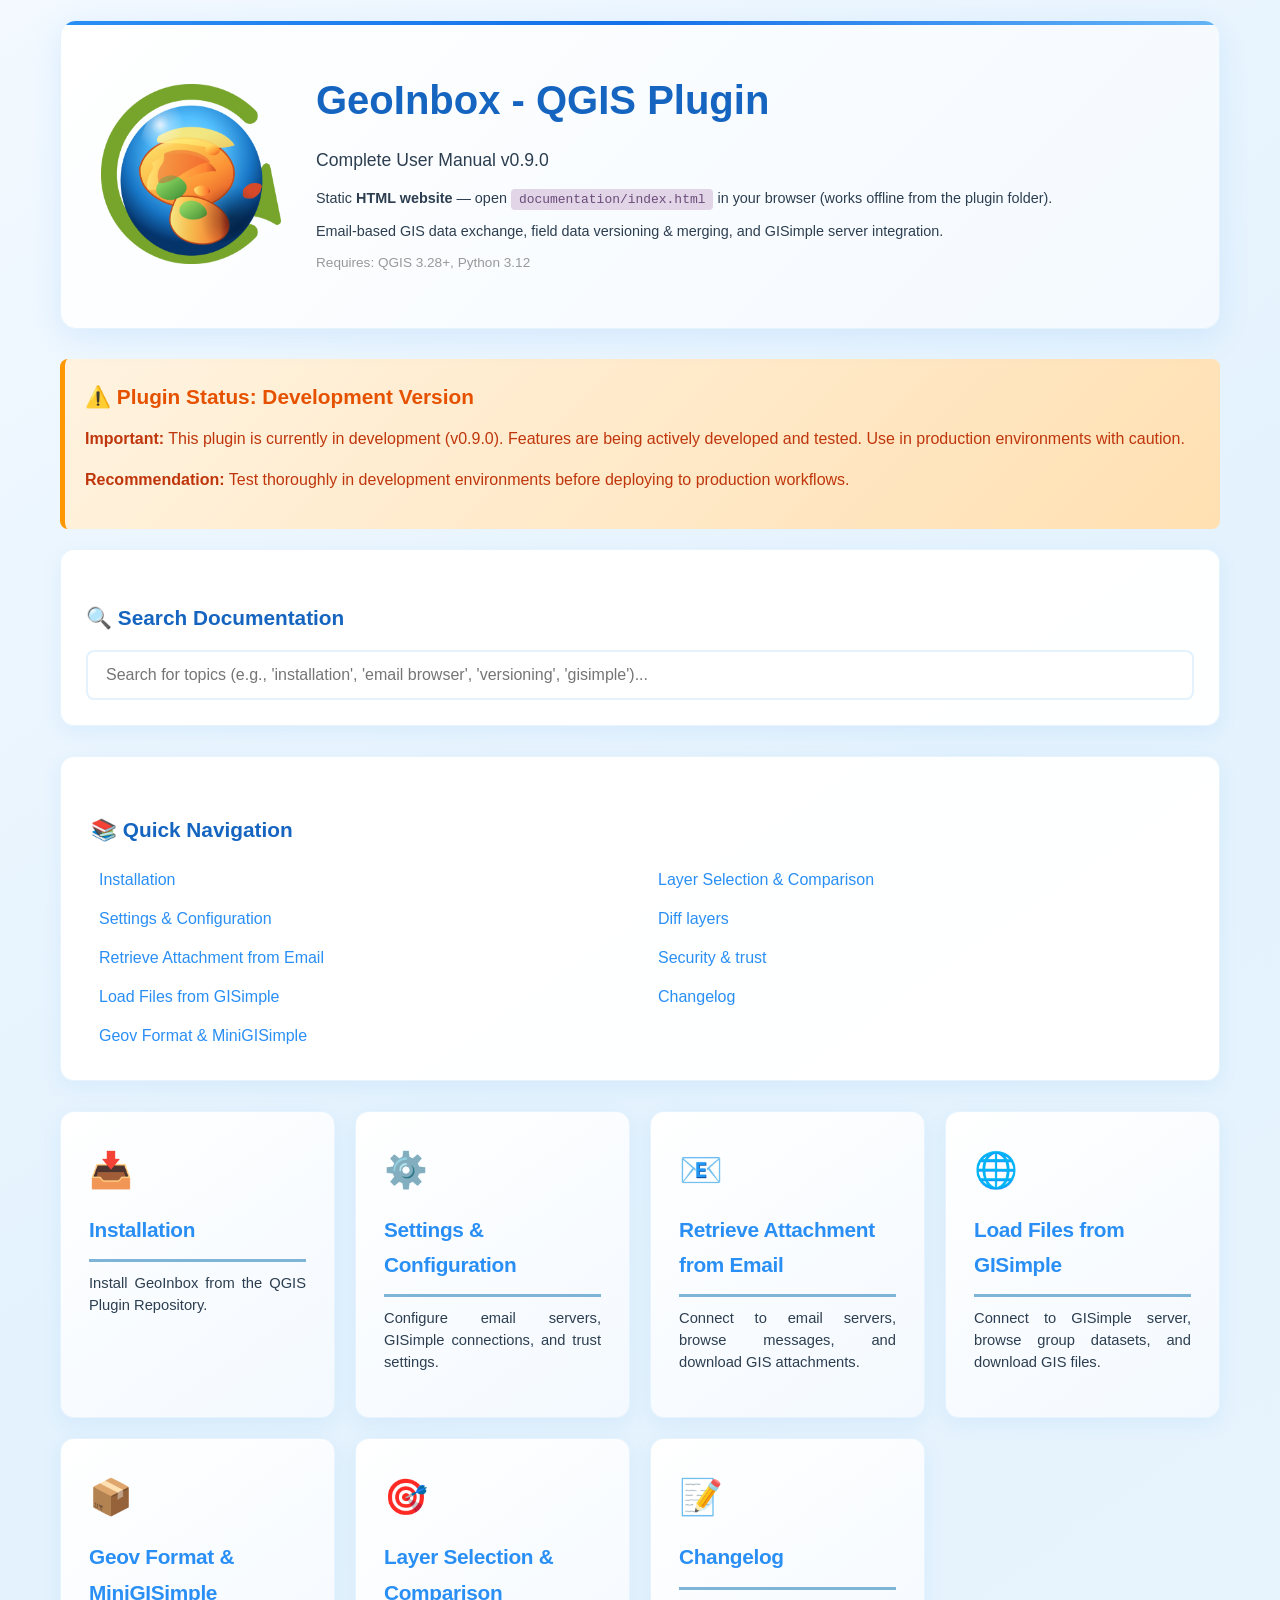
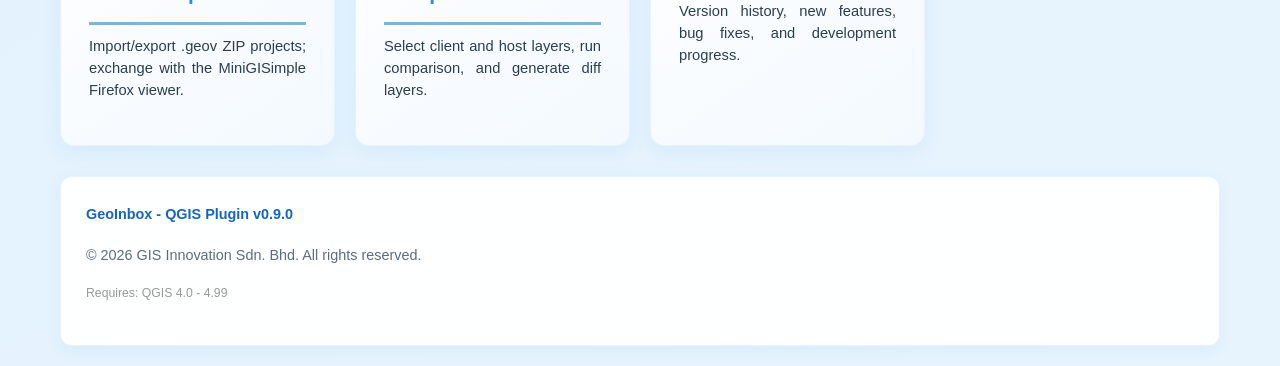
<file: Version/documentation/index.html>
<!DOCTYPE html>
<html lang="en">
<head>
    <meta charset="UTF-8">
    <meta name="viewport" content="width=device-width, initial-scale=1.0">
    <title>GeoInbox - QGIS Plugin Documentation | Email-based GIS Data Exchange</title>
    <meta name="description" content="GeoInbox - Complete user manual for QGIS plugin. Email-based GIS data exchange, versioning, and GISimple server integration.">
    <meta name="keywords" content="QGIS, GeoInbox, email GIS, data versioning, GISimple, geospatial data management">
    <link rel="stylesheet" href="style.css">
    <style>
        /* GeoInbox Theme - Index page */
        :root {
            --geoinbox-primary: #2a8ff5;
            --geoinbox-secondary: #1470ea;
            --geoinbox-light: #e3f2fd;
            --geoinbox-lighter: #f3f9ff;
            --geoinbox-dark: #1565c0;
            --geoinbox-text: #2c3e50;
        }
        
        body {
            background: linear-gradient(145deg, var(--geoinbox-lighter) 0%, var(--geoinbox-light) 50%, #e8f4fd 100%);
        }
        
        header {
            background: linear-gradient(135deg, rgba(255,255,255,0.98) 0%, rgba(243,249,255,0.98) 100%);
            padding: 45px 40px;
            border-radius: 16px;
            box-shadow: 0 8px 32px rgba(42,143,245,0.12);
            margin-bottom: 30px;
            display: flex;
            align-items: center;
            gap: 35px;
            border: 1px solid rgba(227,242,253,0.9);
            position: relative;
            overflow: hidden;
        }
        
        header::before {
            content: '';
            position: absolute;
            top: 0;
            left: 0;
            right: 0;
            height: 4px;
            background: linear-gradient(90deg, var(--geoinbox-primary), var(--geoinbox-secondary), #64b5f6);
        }
        
        header img {
            flex-shrink: 0;
            width: 180px;
            height: 180px;
            border-radius: 12px;
        }
        
        header > div:last-child {
            flex: 1;
        }
        
        header h1 {
            color: var(--geoinbox-dark);
            font-size: clamp(1.5em, 5vw, 2.5em);
            margin-bottom: 12px;
            text-align: left;
            font-weight: 600;
        }
        
        header p {
            color: var(--geoinbox-text);
            font-size: clamp(0.9em, 2vw, 1.1em);
            text-align: left;
            margin-bottom: 8px;
        }
        
        .nav-grid {
            display: grid;
            grid-template-columns: repeat(auto-fit, minmax(220px, 1fr));
            gap: 20px;
            margin-bottom: 30px;
        }
        
        .nav-card {
            background: linear-gradient(145deg, #FFFFFF 0%, var(--geoinbox-lighter) 100%);
            padding: 28px;
            border-radius: 14px;
            box-shadow: 0 6px 20px rgba(42,143,245,0.08);
            transition: all 0.3s ease;
            cursor: pointer;
            text-decoration: none;
            color: inherit;
            display: block;
            border: 1px solid rgba(227,242,253,0.8);
        }
        
        .nav-card:hover {
            transform: translateY(-5px);
            box-shadow: 0 12px 32px rgba(42,143,245,0.15);
            text-decoration: none;
            background: linear-gradient(145deg, #FFFFFF 0%, #FFFFFF 100%);
            border-color: var(--geoinbox-secondary);
        }
        
        .nav-card h2 {
            color: var(--geoinbox-primary);
            margin-bottom: 10px;
            font-size: 1.3em;
            font-weight: 600;
        }
        
        .nav-card:hover h2 {
            color: var(--geoinbox-dark);
        }
        
        .nav-card p {
            color: var(--geoinbox-text);
            font-size: 0.92em;
            line-height: 1.5;
        }
        
        .nav-card .icon {
            font-size: 2.2em;
            margin-bottom: 12px;
        }
        
        footer {
            background: rgba(255, 255, 255, 0.95);
            padding: 25px;
            border-radius: 12px;
            text-align: center;
            color: #7F8C8D;
            margin-top: 30px;
            box-shadow: 0 4px 16px rgba(42,143,245,0.08);
            border: 1px solid rgba(227,242,253,0.8);
        }
        
        footer strong {
            color: var(--geoinbox-dark);
        }
        
        .quick-links {
            background: rgba(255, 255, 255, 0.97);
            padding: 30px;
            border-radius: 14px;
            margin-bottom: 30px;
            box-shadow: 0 6px 20px rgba(42,143,245,0.08);
            border: 1px solid rgba(227,242,253,0.8);
        }
        
        .quick-links h3 {
            color: var(--geoinbox-dark);
            margin-bottom: 18px;
            font-weight: 600;
        }
        
        .quick-links ul {
            list-style: none;
            columns: 2;
            gap: 20px;
            margin: 0;
            padding: 0;
        }
        
        .quick-links li {
            margin-bottom: 12px;
        }
        
        .quick-links a {
            color: var(--geoinbox-primary);
            text-decoration: none;
            font-weight: 500;
            transition: all 0.2s ease;
            padding: 4px 8px;
            border-radius: 4px;
        }
        
        .quick-links a:hover {
            color: var(--geoinbox-dark);
            background: var(--geoinbox-light);
            text-decoration: none;
        }
        
        .search-box {
            background: rgba(255, 255, 255, 0.97);
            padding: 25px;
            border-radius: 14px;
            margin-bottom: 30px;
            box-shadow: 0 6px 20px rgba(42,143,245,0.08);
            border: 1px solid rgba(227,242,253,0.8);
        }
        
        .search-box h3 {
            color: var(--geoinbox-dark);
            margin-bottom: 15px;
            font-weight: 600;
        }
        
        .search-box input {
            width: 100%;
            padding: 14px 18px;
            border: 2px solid var(--geoinbox-light);
            border-radius: 8px;
            font-size: 1em;
            box-sizing: border-box;
            transition: all 0.2s ease;
        }
        
        .search-box input:focus {
            outline: none;
            border-color: var(--geoinbox-secondary);
            box-shadow: 0 0 8px rgba(42,143,245,0.25);
        }
        
        .search-results {
            display: none;
            margin-top: 20px;
            padding: 18px;
            background: linear-gradient(135deg, var(--geoinbox-lighter) 0%, var(--geoinbox-light) 100%);
            border-radius: 8px;
            border-left: 4px solid var(--geoinbox-secondary);
        }
        
        .search-results.active {
            display: block;
        }
        
        .search-results ul {
            list-style: none;
            margin: 0;
            padding: 0;
        }
        
        .search-results li {
            padding: 10px 0;
            border-bottom: 1px solid rgba(42,143,245,0.1);
        }
        
        .search-results li:last-child {
            border-bottom: none;
        }
        
        .search-results a {
            color: var(--geoinbox-primary);
            text-decoration: none;
            font-weight: 500;
        }
        
        .search-results a:hover {
            color: var(--geoinbox-secondary);
            text-decoration: underline;
        }
        
        @media (max-width: 768px) {
            header {
                flex-direction: column;
                text-align: center;
                padding: 30px 25px;
            }
            
            header img {
                width: 120px;
                height: 120px;
            }
            
            header h1, header p {
                text-align: center;
            }
            
            .quick-links ul {
                columns: 1;
            }
        }
    </style>
</head>
<body id="top">
    <div class="container">
        <header>
            <img src="images/logo.png" alt="GeoInbox Logo">
            <div>
                <h1>GeoInbox - QGIS Plugin</h1>
                <p>Complete User Manual v0.9.0</p>
                <p style="font-size: 0.9em; margin-top: 10px;">Static <strong>HTML website</strong> — open <code>documentation/index.html</code> in your browser (works offline from the plugin folder).</p>
                <p style="font-size: 0.9em; margin-top: 6px;">Email-based GIS data exchange, field data versioning &amp; merging, and GISimple server integration.</p>
                <p style="font-size: 0.85em; margin-top: 5px; color: #999;">Requires: QGIS 3.28+, Python 3.12</p>
            </div>
        </header>
        
        <div class="warning" style="background: linear-gradient(135deg, #FFF3E0 0%, #FFE0B2 100%); border-left: 5px solid #FF9800; padding: 20px; margin: 20px 0; border-radius: 8px;">
            <h3 style="color: #E65100; margin-top: 0;">⚠️ Plugin Status: Development Version</h3>
            <p style="color: #BF360C; font-size: 1em; line-height: 1.6;">
                <strong>Important:</strong> This plugin is currently in development (v0.9.0). 
                Features are being actively developed and tested. Use in production environments with caution.
            </p>
            <p style="color: #BF360C; font-size: 1em; line-height: 1.6;">
                <strong>Recommendation:</strong> Test thoroughly in development environments before deploying to production workflows.
            </p>
        </div>
        
        <div class="search-box">
            <h3>🔍 Search Documentation</h3>
            <input type="text" id="searchInput" placeholder="Search for topics (e.g., 'installation', 'email browser', 'versioning', 'gisimple')..." />
            <div id="searchResults" class="search-results"></div>
        </div>
        
        <div class="quick-links">
            <h3>📚 Quick Navigation</h3>
            <ul>
                <li><a href="02-installation.html">Installation</a></li>
                <li><a href="10-settings.html">Settings & Configuration</a></li>
                <li><a href="03-email-browser.html">Retrieve Attachment from Email</a></li>
                <li><a href="05-gisimple.html">Load Files from GISimple</a></li>
                <li><a href="13-geov-minigisimple.html">Geov Format &amp; MiniGISimple</a></li>
                <li><a href="04-versioning.html">Layer Selection & Comparison</a></li>
                <li><a href="05-diff-layers.html">Diff layers</a></li>
                <li><a href="07-security.html">Security &amp; trust</a></li>
                <li><a href="12-changelog.html">Changelog</a></li>
            </ul>
        </div>
        
        <div class="nav-grid">
            <a href="02-installation.html" class="nav-card">
                <div class="icon">📥</div>
                <h2>Installation</h2>
                <p>Install GeoInbox from the QGIS Plugin Repository.</p>
            </a>
            
            <a href="10-settings.html" class="nav-card">
                <div class="icon">⚙️</div>
                <h2>Settings & Configuration</h2>
                <p>Configure email servers, GISimple connections, and trust settings.</p>
            </a>
            
            <a href="03-email-browser.html" class="nav-card">
                <div class="icon">📧</div>
                <h2>Retrieve Attachment from Email</h2>
                <p>Connect to email servers, browse messages, and download GIS attachments.</p>
            </a>
            
            <a href="05-gisimple.html" class="nav-card">
                <div class="icon">🌐</div>
                <h2>Load Files from GISimple</h2>
                <p>Connect to GISimple server, browse group datasets, and download GIS files.</p>
            </a>

            <a href="13-geov-minigisimple.html" class="nav-card">
                <div class="icon">📦</div>
                <h2>Geov Format &amp; MiniGISimple</h2>
                <p>Import/export .geov ZIP projects; exchange with the MiniGISimple Firefox viewer.</p>
            </a>
            
            <a href="04-versioning.html" class="nav-card">
                <div class="icon">🎯</div>
                <h2>Layer Selection & Comparison</h2>
                <p>Select client and host layers, run comparison, and generate diff layers.</p>
            </a>
            
            <a href="12-changelog.html" class="nav-card">
                <div class="icon">📝</div>
                <h2>Changelog</h2>
                <p>Version history, new features, bug fixes, and development progress.</p>
            </a>
        </div>
        
        <footer>
            <p><strong>GeoInbox - QGIS Plugin v0.9.0</strong></p>
            <p>&copy; 2026 GIS Innovation Sdn. Bhd. All rights reserved.</p>
            <p style="font-size: 0.85em; color: #999;">Requires: QGIS 4.0 - 4.99</p>
        </footer>
    </div>
    
    <script>
        // Search functionality
        const searchData = [
            { title: "Overview", url: "01-overview.html", keywords: ["overview", "features", "introduction", "geoinbox", "email gis"] },
            { title: "Installation", url: "02-installation.html", keywords: ["installation", "install", "setup", "requirements", "qgis"] },
            { title: "Email Browser", url: "03-email-browser.html", keywords: ["email", "browser", "imap", "pop3", "attachments", "mailbox"] },
            { title: "Data Versioning", url: "04-versioning.html", keywords: ["versioning", "version", "compare", "diff", "changes", "merge"] },
            { title: "Diff Layers", url: "05-diff-layers.html", keywords: ["diff", "layers", "visualization", "changes", "geometry", "attributes"] },
            { title: "GISimple Integration", url: "05-gisimple.html", keywords: ["gisimple", "server", "integration", "authentication", "sync"] },
            { title: "Geov Format & MiniGISimple", url: "13-geov-minigisimple.html", keywords: ["geov", "minigisimple", "firefox", "import", "export", "drop", "paste", "project.json", "geojson zip"] },
            { title: "Security & Trust", url: "07-security.html", keywords: ["security", "trust", "authentication", "credentials", "safety"] },
            { title: "Host Connectors", url: "08-connectors.html", keywords: ["connectors", "geopackage", "postgis", "database", "transactional"] },
            { title: "Architecture", url: "09-architecture.html", keywords: ["architecture", "technical", "components", "structure", "design"] },
            { title: "Settings", url: "10-settings.html", keywords: ["settings", "configuration", "options", "preferences"] },
            { title: "Glossary", url: "11-glossary.html", keywords: ["glossary", "terms", "definitions", "keywords"] },
            { title: "Changelog", url: "12-changelog.html", keywords: ["changelog", "version", "history", "updates", "changes"] }
        ];
        
        const searchInput = document.getElementById('searchInput');
        const searchResults = document.getElementById('searchResults');
        
        searchInput.addEventListener('input', function() {
            const query = this.value.toLowerCase().trim();
            
            if (query.length === 0) {
                searchResults.classList.remove('active');
                return;
            }
            
            const results = searchData.filter(item => {
                return item.keywords.some(keyword => keyword.includes(query)) || 
                       item.title.toLowerCase().includes(query);
            });
            
            if (results.length > 0) {
                let html = '<strong>Search Results:</strong><ul>';
                results.forEach(result => {
                    html += `<li><a href="${result.url}">${result.title}</a></li>`;
                });
                html += '</ul>';
                searchResults.innerHTML = html;
                searchResults.classList.add('active');
            } else {
                searchResults.innerHTML = '<p style="color: #999;">No results found. Try different keywords.</p>';
                searchResults.classList.add('active');
            }
        });
    </script>
    
    <!-- Back to Top Button -->
    <a href="#top" class="back-to-top" id="backToTop" title="Back to Top">↑</a>
    
    <script>
        window.addEventListener('scroll', function() {
            var backToTop = document.getElementById('backToTop');
            if (window.scrollY > 300) {
                backToTop.classList.add('visible');
            } else {
                backToTop.classList.remove('visible');
            }
        });
    </script>
</body>
</html>
</file>
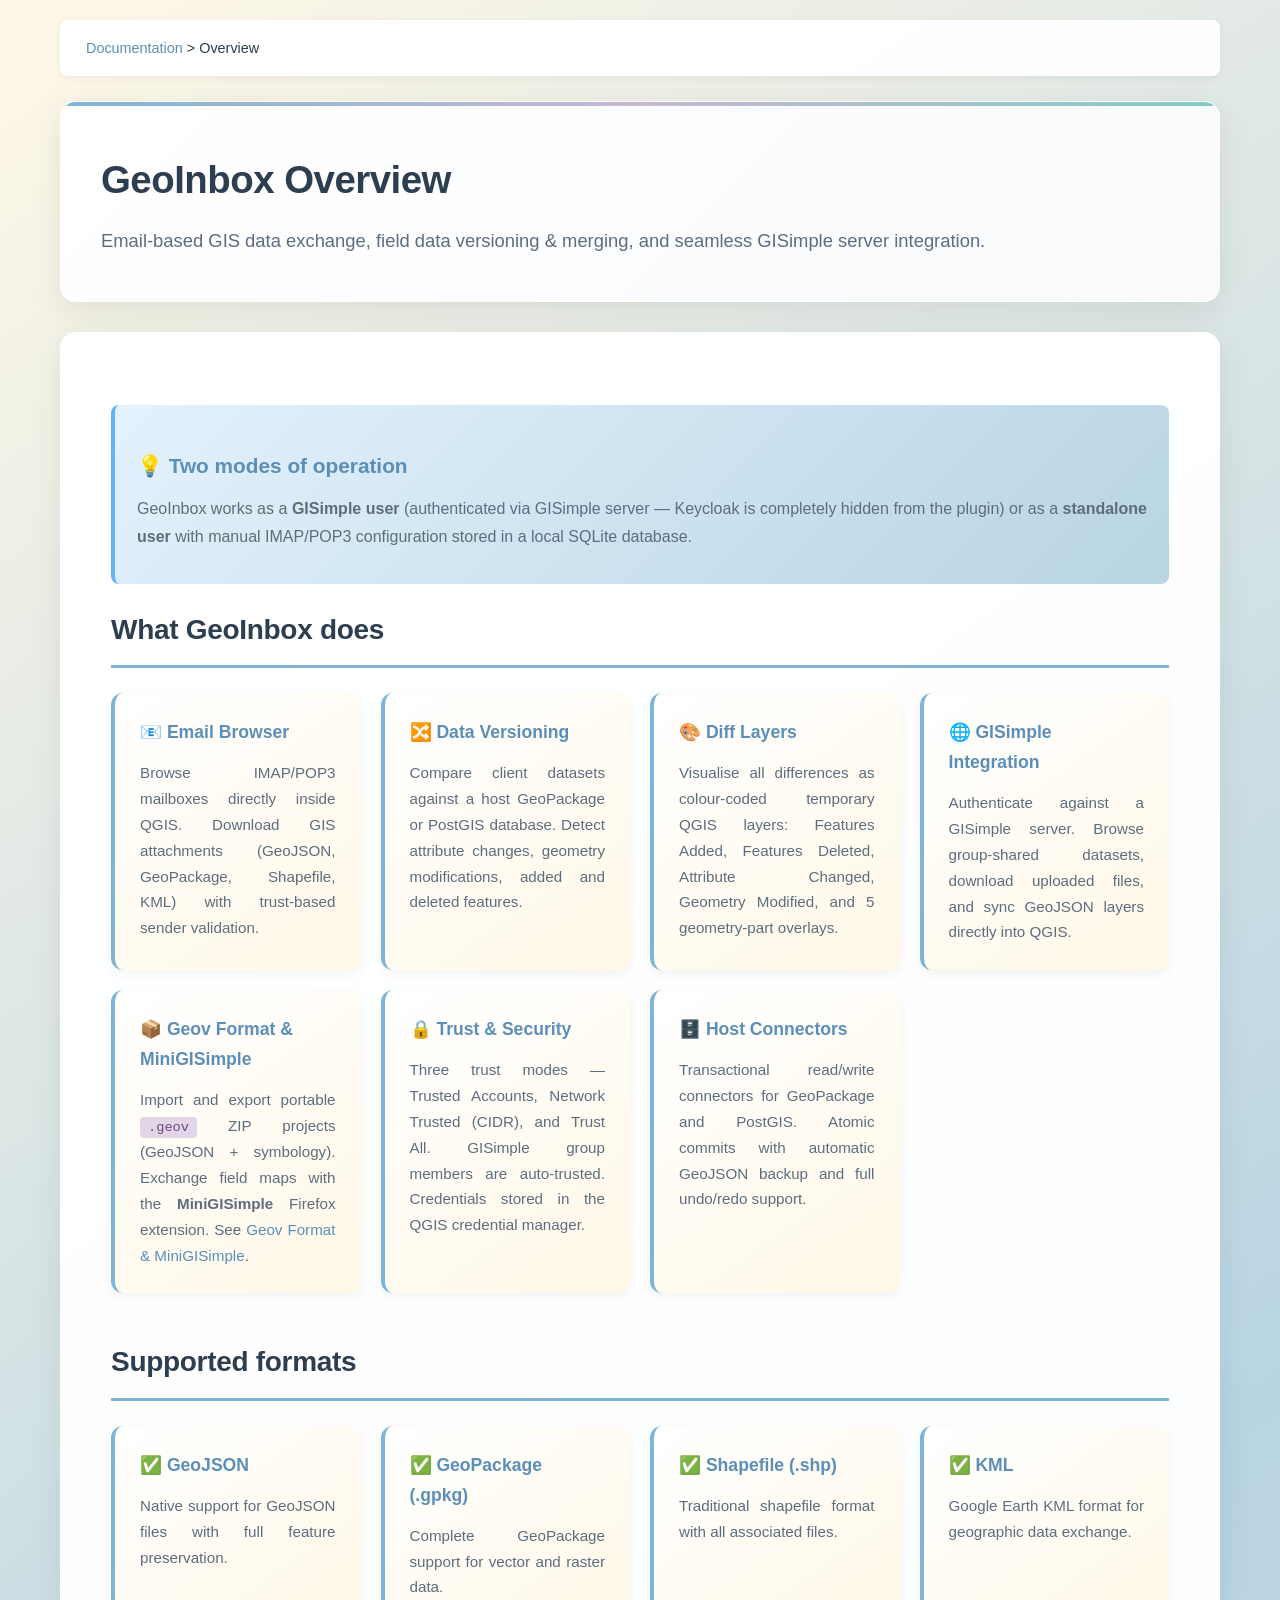
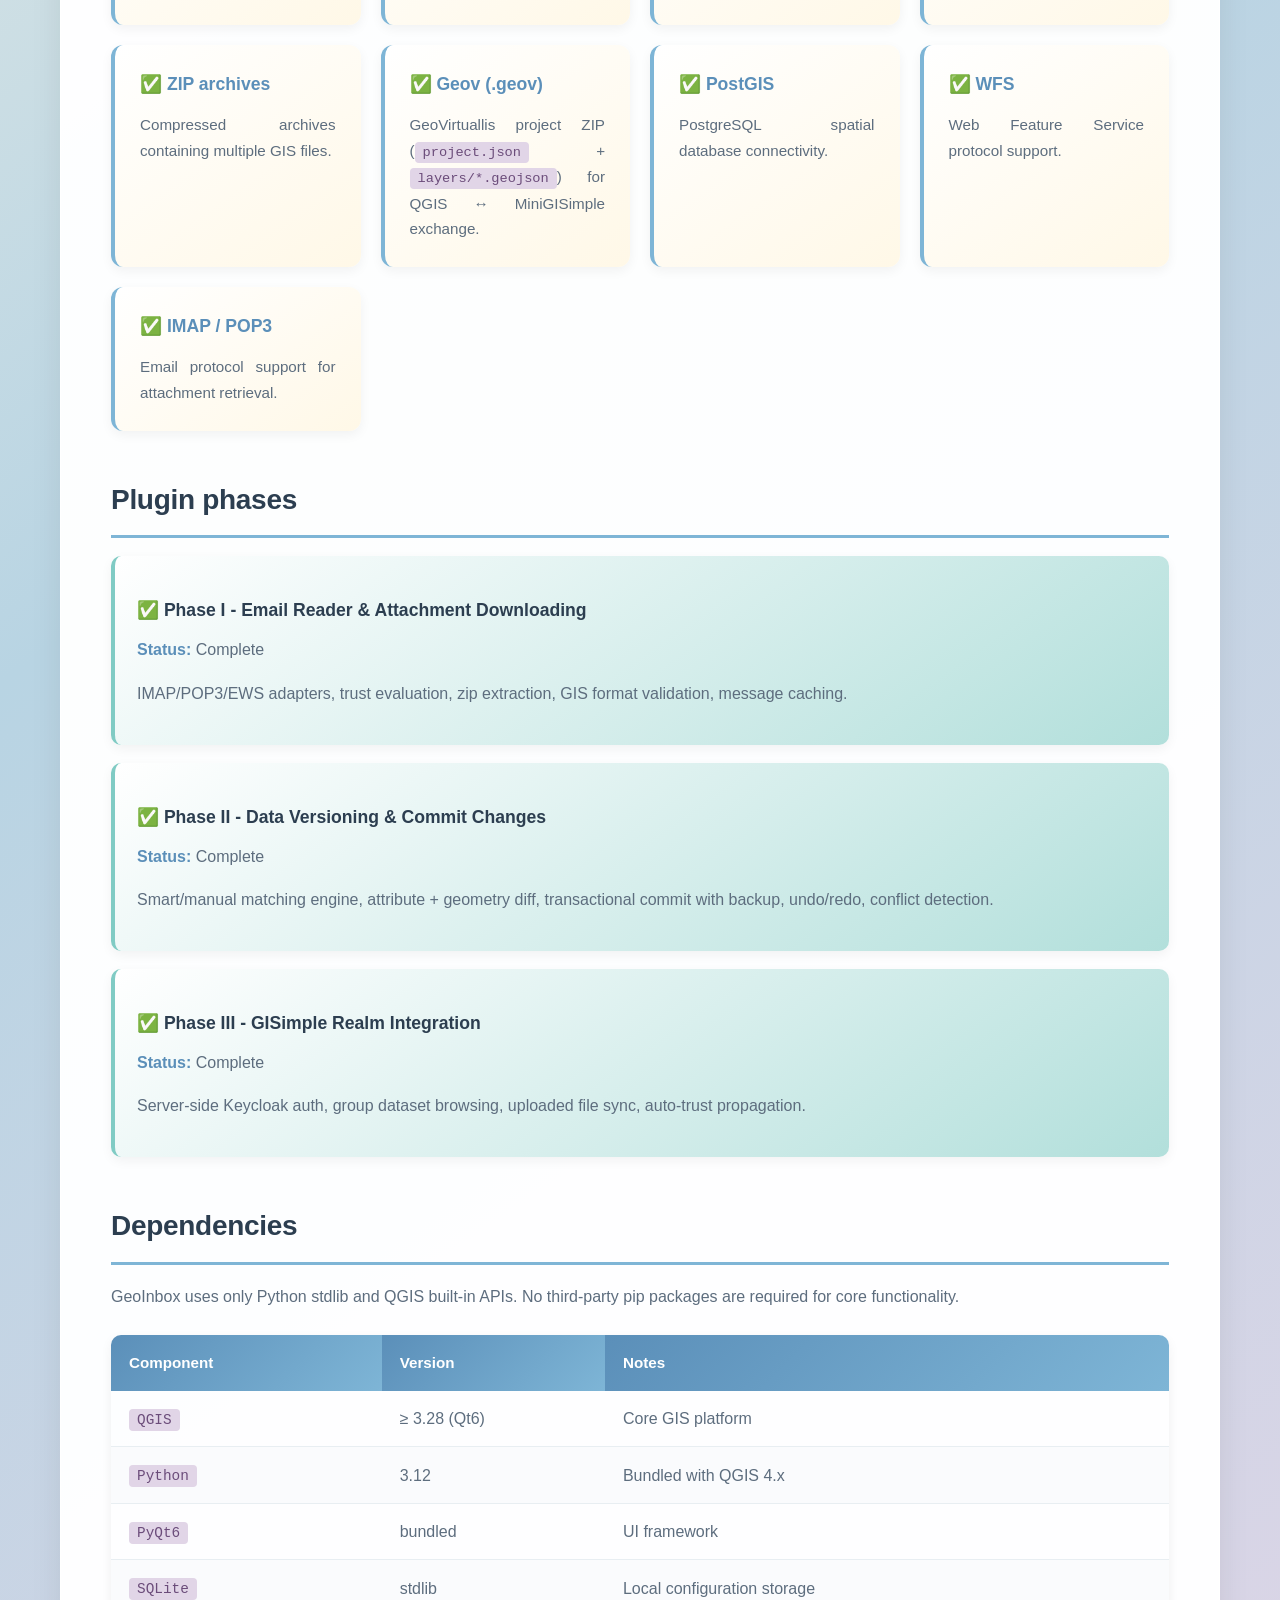
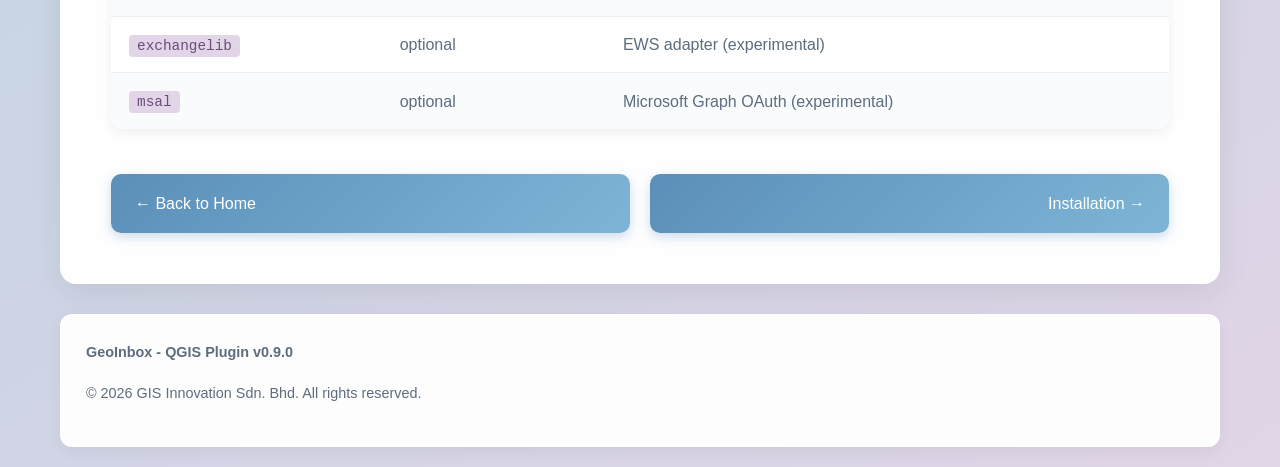
<file: Version/documentation/01-overview.html>
<!DOCTYPE html>
<html lang="en">
<head>
    <meta charset="UTF-8">
    <meta name="viewport" content="width=device-width, initial-scale=1.0">
    <title>Overview - GeoInbox Documentation</title>
    <meta name="description" content="GeoInbox overview - Features, supported formats, and plugin phases for email-based GIS data exchange.">
    <link rel="stylesheet" href="style.css">
</head>
<body id="top">
    <div class="container">
        <div class="breadcrumb">
            <a href="index.html">Documentation</a> > Overview
        </div>
        
        <div class="page-header">
            <h1>GeoInbox Overview</h1>
            <p>Email-based GIS data exchange, field data versioning & merging, and seamless GISimple server integration.</p>
        </div>
        
        <div class="content">
            <div class="note">
                <h3>💡 Two modes of operation</h3>
                <p>GeoInbox works as a <strong>GISimple user</strong> (authenticated via GISimple server — Keycloak is completely hidden from the plugin) or as a <strong>standalone user</strong> with manual IMAP/POP3 configuration stored in a local SQLite database.</p>
            </div>

            <section>
                <h2>What GeoInbox does</h2>
                <div class="feature-grid">
                    <div class="feature-card">
                        <h3>📧 Email Browser</h3>
                        <p>Browse IMAP/POP3 mailboxes directly inside QGIS. Download GIS attachments (GeoJSON, GeoPackage, Shapefile, KML) with trust-based sender validation.</p>
                    </div>
                    
                    <div class="feature-card">
                        <h3>🔀 Data Versioning</h3>
                        <p>Compare client datasets against a host GeoPackage or PostGIS database. Detect attribute changes, geometry modifications, added and deleted features.</p>
                    </div>
                    
                    <div class="feature-card">
                        <h3>🎨 Diff Layers</h3>
                        <p>Visualise all differences as colour-coded temporary QGIS layers: Features Added, Features Deleted, Attribute Changed, Geometry Modified, and 5 geometry-part overlays.</p>
                    </div>
                    
                    <div class="feature-card">
                        <h3>🌐 GISimple Integration</h3>
                        <p>Authenticate against a GISimple server. Browse group-shared datasets, download uploaded files, and sync GeoJSON layers directly into QGIS.</p>
                    </div>

                    <div class="feature-card">
                        <h3>📦 Geov Format &amp; MiniGISimple</h3>
                        <p>Import and export portable <code>.geov</code> ZIP projects (GeoJSON + symbology). Exchange field maps with the <strong>MiniGISimple</strong> Firefox extension. See <a href="13-geov-minigisimple.html">Geov Format &amp; MiniGISimple</a>.</p>
                    </div>
                    
                    <div class="feature-card">
                        <h3>🔒 Trust & Security</h3>
                        <p>Three trust modes — Trusted Accounts, Network Trusted (CIDR), and Trust All. GISimple group members are auto-trusted. Credentials stored in the QGIS credential manager.</p>
                    </div>
                    
                    <div class="feature-card">
                        <h3>🗄️ Host Connectors</h3>
                        <p>Transactional read/write connectors for GeoPackage and PostGIS. Atomic commits with automatic GeoJSON backup and full undo/redo support.</p>
                    </div>
                </div>
            </section>

            <section>
                <h2>Supported formats</h2>
                <div class="feature-grid">
                    <div class="feature-card">
                        <h3>✅ GeoJSON</h3>
                        <p>Native support for GeoJSON files with full feature preservation.</p>
                    </div>
                    <div class="feature-card">
                        <h3>✅ GeoPackage (.gpkg)</h3>
                        <p>Complete GeoPackage support for vector and raster data.</p>
                    </div>
                    <div class="feature-card">
                        <h3>✅ Shapefile (.shp)</h3>
                        <p>Traditional shapefile format with all associated files.</p>
                    </div>
                    <div class="feature-card">
                        <h3>✅ KML</h3>
                        <p>Google Earth KML format for geographic data exchange.</p>
                    </div>
                    <div class="feature-card">
                        <h3>✅ ZIP archives</h3>
                        <p>Compressed archives containing multiple GIS files.</p>
                    </div>
                    <div class="feature-card">
                        <h3>✅ Geov (.geov)</h3>
                        <p>GeoVirtuallis project ZIP (<code>project.json</code> + <code>layers/*.geojson</code>) for QGIS ↔ MiniGISimple exchange.</p>
                    </div>
                    <div class="feature-card">
                        <h3>✅ PostGIS</h3>
                        <p>PostgreSQL spatial database connectivity.</p>
                    </div>
                    <div class="feature-card">
                        <h3>✅ WFS</h3>
                        <p>Web Feature Service protocol support.</p>
                    </div>
                    <div class="feature-card">
                        <h3>✅ IMAP / POP3</h3>
                        <p>Email protocol support for attachment retrieval.</p>
                    </div>
                </div>
            </section>

            <section>
                <h2>Plugin phases</h2>
                <div class="step-box">
                    <h4>✅ Phase I - Email Reader & Attachment Downloading</h4>
                    <p><strong>Status:</strong> Complete</p>
                    <p>IMAP/POP3/EWS adapters, trust evaluation, zip extraction, GIS format validation, message caching.</p>
                </div>
                
                <div class="step-box">
                    <h4>✅ Phase II - Data Versioning & Commit Changes</h4>
                    <p><strong>Status:</strong> Complete</p>
                    <p>Smart/manual matching engine, attribute + geometry diff, transactional commit with backup, undo/redo, conflict detection.</p>
                </div>
                
                <div class="step-box">
                    <h4>✅ Phase III - GISimple Realm Integration</h4>
                    <p><strong>Status:</strong> Complete</p>
                    <p>Server-side Keycloak auth, group dataset browsing, uploaded file sync, auto-trust propagation.</p>
                </div>
            </section>

            <section>
                <h2>Dependencies</h2>
                <p>GeoInbox uses only Python stdlib and QGIS built-in APIs. No third-party pip packages are required for core functionality.</p>
                
                <table class="format-table">
                    <thead>
                        <tr>
                            <th>Component</th>
                            <th>Version</th>
                            <th>Notes</th>
                        </tr>
                    </thead>
                    <tbody>
                        <tr>
                            <td><code>QGIS</code></td>
                            <td>≥ 3.28 (Qt6)</td>
                            <td>Core GIS platform</td>
                        </tr>
                        <tr>
                            <td><code>Python</code></td>
                            <td>3.12</td>
                            <td>Bundled with QGIS 4.x</td>
                        </tr>
                        <tr>
                            <td><code>PyQt6</code></td>
                            <td>bundled</td>
                            <td>UI framework</td>
                        </tr>
                        <tr>
                            <td><code>SQLite</code></td>
                            <td>stdlib</td>
                            <td>Local configuration storage</td>
                        </tr>
                        <tr>
                            <td><code>exchangelib</code></td>
                            <td>optional</td>
                            <td>EWS adapter (experimental)</td>
                        </tr>
                        <tr>
                            <td><code>msal</code></td>
                            <td>optional</td>
                            <td>Microsoft Graph OAuth (experimental)</td>
                        </tr>
                    </tbody>
                </table>
            </section>

            <div class="nav-buttons">
                <a href="index.html" class="nav-button prev">← Back to Home</a>
                <a href="02-installation.html" class="nav-button next">Installation →</a>
            </div>
        </div>
        
        <footer>
            <p><strong>GeoInbox - QGIS Plugin v0.9.0</strong></p>
            <p>&copy; 2026 GIS Innovation Sdn. Bhd. All rights reserved.</p>
        </footer>
    </div>
    
    <!-- Back to Top Button -->
    <a href="#top" class="back-to-top" id="backToTop" title="Back to Top">↑</a>
    
    <script>
        window.addEventListener('scroll', function() {
            var backToTop = document.getElementById('backToTop');
            if (window.scrollY > 300) {
                backToTop.classList.add('visible');
            } else {
                backToTop.classList.remove('visible');
            }
        });
    </script>
</body>
</html>
</file>
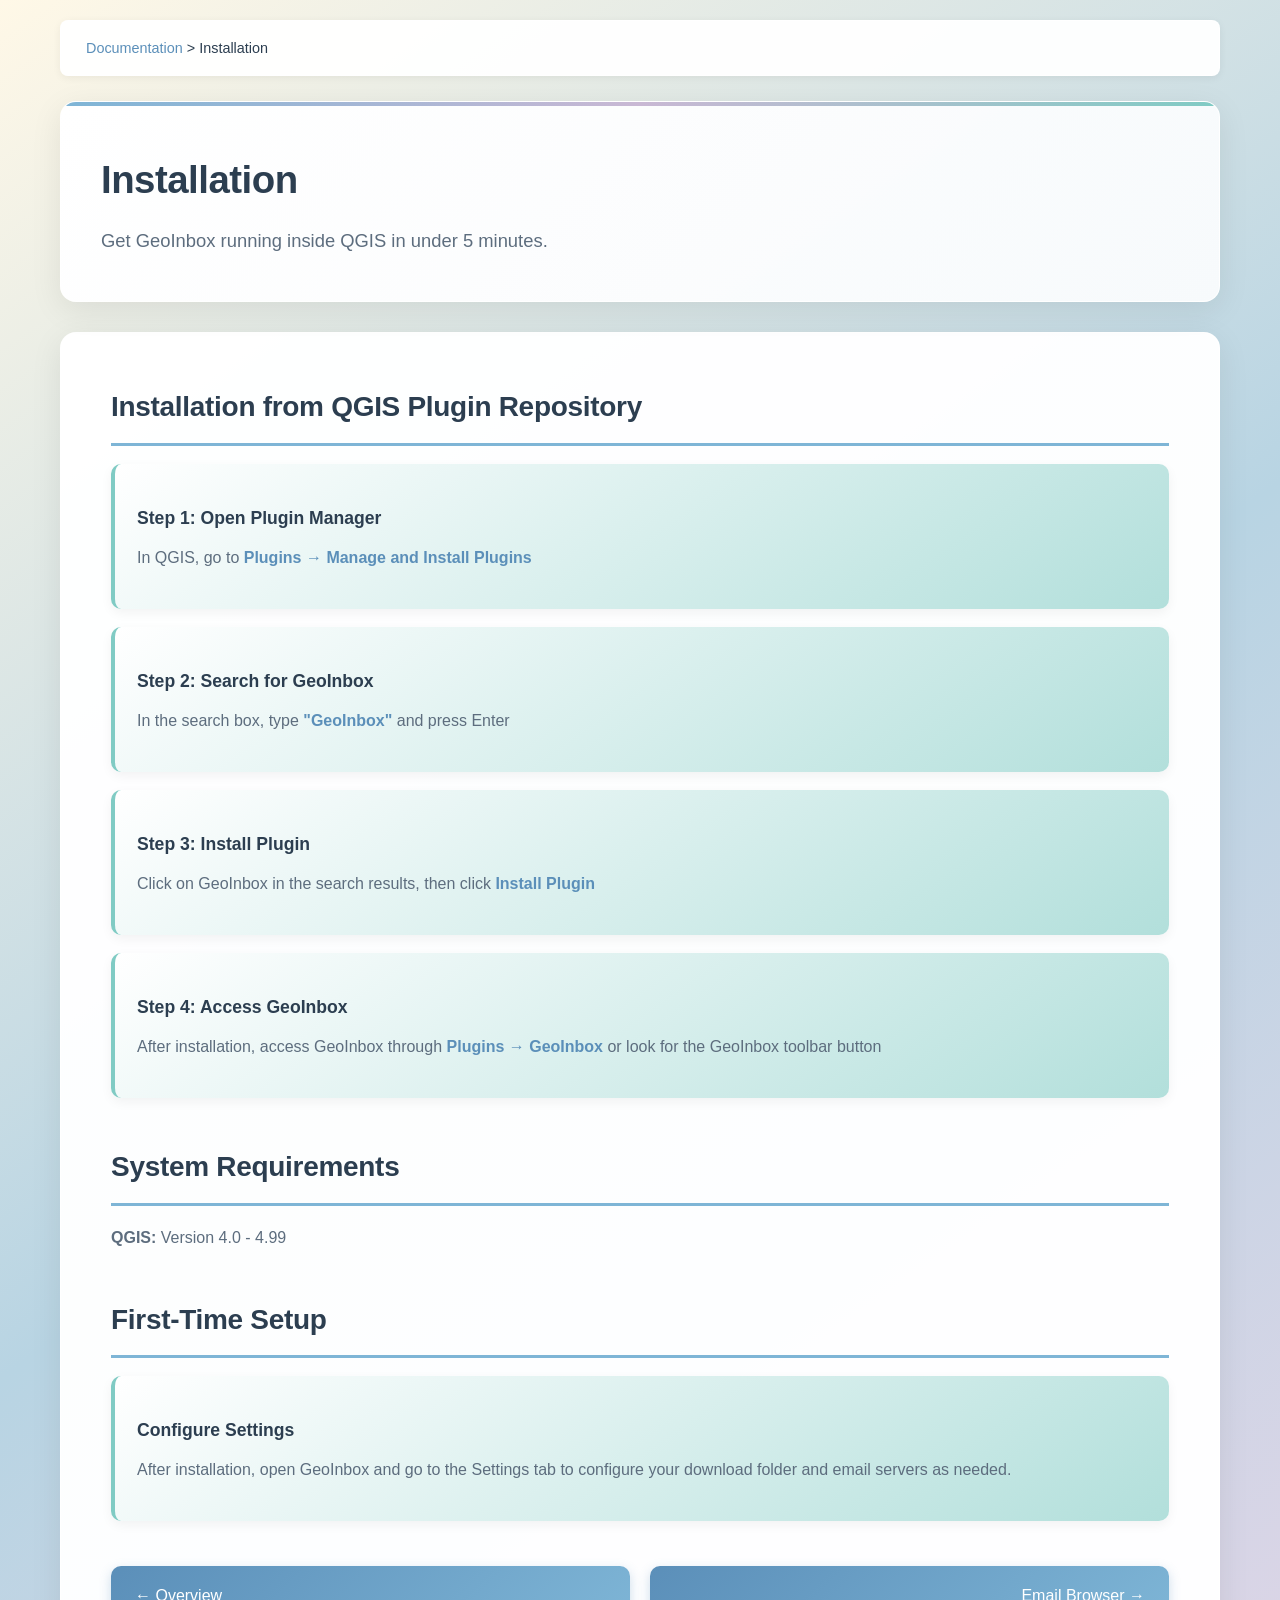
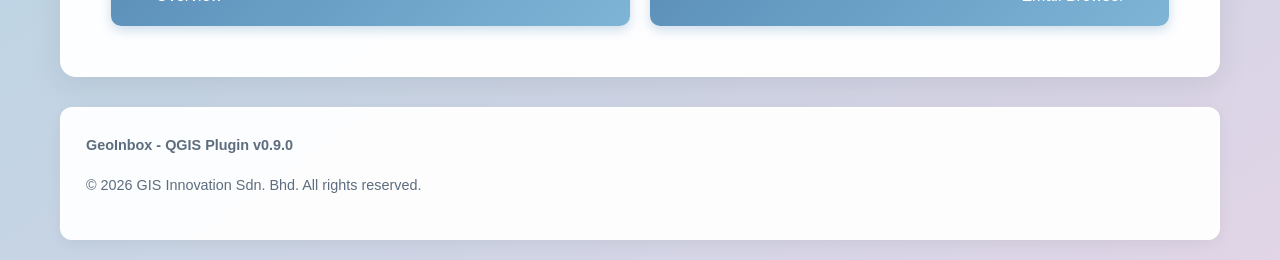
<file: Version/documentation/02-installation.html>
<!DOCTYPE html>
<html lang="en">
<head>
    <meta charset="UTF-8">
    <meta name="viewport" content="width=device-width, initial-scale=1.0">
    <title>Installation - GeoInbox Documentation</title>
    <meta name="description" content="Step-by-step guide to install and configure the GeoInbox plugin in QGIS.">
    <link rel="stylesheet" href="style.css">
</head>
<body id="top">
    <div class="container">
        <div class="breadcrumb">
            <a href="index.html">Documentation</a> > Installation
        </div>
        
        <div class="page-header">
            <h1>Installation</h1>
            <p>Get GeoInbox running inside QGIS in under 5 minutes.</p>
        </div>
        
        <div class="content">
            <section>
                <h2>Installation from QGIS Plugin Repository</h2>
                
                <div class="step-box">
                    <h4>Step 1: Open Plugin Manager</h4>
                    <p>In QGIS, go to <strong>Plugins → Manage and Install Plugins</strong></p>
                </div>
                
                <div class="step-box">
                    <h4>Step 2: Search for GeoInbox</h4>
                    <p>In the search box, type <strong>"GeoInbox"</strong> and press Enter</p>
                </div>
                
                <div class="step-box">
                    <h4>Step 3: Install Plugin</h4>
                    <p>Click on GeoInbox in the search results, then click <strong>Install Plugin</strong></p>
                </div>
                
                <div class="step-box">
                    <h4>Step 4: Access GeoInbox</h4>
                    <p>After installation, access GeoInbox through <strong>Plugins → GeoInbox</strong> or look for the GeoInbox toolbar button</p>
                </div>
            </section>

            <section>
                <h2>System Requirements</h2>
                <p><strong>QGIS:</strong> Version 4.0 - 4.99</p>
            </section>

            <section>
                <h2>First-Time Setup</h2>
                <div class="step-box">
                    <h4>Configure Settings</h4>
                    <p>After installation, open GeoInbox and go to the Settings tab to configure your download folder and email servers as needed.</p>
                </div>
            </section>

            <div class="nav-buttons">
                <a href="01-overview.html" class="nav-button prev">← Overview</a>
                <a href="03-email-browser.html" class="nav-button next">Email Browser →</a>
            </div>
        </div>
        
        <footer>
            <p><strong>GeoInbox - QGIS Plugin v0.9.0</strong></p>
            <p>&copy; 2026 GIS Innovation Sdn. Bhd. All rights reserved.</p>
        </footer>
    </div>
    
    <!-- Back to Top Button -->
    <a href="#top" class="back-to-top" id="backToTop" title="Back to Top">↑</a>
    
    <script>
        window.addEventListener('scroll', function() {
            var backToTop = document.getElementById('backToTop');
            if (window.scrollY > 300) {
                backToTop.classList.add('visible');
            } else {
                backToTop.classList.remove('visible');
            }
        });
    </script>
</body>
</html>
</file>
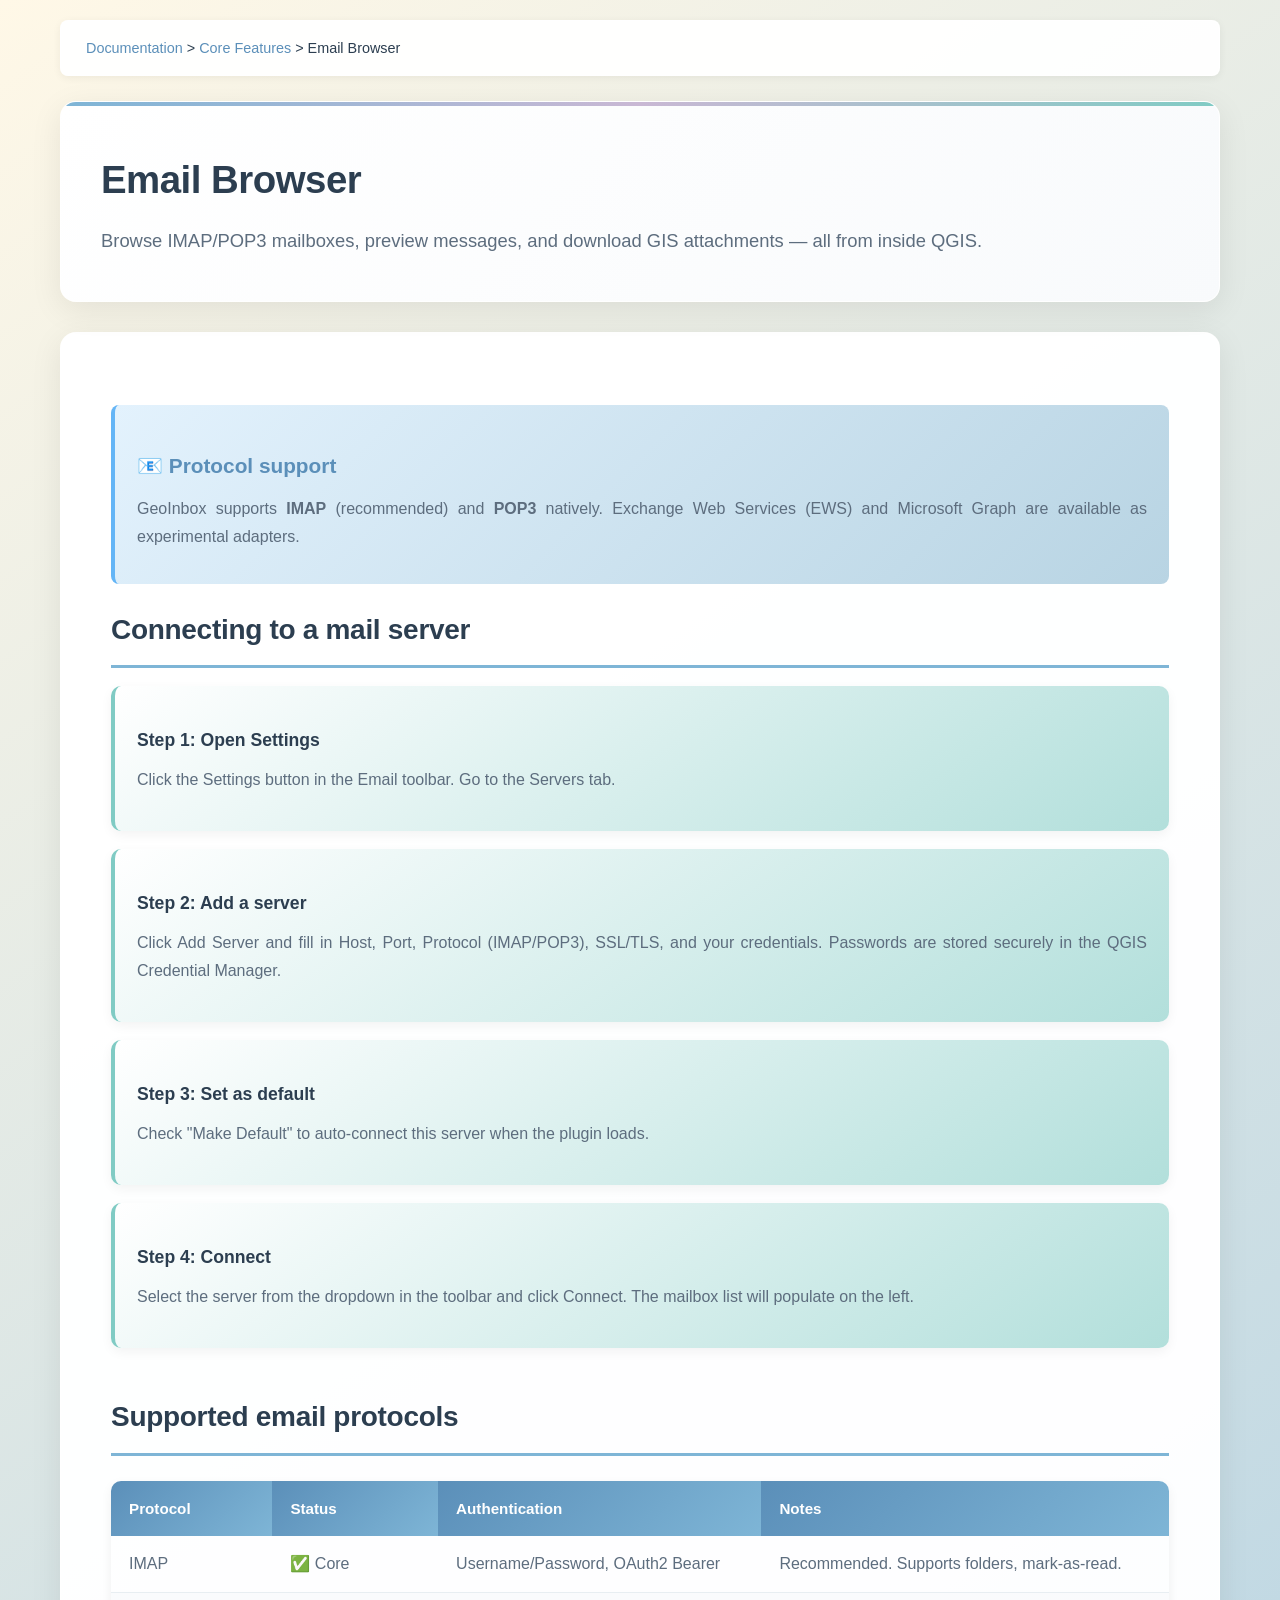
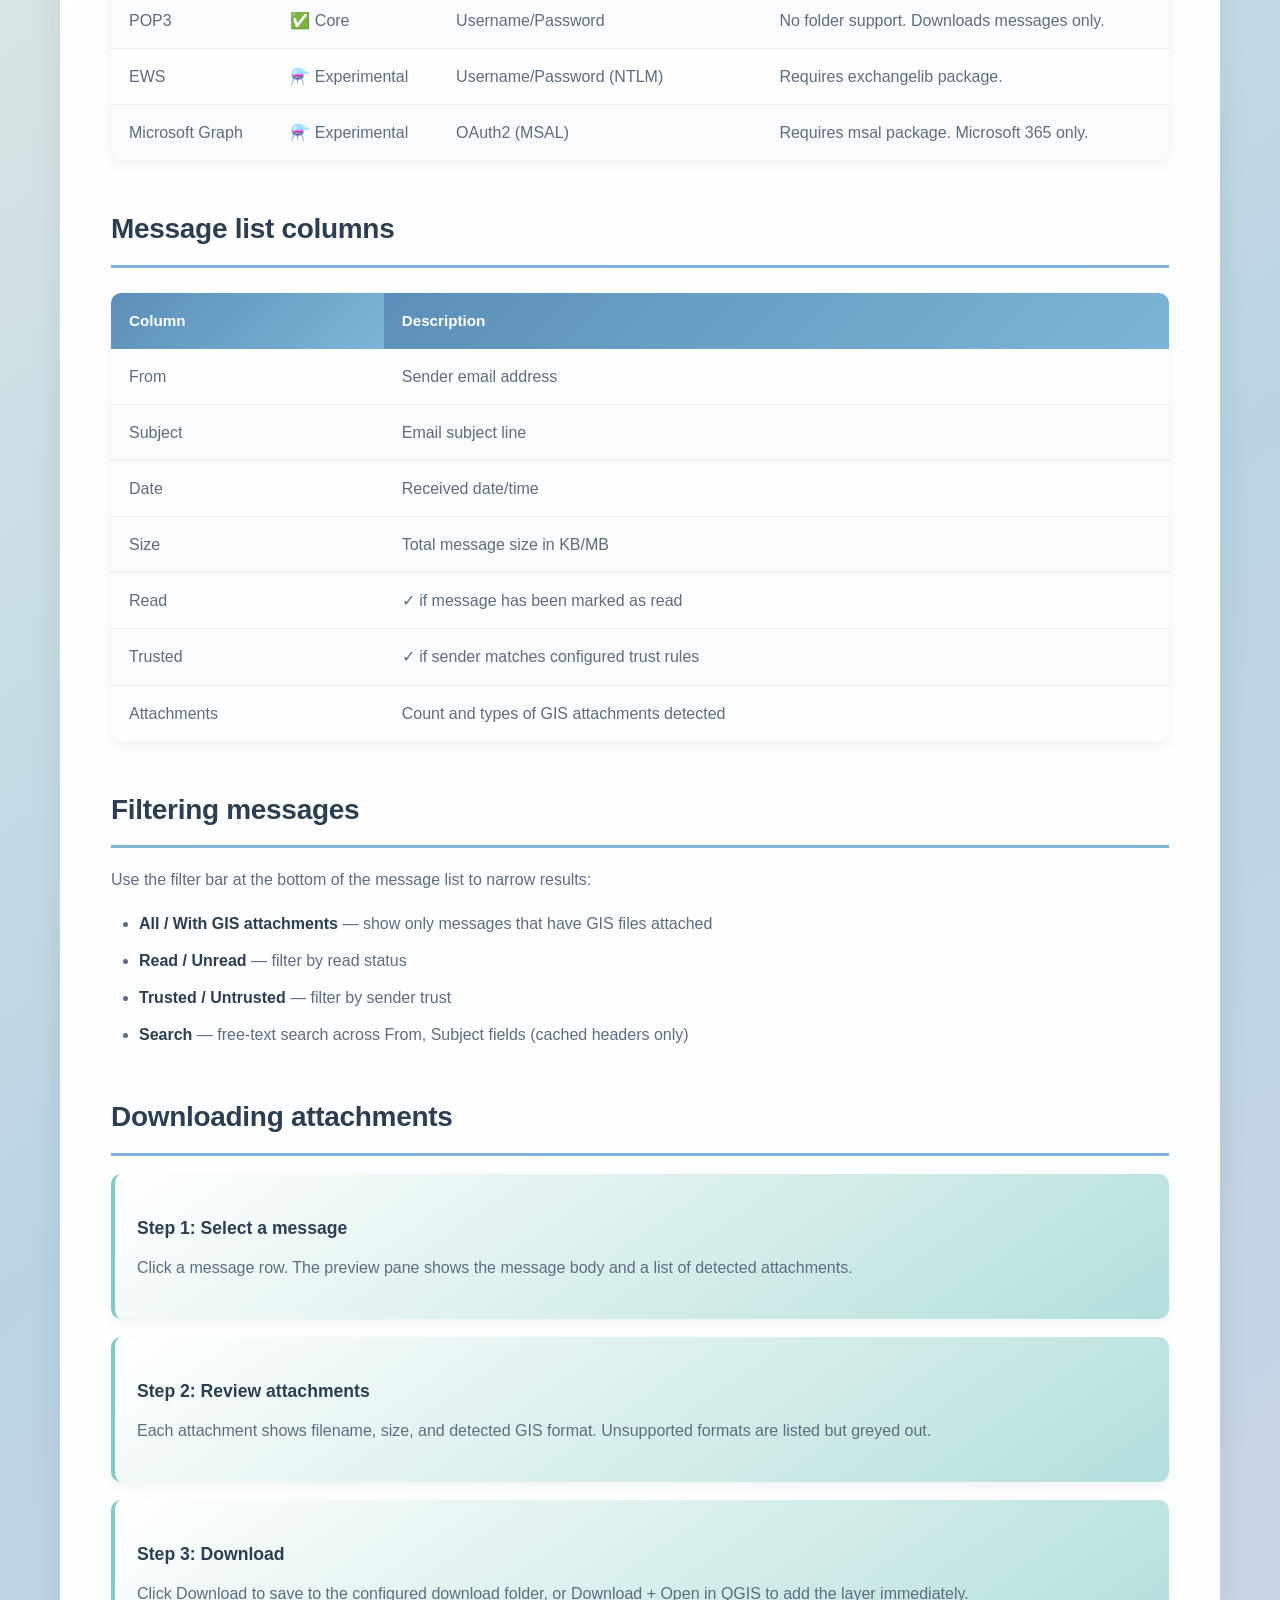
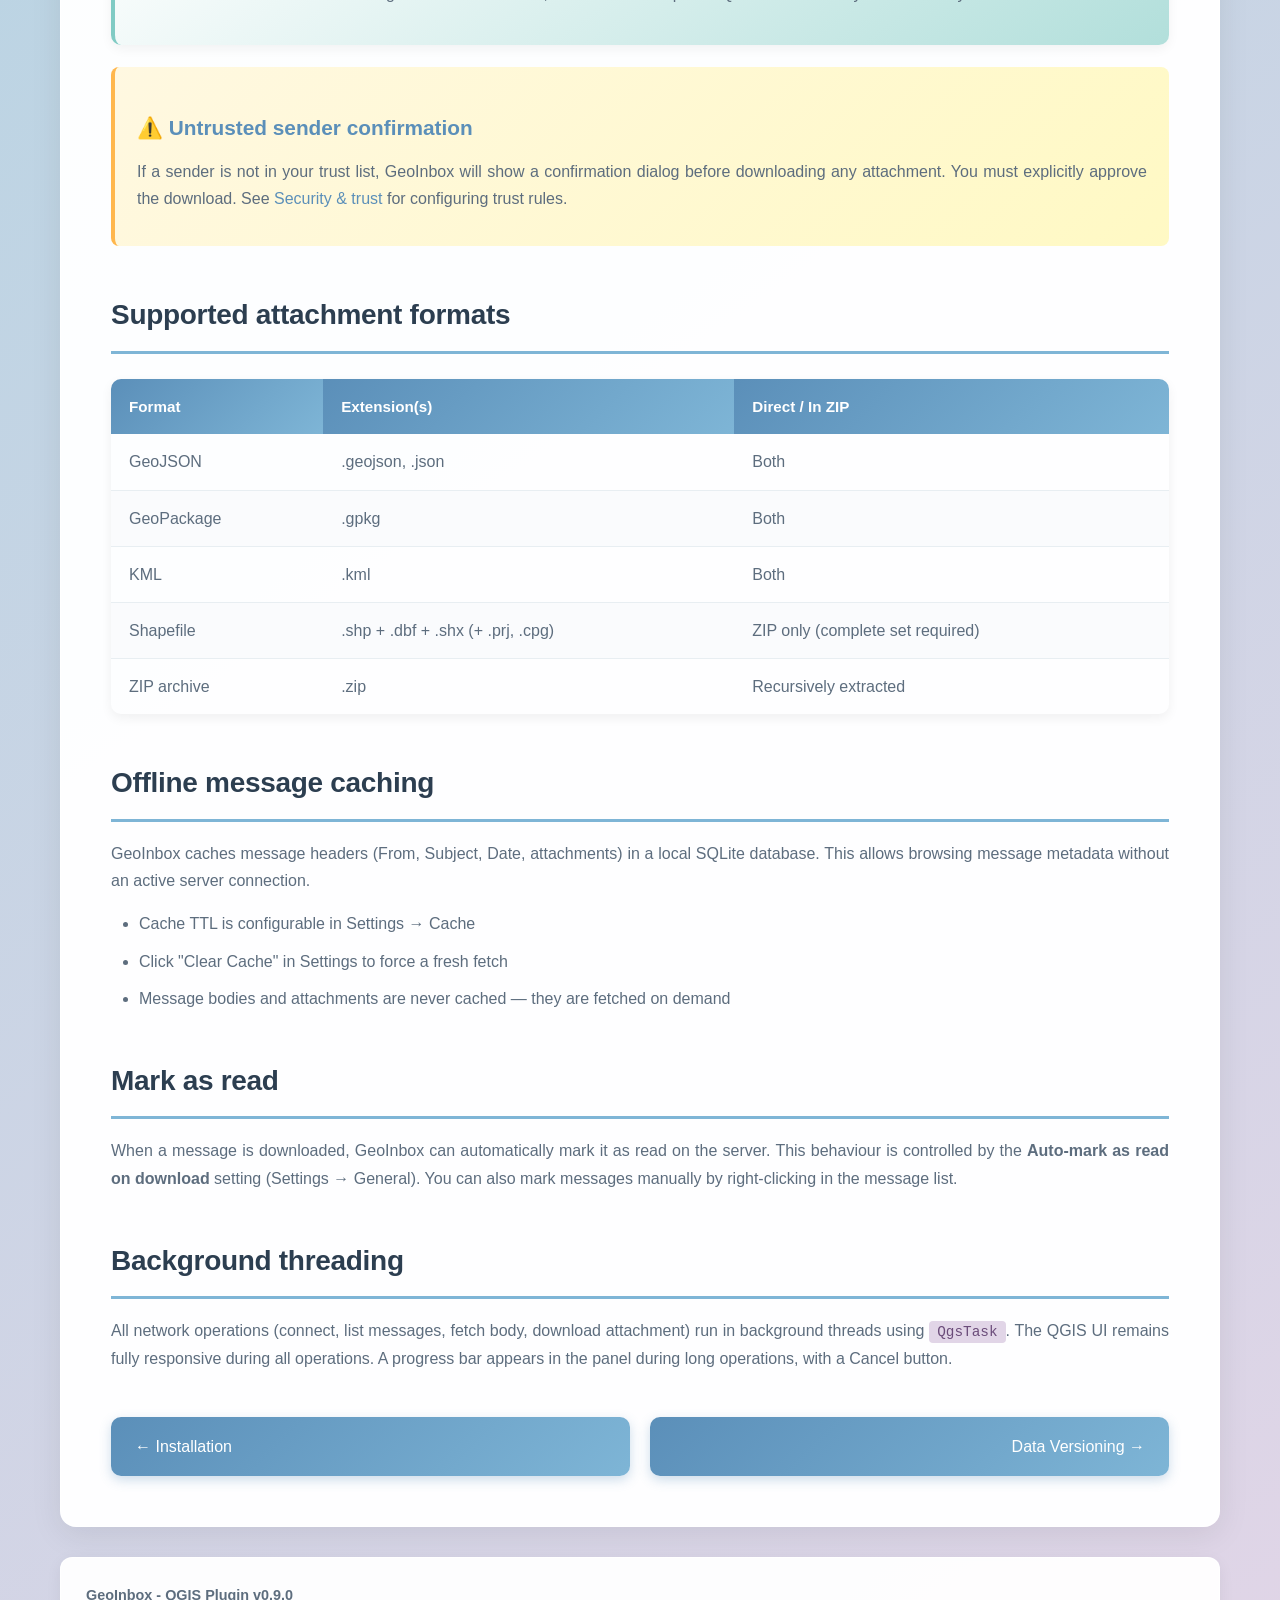
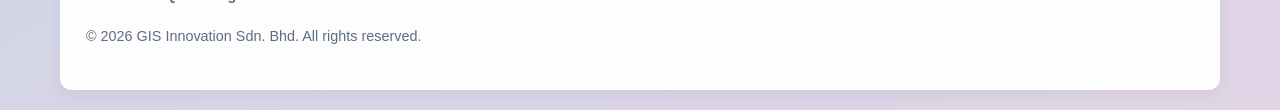
<file: Version/documentation/03-email-browser.html>
<!DOCTYPE html>
<html lang="en">
<head>
    <meta charset="UTF-8">
    <meta name="viewport" content="width=device-width, initial-scale=1.0">
    <title>Email Browser - GeoInbox Documentation</title>
    <meta name="description" content="Browse IMAP/POP3 mailboxes, preview messages, and download GIS attachments from inside QGIS.">
    <link rel="stylesheet" href="style.css">
</head>
<body id="top">
    <div class="container">
        <div class="breadcrumb">
            <a href="index.html">Documentation</a> > <a href="01-overview.html">Core Features</a> > Email Browser
        </div>
        
        <div class="page-header">
            <h1>Email Browser</h1>
            <p>Browse IMAP/POP3 mailboxes, preview messages, and download GIS attachments — all from inside QGIS.</p>
        </div>
        
        <div class="content">
            <div class="note">
                <h3>📧 Protocol support</h3>
                <p>GeoInbox supports <strong>IMAP</strong> (recommended) and <strong>POP3</strong> natively. Exchange Web Services (EWS) and Microsoft Graph are available as experimental adapters.</p>
            </div>

            <section>
                <h2>Connecting to a mail server</h2>
                <div class="step-box">
                    <h4>Step 1: Open Settings</h4>
                    <p>Click the Settings button in the Email toolbar. Go to the Servers tab.</p>
                </div>
                
                <div class="step-box">
                    <h4>Step 2: Add a server</h4>
                    <p>Click Add Server and fill in Host, Port, Protocol (IMAP/POP3), SSL/TLS, and your credentials. Passwords are stored securely in the QGIS Credential Manager.</p>
                </div>
                
                <div class="step-box">
                    <h4>Step 3: Set as default</h4>
                    <p>Check "Make Default" to auto-connect this server when the plugin loads.</p>
                </div>
                
                <div class="step-box">
                    <h4>Step 4: Connect</h4>
                    <p>Select the server from the dropdown in the toolbar and click Connect. The mailbox list will populate on the left.</p>
                </div>
            </section>

            <section>
                <h2>Supported email protocols</h2>
                <table class="format-table">
                    <thead>
                        <tr>
                            <th>Protocol</th>
                            <th>Status</th>
                            <th>Authentication</th>
                            <th>Notes</th>
                        </tr>
                    </thead>
                    <tbody>
                        <tr>
                            <td>IMAP</td>
                            <td>✅ Core</td>
                            <td>Username/Password, OAuth2 Bearer</td>
                            <td>Recommended. Supports folders, mark-as-read.</td>
                        </tr>
                        <tr>
                            <td>POP3</td>
                            <td>✅ Core</td>
                            <td>Username/Password</td>
                            <td>No folder support. Downloads messages only.</td>
                        </tr>
                        <tr>
                            <td>EWS</td>
                            <td>⚗️ Experimental</td>
                            <td>Username/Password (NTLM)</td>
                            <td>Requires exchangelib package.</td>
                        </tr>
                        <tr>
                            <td>Microsoft Graph</td>
                            <td>⚗️ Experimental</td>
                            <td>OAuth2 (MSAL)</td>
                            <td>Requires msal package. Microsoft 365 only.</td>
                        </tr>
                    </tbody>
                </table>
            </section>

            <section>
                <h2>Message list columns</h2>
                <table class="format-table">
                    <thead>
                        <tr>
                            <th>Column</th>
                            <th>Description</th>
                        </tr>
                    </thead>
                    <tbody>
                        <tr>
                            <td>From</td>
                            <td>Sender email address</td>
                        </tr>
                        <tr>
                            <td>Subject</td>
                            <td>Email subject line</td>
                        </tr>
                        <tr>
                            <td>Date</td>
                            <td>Received date/time</td>
                        </tr>
                        <tr>
                            <td>Size</td>
                            <td>Total message size in KB/MB</td>
                        </tr>
                        <tr>
                            <td>Read</td>
                            <td>✓ if message has been marked as read</td>
                        </tr>
                        <tr>
                            <td>Trusted</td>
                            <td>✓ if sender matches configured trust rules</td>
                        </tr>
                        <tr>
                            <td>Attachments</td>
                            <td>Count and types of GIS attachments detected</td>
                        </tr>
                    </tbody>
                </table>
            </section>

            <section>
                <h2>Filtering messages</h2>
                <p>Use the filter bar at the bottom of the message list to narrow results:</p>
                <ul>
                    <li><strong>All / With GIS attachments</strong> — show only messages that have GIS files attached</li>
                    <li><strong>Read / Unread</strong> — filter by read status</li>
                    <li><strong>Trusted / Untrusted</strong> — filter by sender trust</li>
                    <li><strong>Search</strong> — free-text search across From, Subject fields (cached headers only)</li>
                </ul>
            </section>

            <section>
                <h2>Downloading attachments</h2>
                <div class="step-box">
                    <h4>Step 1: Select a message</h4>
                    <p>Click a message row. The preview pane shows the message body and a list of detected attachments.</p>
                </div>
                
                <div class="step-box">
                    <h4>Step 2: Review attachments</h4>
                    <p>Each attachment shows filename, size, and detected GIS format. Unsupported formats are listed but greyed out.</p>
                </div>
                
                <div class="step-box">
                    <h4>Step 3: Download</h4>
                    <p>Click Download to save to the configured download folder, or Download + Open in QGIS to add the layer immediately.</p>
                </div>
                
                <div class="warning">
                    <h3>⚠️ Untrusted sender confirmation</h3>
                    <p>If a sender is not in your trust list, GeoInbox will show a confirmation dialog before downloading any attachment. You must explicitly approve the download. See <a href="07-security.html">Security &amp; trust</a> for configuring trust rules.</p>
                </div>
            </section>

            <section>
                <h2>Supported attachment formats</h2>
                <table class="format-table">
                    <thead>
                        <tr>
                            <th>Format</th>
                            <th>Extension(s)</th>
                            <th>Direct / In ZIP</th>
                        </tr>
                    </thead>
                    <tbody>
                        <tr>
                            <td>GeoJSON</td>
                            <td>.geojson, .json</td>
                            <td>Both</td>
                        </tr>
                        <tr>
                            <td>GeoPackage</td>
                            <td>.gpkg</td>
                            <td>Both</td>
                        </tr>
                        <tr>
                            <td>KML</td>
                            <td>.kml</td>
                            <td>Both</td>
                        </tr>
                        <tr>
                            <td>Shapefile</td>
                            <td>.shp + .dbf + .shx (+ .prj, .cpg)</td>
                            <td>ZIP only (complete set required)</td>
                        </tr>
                        <tr>
                            <td>ZIP archive</td>
                            <td>.zip</td>
                            <td>Recursively extracted</td>
                        </tr>
                    </tbody>
                </table>
            </section>

            <section>
                <h2>Offline message caching</h2>
                <p>GeoInbox caches message headers (From, Subject, Date, attachments) in a local SQLite database. This allows browsing message metadata without an active server connection.</p>
                <ul>
                    <li>Cache TTL is configurable in Settings → Cache</li>
                    <li>Click "Clear Cache" in Settings to force a fresh fetch</li>
                    <li>Message bodies and attachments are never cached — they are fetched on demand</li>
                </ul>
            </section>

            <section>
                <h2>Mark as read</h2>
                <p>When a message is downloaded, GeoInbox can automatically mark it as read on the server. This behaviour is controlled by the <strong>Auto-mark as read on download</strong> setting (Settings → General). You can also mark messages manually by right-clicking in the message list.</p>
            </section>

            <section>
                <h2>Background threading</h2>
                <p>All network operations (connect, list messages, fetch body, download attachment) run in background threads using <code>QgsTask</code>. The QGIS UI remains fully responsive during all operations. A progress bar appears in the panel during long operations, with a Cancel button.</p>
            </section>

            <div class="nav-buttons">
                <a href="02-installation.html" class="nav-button prev">← Installation</a>
                <a href="04-versioning.html" class="nav-button next">Data Versioning →</a>
            </div>
        </div>
        
        <footer>
            <p><strong>GeoInbox - QGIS Plugin v0.9.0</strong></p>
            <p>&copy; 2026 GIS Innovation Sdn. Bhd. All rights reserved.</p>
        </footer>
    </div>
    
    <!-- Back to Top Button -->
    <a href="#top" class="back-to-top" id="backToTop" title="Back to Top">↑</a>
    
    <script>
        window.addEventListener('scroll', function() {
            var backToTop = document.getElementById('backToTop');
            if (window.scrollY > 300) {
                backToTop.classList.add('visible');
            } else {
                backToTop.classList.remove('visible');
            }
        });
    </script>
</body>
</html>
</file>
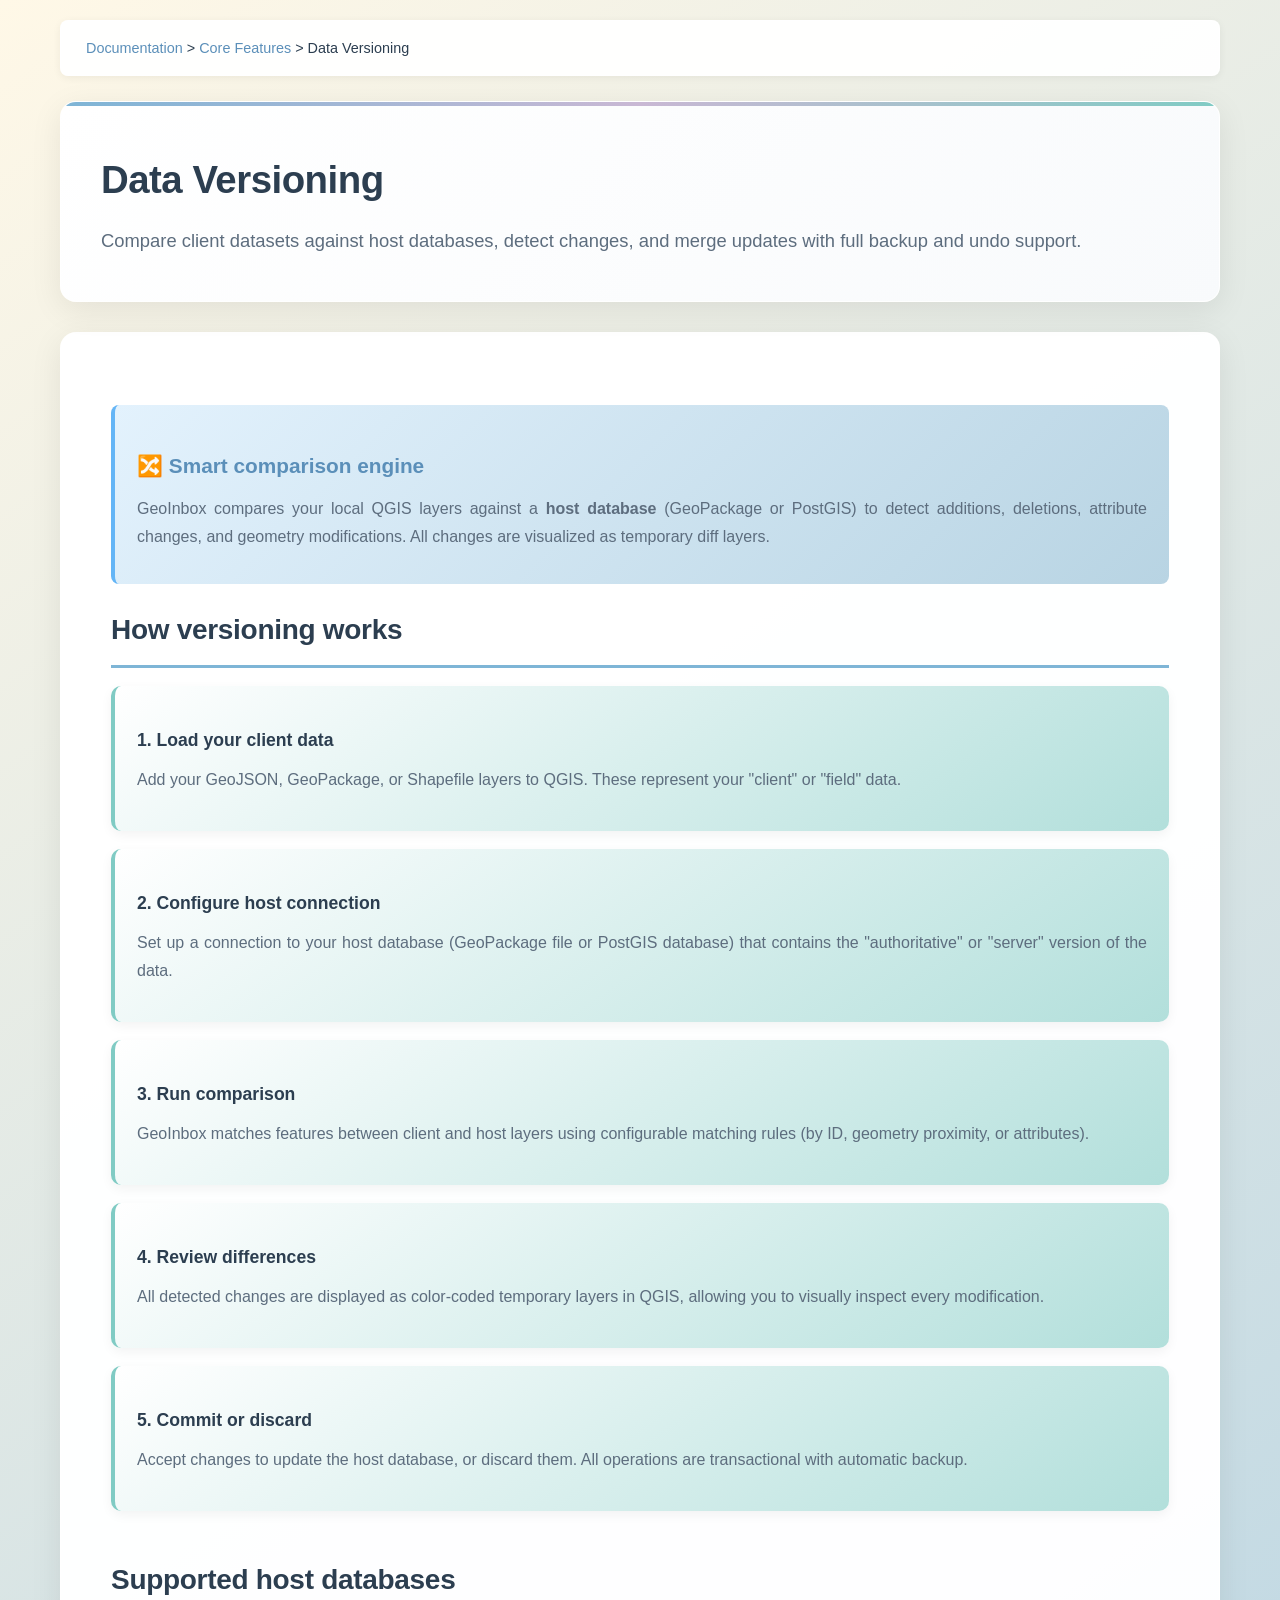
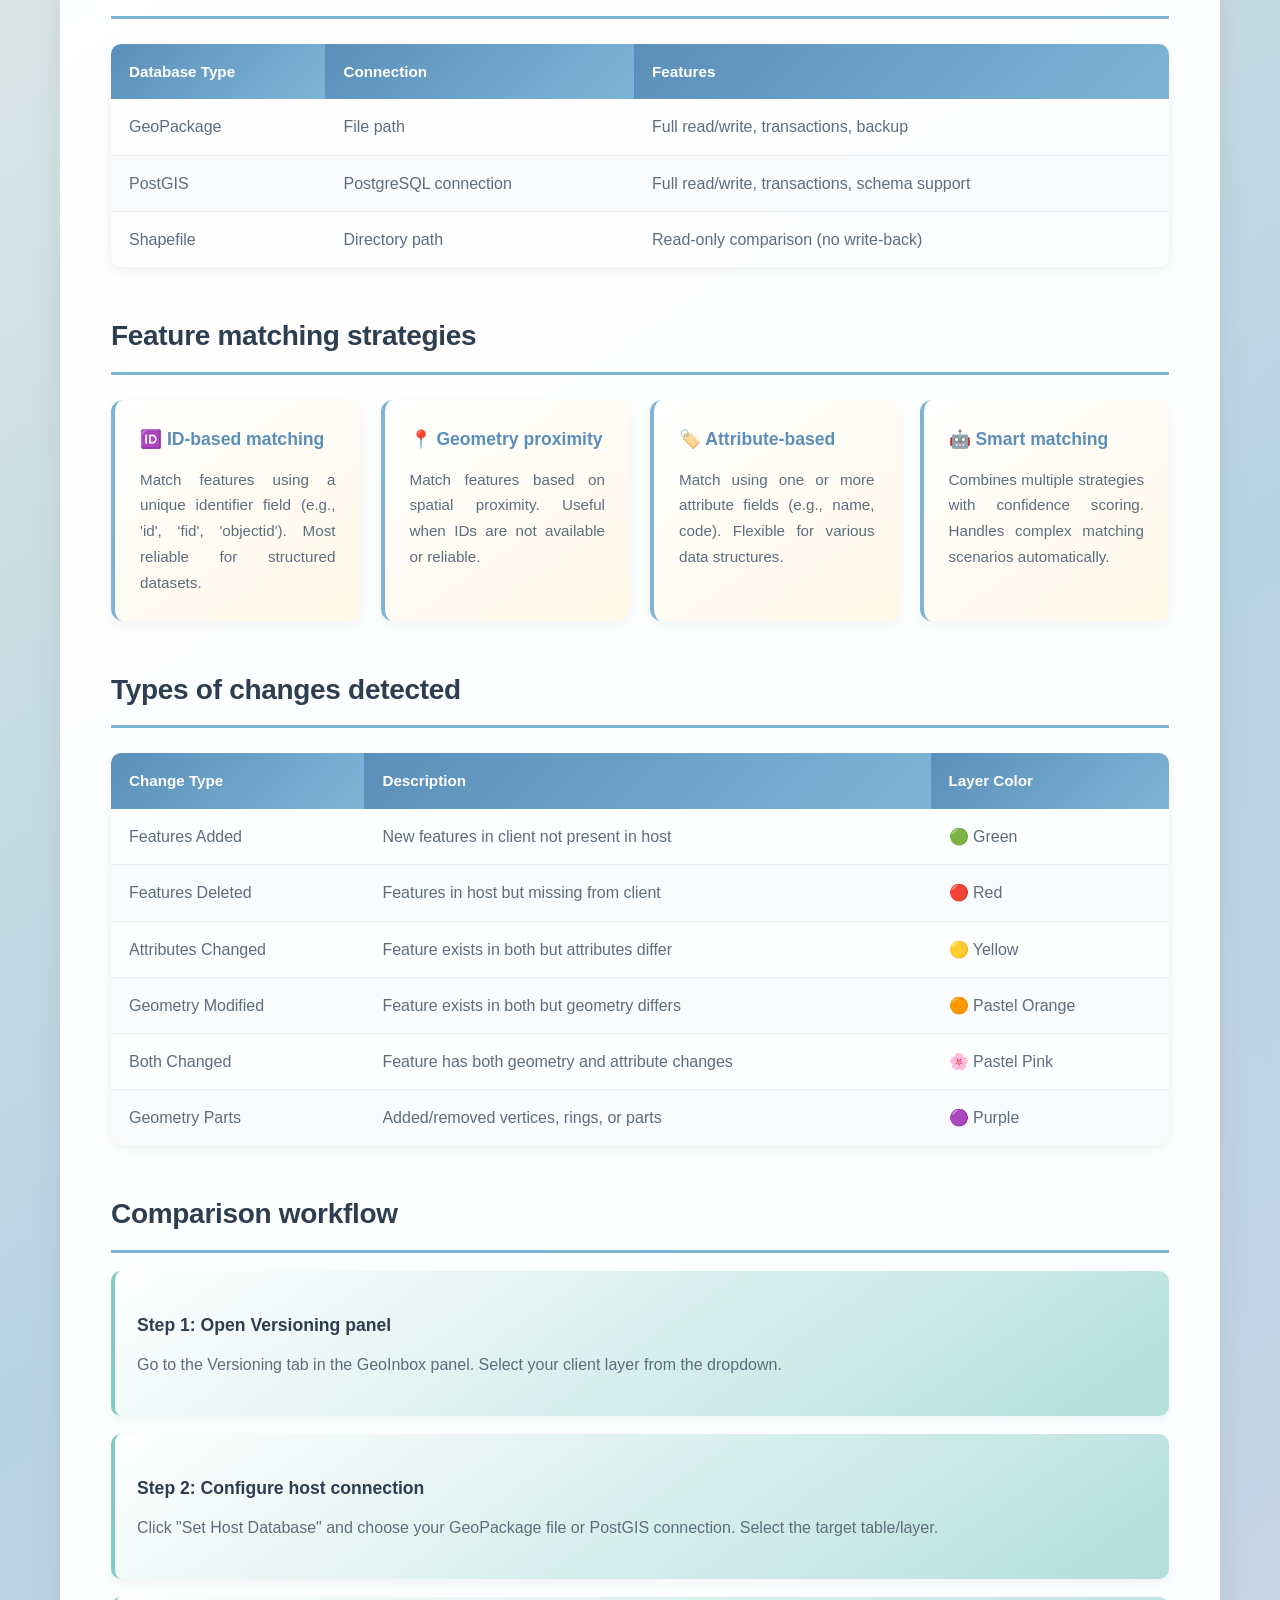
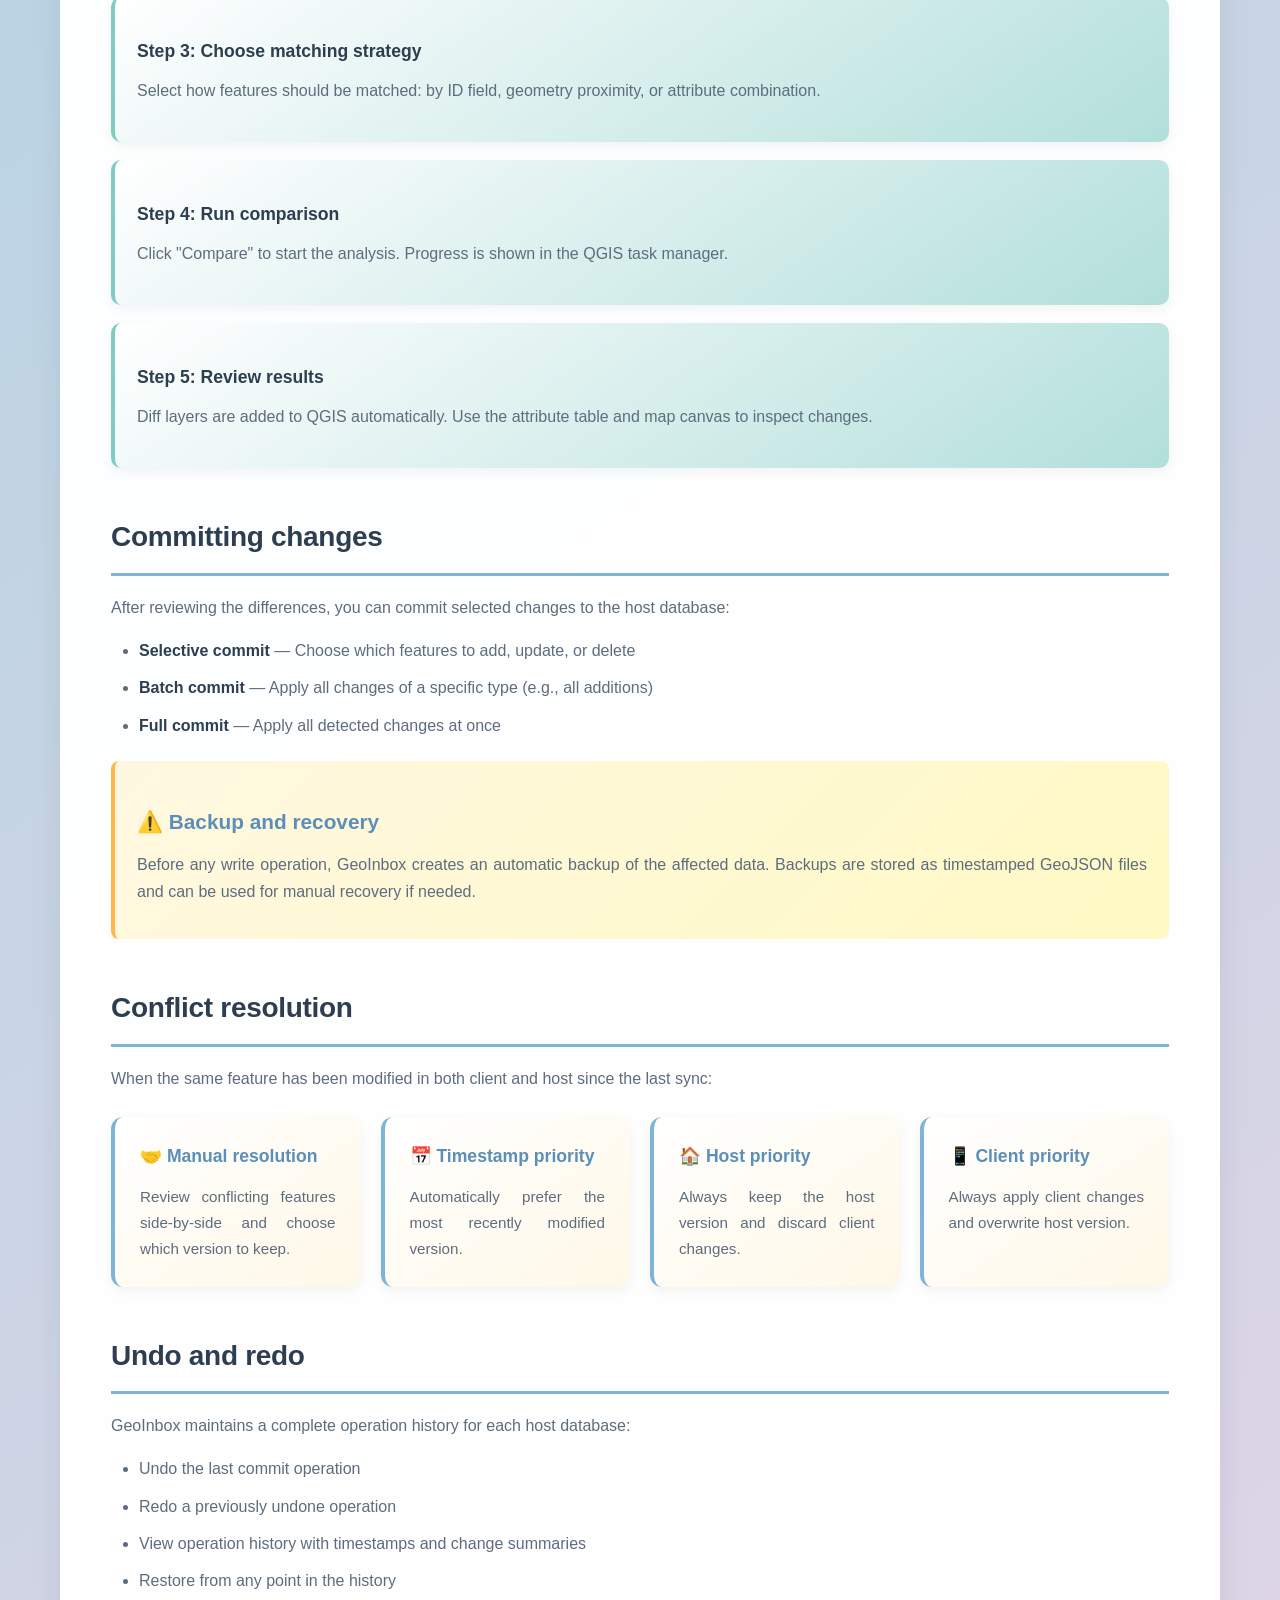
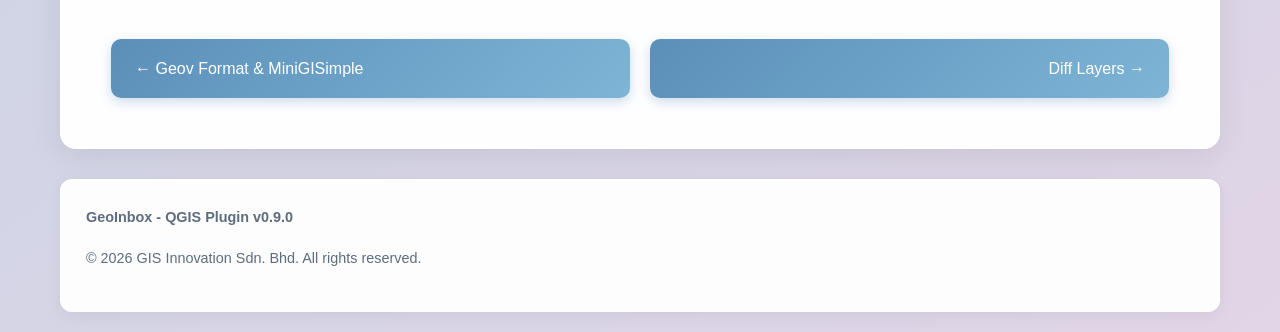
<file: Version/documentation/04-versioning.html>
<!DOCTYPE html>
<html lang="en">
<head>
    <meta charset="UTF-8">
    <meta name="viewport" content="width=device-width, initial-scale=1.0">
    <title>Data Versioning - GeoInbox Documentation</title>
    <meta name="description" content="Compare client datasets against host databases and detect changes in attributes and geometry.">
    <link rel="stylesheet" href="style.css">
</head>
<body id="top">
    <div class="container">
        <div class="breadcrumb">
            <a href="index.html">Documentation</a> > <a href="01-overview.html">Core Features</a> > Data Versioning
        </div>
        
        <div class="page-header">
            <h1>Data Versioning</h1>
            <p>Compare client datasets against host databases, detect changes, and merge updates with full backup and undo support.</p>
        </div>
        
        <div class="content">
            <div class="note">
                <h3>🔀 Smart comparison engine</h3>
                <p>GeoInbox compares your local QGIS layers against a <strong>host database</strong> (GeoPackage or PostGIS) to detect additions, deletions, attribute changes, and geometry modifications. All changes are visualized as temporary diff layers.</p>
            </div>

            <section>
                <h2>How versioning works</h2>
                <div class="step-box">
                    <h4>1. Load your client data</h4>
                    <p>Add your GeoJSON, GeoPackage, or Shapefile layers to QGIS. These represent your "client" or "field" data.</p>
                </div>
                
                <div class="step-box">
                    <h4>2. Configure host connection</h4>
                    <p>Set up a connection to your host database (GeoPackage file or PostGIS database) that contains the "authoritative" or "server" version of the data.</p>
                </div>
                
                <div class="step-box">
                    <h4>3. Run comparison</h4>
                    <p>GeoInbox matches features between client and host layers using configurable matching rules (by ID, geometry proximity, or attributes).</p>
                </div>
                
                <div class="step-box">
                    <h4>4. Review differences</h4>
                    <p>All detected changes are displayed as color-coded temporary layers in QGIS, allowing you to visually inspect every modification.</p>
                </div>
                
                <div class="step-box">
                    <h4>5. Commit or discard</h4>
                    <p>Accept changes to update the host database, or discard them. All operations are transactional with automatic backup.</p>
                </div>
            </section>

            <section>
                <h2>Supported host databases</h2>
                <table class="format-table">
                    <thead>
                        <tr>
                            <th>Database Type</th>
                            <th>Connection</th>
                            <th>Features</th>
                        </tr>
                    </thead>
                    <tbody>
                        <tr>
                            <td>GeoPackage</td>
                            <td>File path</td>
                            <td>Full read/write, transactions, backup</td>
                        </tr>
                        <tr>
                            <td>PostGIS</td>
                            <td>PostgreSQL connection</td>
                            <td>Full read/write, transactions, schema support</td>
                        </tr>
                        <tr>
                            <td>Shapefile</td>
                            <td>Directory path</td>
                            <td>Read-only comparison (no write-back)</td>
                        </tr>
                    </tbody>
                </table>
            </section>

            <section>
                <h2>Feature matching strategies</h2>
                <div class="feature-grid">
                    <div class="feature-card">
                        <h3>🆔 ID-based matching</h3>
                        <p>Match features using a unique identifier field (e.g., 'id', 'fid', 'objectid'). Most reliable for structured datasets.</p>
                    </div>
                    
                    <div class="feature-card">
                        <h3>📍 Geometry proximity</h3>
                        <p>Match features based on spatial proximity. Useful when IDs are not available or reliable.</p>
                    </div>
                    
                    <div class="feature-card">
                        <h3>🏷️ Attribute-based</h3>
                        <p>Match using one or more attribute fields (e.g., name, code). Flexible for various data structures.</p>
                    </div>
                    
                    <div class="feature-card">
                        <h3>🤖 Smart matching</h3>
                        <p>Combines multiple strategies with confidence scoring. Handles complex matching scenarios automatically.</p>
                    </div>
                </div>
            </section>

            <section>
                <h2>Types of changes detected</h2>
                <table class="format-table">
                    <thead>
                        <tr>
                            <th>Change Type</th>
                            <th>Description</th>
                            <th>Layer Color</th>
                        </tr>
                    </thead>
                    <tbody>
                        <tr>
                            <td>Features Added</td>
                            <td>New features in client not present in host</td>
                            <td>🟢 Green</td>
                        </tr>
                        <tr>
                            <td>Features Deleted</td>
                            <td>Features in host but missing from client</td>
                            <td>🔴 Red</td>
                        </tr>
                        <tr>
                            <td>Attributes Changed</td>
                            <td>Feature exists in both but attributes differ</td>
                            <td>🟡 Yellow</td>
                        </tr>
                        <tr>
                            <td>Geometry Modified</td>
                            <td>Feature exists in both but geometry differs</td>
                            <td>🟠 Pastel Orange</td>
                        </tr>
                        <tr>
                            <td>Both Changed</td>
                            <td>Feature has both geometry and attribute changes</td>
                            <td>🌸 Pastel Pink</td>
                        </tr>
                        <tr>
                            <td>Geometry Parts</td>
                            <td>Added/removed vertices, rings, or parts</td>
                            <td>🟣 Purple</td>
                        </tr>
                    </tbody>
                </table>
            </section>

            <section>
                <h2>Comparison workflow</h2>
                <div class="step-box">
                    <h4>Step 1: Open Versioning panel</h4>
                    <p>Go to the Versioning tab in the GeoInbox panel. Select your client layer from the dropdown.</p>
                </div>
                
                <div class="step-box">
                    <h4>Step 2: Configure host connection</h4>
                    <p>Click "Set Host Database" and choose your GeoPackage file or PostGIS connection. Select the target table/layer.</p>
                </div>
                
                <div class="step-box">
                    <h4>Step 3: Choose matching strategy</h4>
                    <p>Select how features should be matched: by ID field, geometry proximity, or attribute combination.</p>
                </div>
                
                <div class="step-box">
                    <h4>Step 4: Run comparison</h4>
                    <p>Click "Compare" to start the analysis. Progress is shown in the QGIS task manager.</p>
                </div>
                
                <div class="step-box">
                    <h4>Step 5: Review results</h4>
                    <p>Diff layers are added to QGIS automatically. Use the attribute table and map canvas to inspect changes.</p>
                </div>
            </section>

            <section>
                <h2>Committing changes</h2>
                <p>After reviewing the differences, you can commit selected changes to the host database:</p>
                <ul>
                    <li><strong>Selective commit</strong> — Choose which features to add, update, or delete</li>
                    <li><strong>Batch commit</strong> — Apply all changes of a specific type (e.g., all additions)</li>
                    <li><strong>Full commit</strong> — Apply all detected changes at once</li>
                </ul>
                
                <div class="warning">
                    <h3>⚠️ Backup and recovery</h3>
                    <p>Before any write operation, GeoInbox creates an automatic backup of the affected data. Backups are stored as timestamped GeoJSON files and can be used for manual recovery if needed.</p>
                </div>
            </section>

            <section>
                <h2>Conflict resolution</h2>
                <p>When the same feature has been modified in both client and host since the last sync:</p>
                <div class="feature-grid">
                    <div class="feature-card">
                        <h3>🤝 Manual resolution</h3>
                        <p>Review conflicting features side-by-side and choose which version to keep.</p>
                    </div>
                    
                    <div class="feature-card">
                        <h3>📅 Timestamp priority</h3>
                        <p>Automatically prefer the most recently modified version.</p>
                    </div>
                    
                    <div class="feature-card">
                        <h3>🏠 Host priority</h3>
                        <p>Always keep the host version and discard client changes.</p>
                    </div>
                    
                    <div class="feature-card">
                        <h3>📱 Client priority</h3>
                        <p>Always apply client changes and overwrite host version.</p>
                    </div>
                </div>
            </section>

            <section>
                <h2>Undo and redo</h2>
                <p>GeoInbox maintains a complete operation history for each host database:</p>
                <ul>
                    <li>Undo the last commit operation</li>
                    <li>Redo a previously undone operation</li>
                    <li>View operation history with timestamps and change summaries</li>
                    <li>Restore from any point in the history</li>
                </ul>
            </section>

            <div class="nav-buttons">
                <a href="13-geov-minigisimple.html" class="nav-button prev">← Geov Format &amp; MiniGISimple</a>
                <a href="05-diff-layers.html" class="nav-button next">Diff Layers →</a>
            </div>
        </div>
        
        <footer>
            <p><strong>GeoInbox - QGIS Plugin v0.9.0</strong></p>
            <p>&copy; 2026 GIS Innovation Sdn. Bhd. All rights reserved.</p>
        </footer>
    </div>
    
    <!-- Back to Top Button -->
    <a href="#top" class="back-to-top" id="backToTop" title="Back to Top">↑</a>
    
    <script>
        window.addEventListener('scroll', function() {
            var backToTop = document.getElementById('backToTop');
            if (window.scrollY > 300) {
                backToTop.classList.add('visible');
            } else {
                backToTop.classList.remove('visible');
            }
        });
    </script>
</body>
</html>
</file>
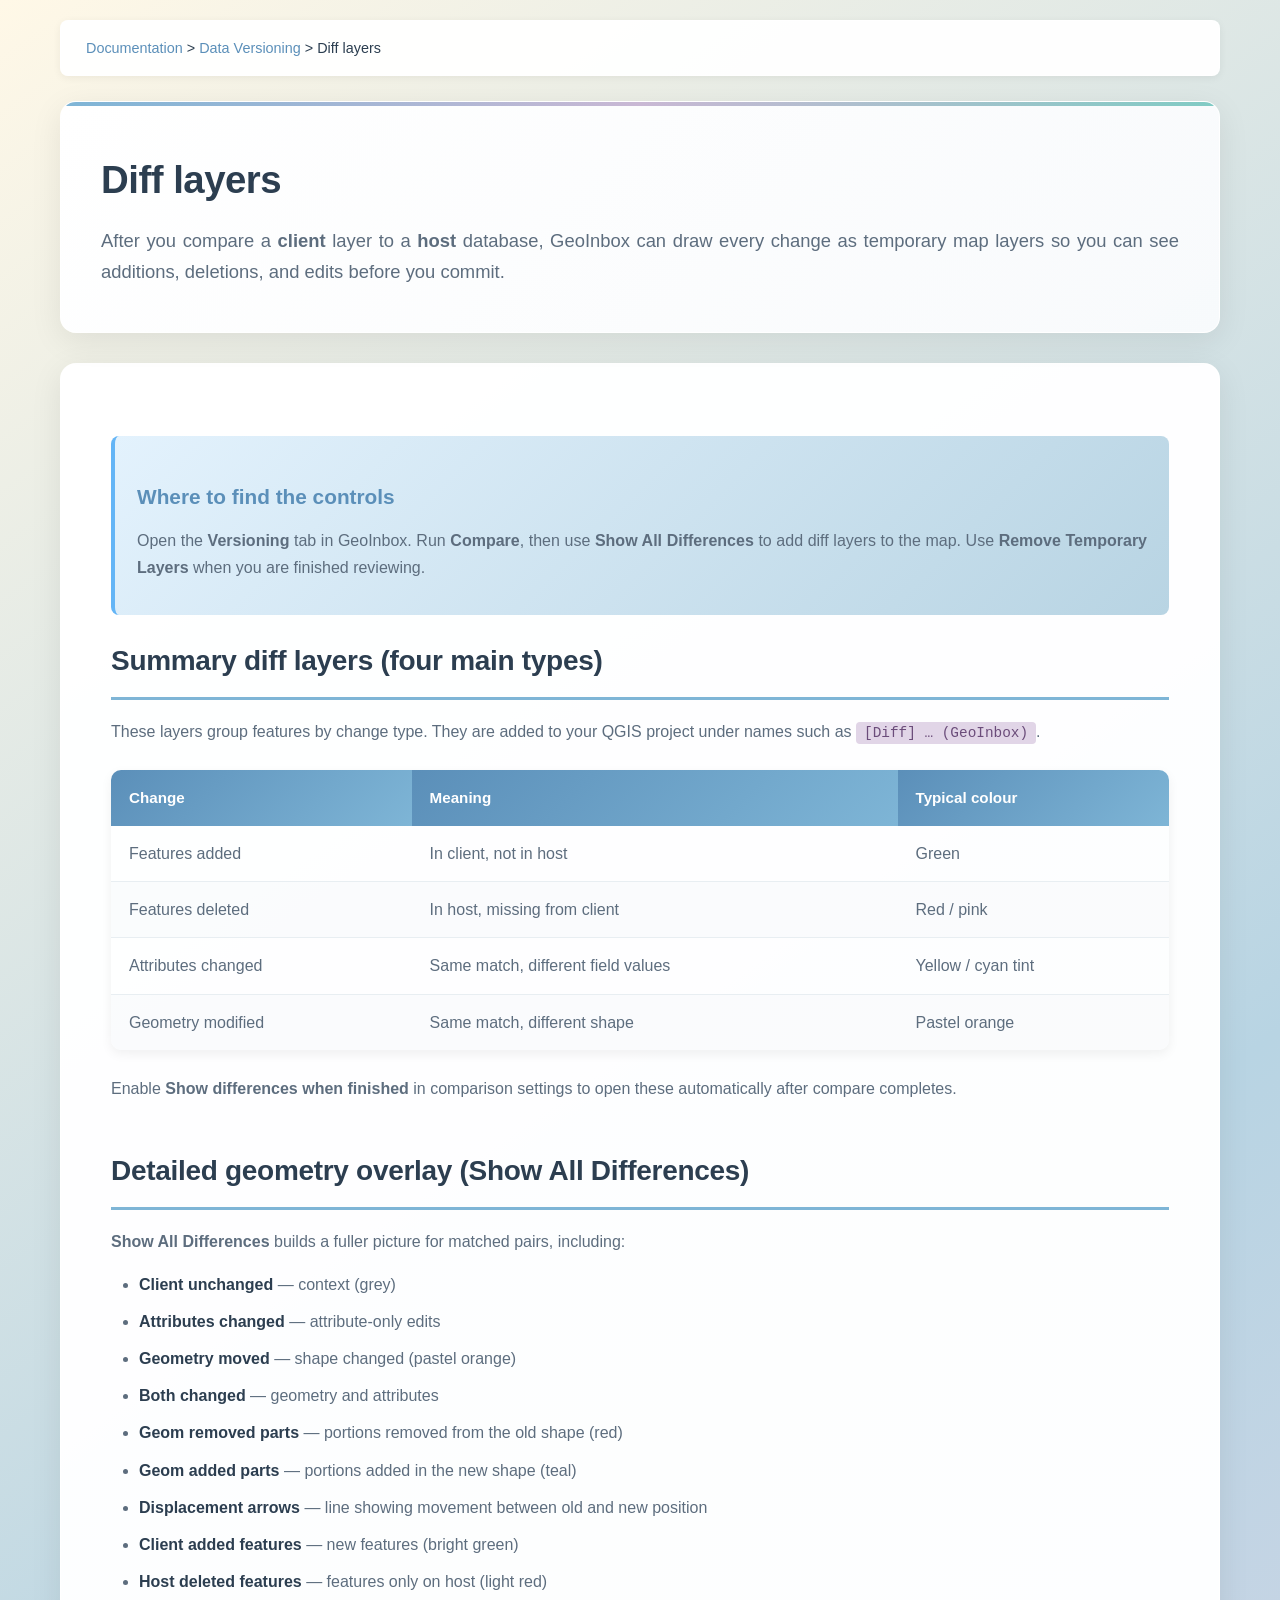
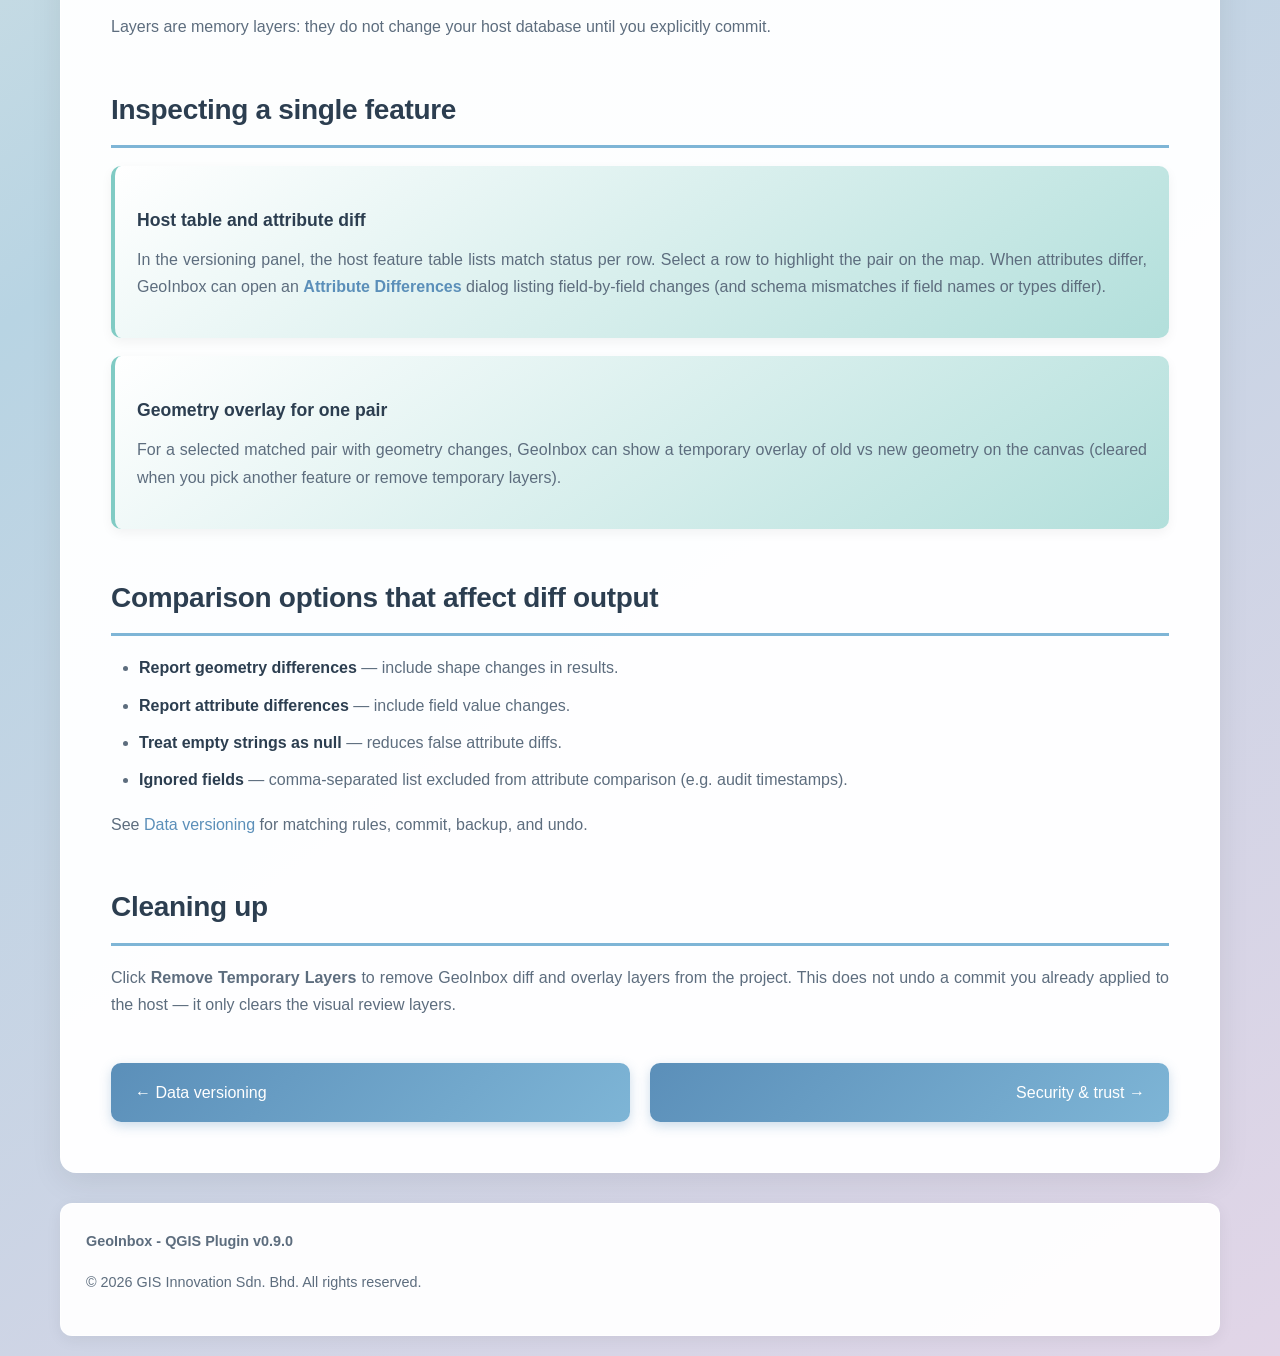
<file: Version/documentation/05-diff-layers.html>
<!DOCTYPE html>
<html lang="en">
<head>
    <meta charset="UTF-8">
    <meta name="viewport" content="width=device-width, initial-scale=1.0">
    <title>Diff layers — GeoInbox Documentation</title>
    <meta name="description" content="Colour-coded temporary QGIS layers that show versioning comparison results.">
    <link rel="stylesheet" href="style.css">
</head>
<body id="top">
    <div class="container">
        <div class="breadcrumb">
            <a href="index.html">Documentation</a> &gt; <a href="04-versioning.html">Data Versioning</a> &gt; Diff layers
        </div>

        <div class="page-header">
            <h1>Diff layers</h1>
            <p>After you compare a <strong>client</strong> layer to a <strong>host</strong> database, GeoInbox can draw every change as temporary map layers so you can see additions, deletions, and edits before you commit.</p>
        </div>

        <div class="content">
            <div class="note">
                <h3>Where to find the controls</h3>
                <p>Open the <strong>Versioning</strong> tab in GeoInbox. Run <strong>Compare</strong>, then use <strong>Show All Differences</strong> to add diff layers to the map. Use <strong>Remove Temporary Layers</strong> when you are finished reviewing.</p>
            </div>

            <section>
                <h2>Summary diff layers (four main types)</h2>
                <p>These layers group features by change type. They are added to your QGIS project under names such as <code>[Diff] … (GeoInbox)</code>.</p>
                <table class="format-table">
                    <thead>
                        <tr><th>Change</th><th>Meaning</th><th>Typical colour</th></tr>
                    </thead>
                    <tbody>
                        <tr><td>Features added</td><td>In client, not in host</td><td>Green</td></tr>
                        <tr><td>Features deleted</td><td>In host, missing from client</td><td>Red / pink</td></tr>
                        <tr><td>Attributes changed</td><td>Same match, different field values</td><td>Yellow / cyan tint</td></tr>
                        <tr><td>Geometry modified</td><td>Same match, different shape</td><td>Pastel orange</td></tr>
                    </tbody>
                </table>
                <p>Enable <strong>Show differences when finished</strong> in comparison settings to open these automatically after compare completes.</p>
            </section>

            <section>
                <h2>Detailed geometry overlay (Show All Differences)</h2>
                <p><strong>Show All Differences</strong> builds a fuller picture for matched pairs, including:</p>
                <ul>
                    <li><strong>Client unchanged</strong> — context (grey)</li>
                    <li><strong>Attributes changed</strong> — attribute-only edits</li>
                    <li><strong>Geometry moved</strong> — shape changed (pastel orange)</li>
                    <li><strong>Both changed</strong> — geometry and attributes</li>
                    <li><strong>Geom removed parts</strong> — portions removed from the old shape (red)</li>
                    <li><strong>Geom added parts</strong> — portions added in the new shape (teal)</li>
                    <li><strong>Displacement arrows</strong> — line showing movement between old and new position</li>
                    <li><strong>Client added features</strong> — new features (bright green)</li>
                    <li><strong>Host deleted features</strong> — features only on host (light red)</li>
                </ul>
                <p>Layers are memory layers: they do not change your host database until you explicitly commit.</p>
            </section>

            <section>
                <h2>Inspecting a single feature</h2>
                <div class="step-box">
                    <h4>Host table and attribute diff</h4>
                    <p>In the versioning panel, the host feature table lists match status per row. Select a row to highlight the pair on the map. When attributes differ, GeoInbox can open an <strong>Attribute Differences</strong> dialog listing field-by-field changes (and schema mismatches if field names or types differ).</p>
                </div>
                <div class="step-box">
                    <h4>Geometry overlay for one pair</h4>
                    <p>For a selected matched pair with geometry changes, GeoInbox can show a temporary overlay of old vs new geometry on the canvas (cleared when you pick another feature or remove temporary layers).</p>
                </div>
            </section>

            <section>
                <h2>Comparison options that affect diff output</h2>
                <ul>
                    <li><strong>Report geometry differences</strong> — include shape changes in results.</li>
                    <li><strong>Report attribute differences</strong> — include field value changes.</li>
                    <li><strong>Treat empty strings as null</strong> — reduces false attribute diffs.</li>
                    <li><strong>Ignored fields</strong> — comma-separated list excluded from attribute comparison (e.g. audit timestamps).</li>
                </ul>
                <p>See <a href="04-versioning.html">Data versioning</a> for matching rules, commit, backup, and undo.</p>
            </section>

            <section>
                <h2>Cleaning up</h2>
                <p>Click <strong>Remove Temporary Layers</strong> to remove GeoInbox diff and overlay layers from the project. This does not undo a commit you already applied to the host — it only clears the visual review layers.</p>
            </section>

            <div class="nav-buttons">
                <a href="04-versioning.html" class="nav-button prev">← Data versioning</a>
                <a href="07-security.html" class="nav-button next">Security &amp; trust →</a>
            </div>
        </div>

        <footer>
            <p><strong>GeoInbox - QGIS Plugin v0.9.0</strong></p>
            <p>&copy; 2026 GIS Innovation Sdn. Bhd. All rights reserved.</p>
        </footer>
    </div>
    <a href="#top" class="back-to-top" id="backToTop" title="Back to top">↑</a>
    <script>
        window.addEventListener('scroll', function() {
            var backToTop = document.getElementById('backToTop');
            if (window.scrollY > 300) backToTop.classList.add('visible');
            else backToTop.classList.remove('visible');
        });
    </script>
</body>
</html>
</file>
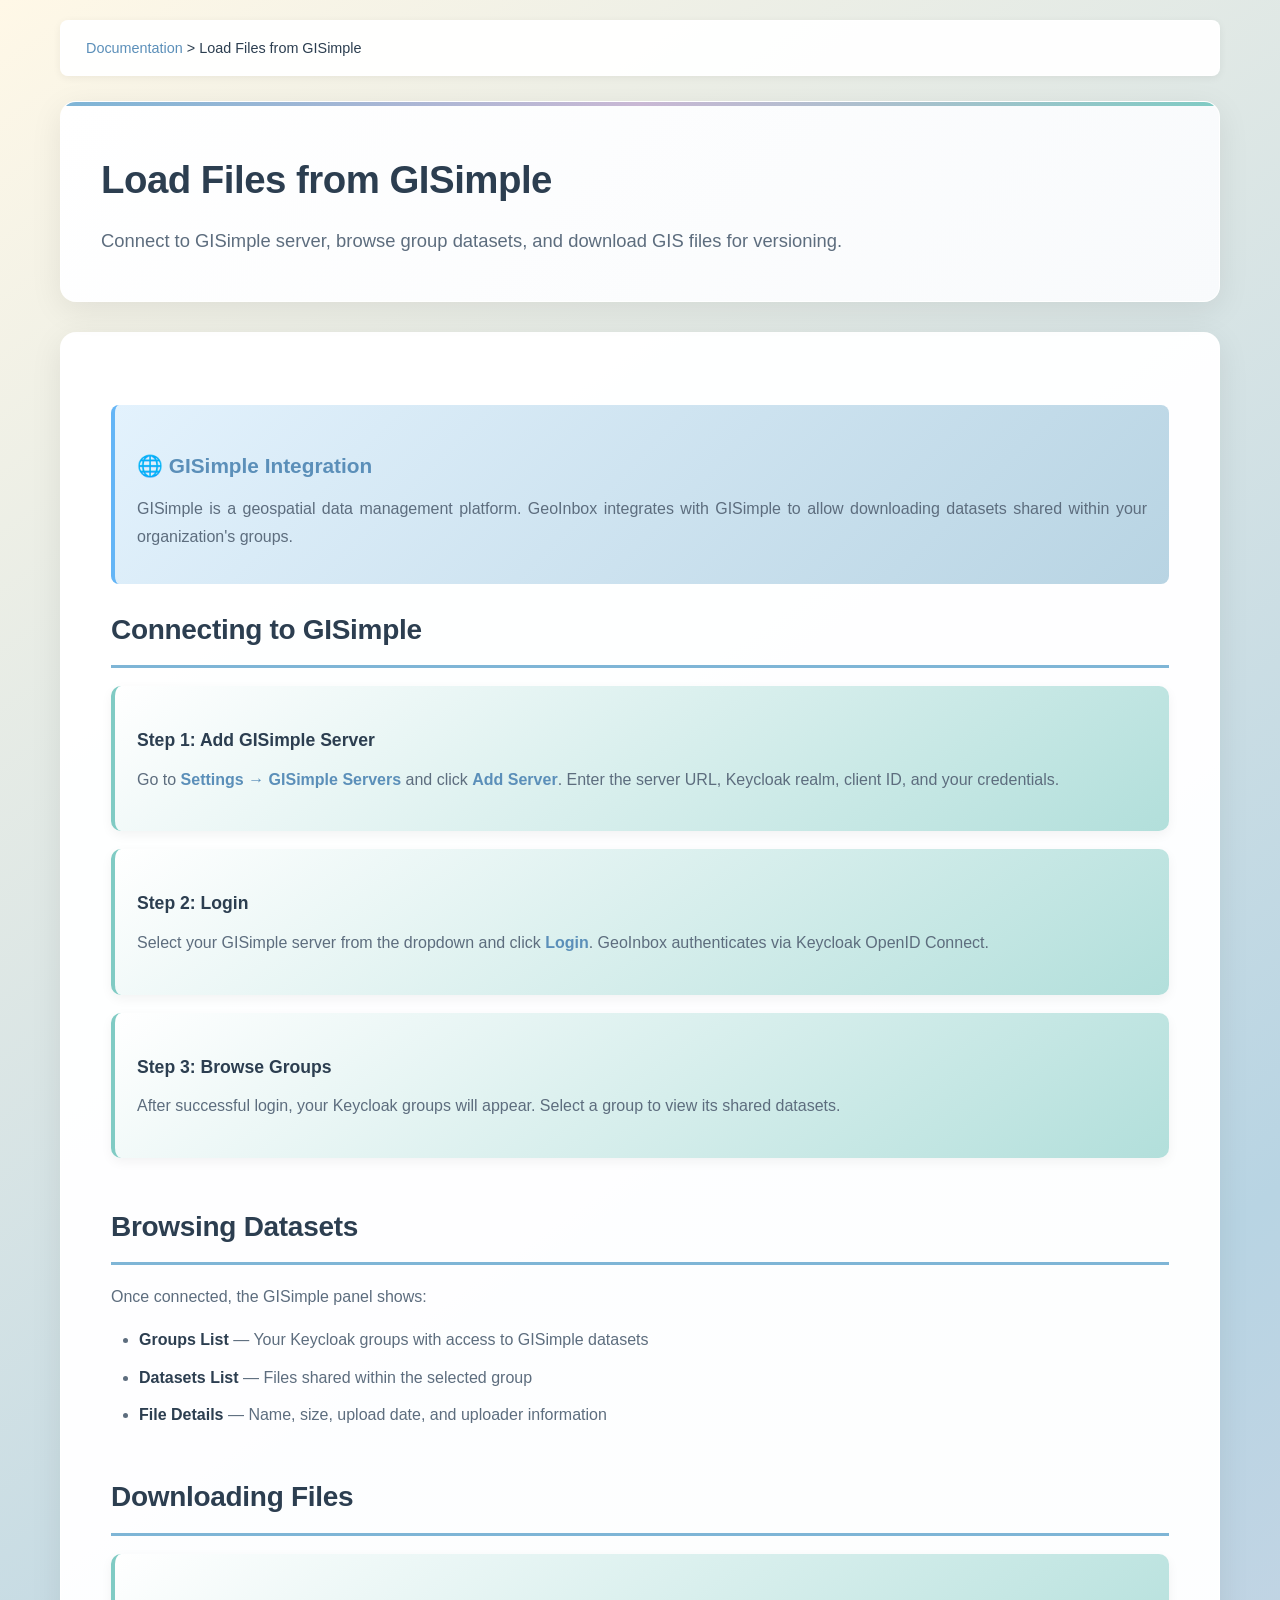
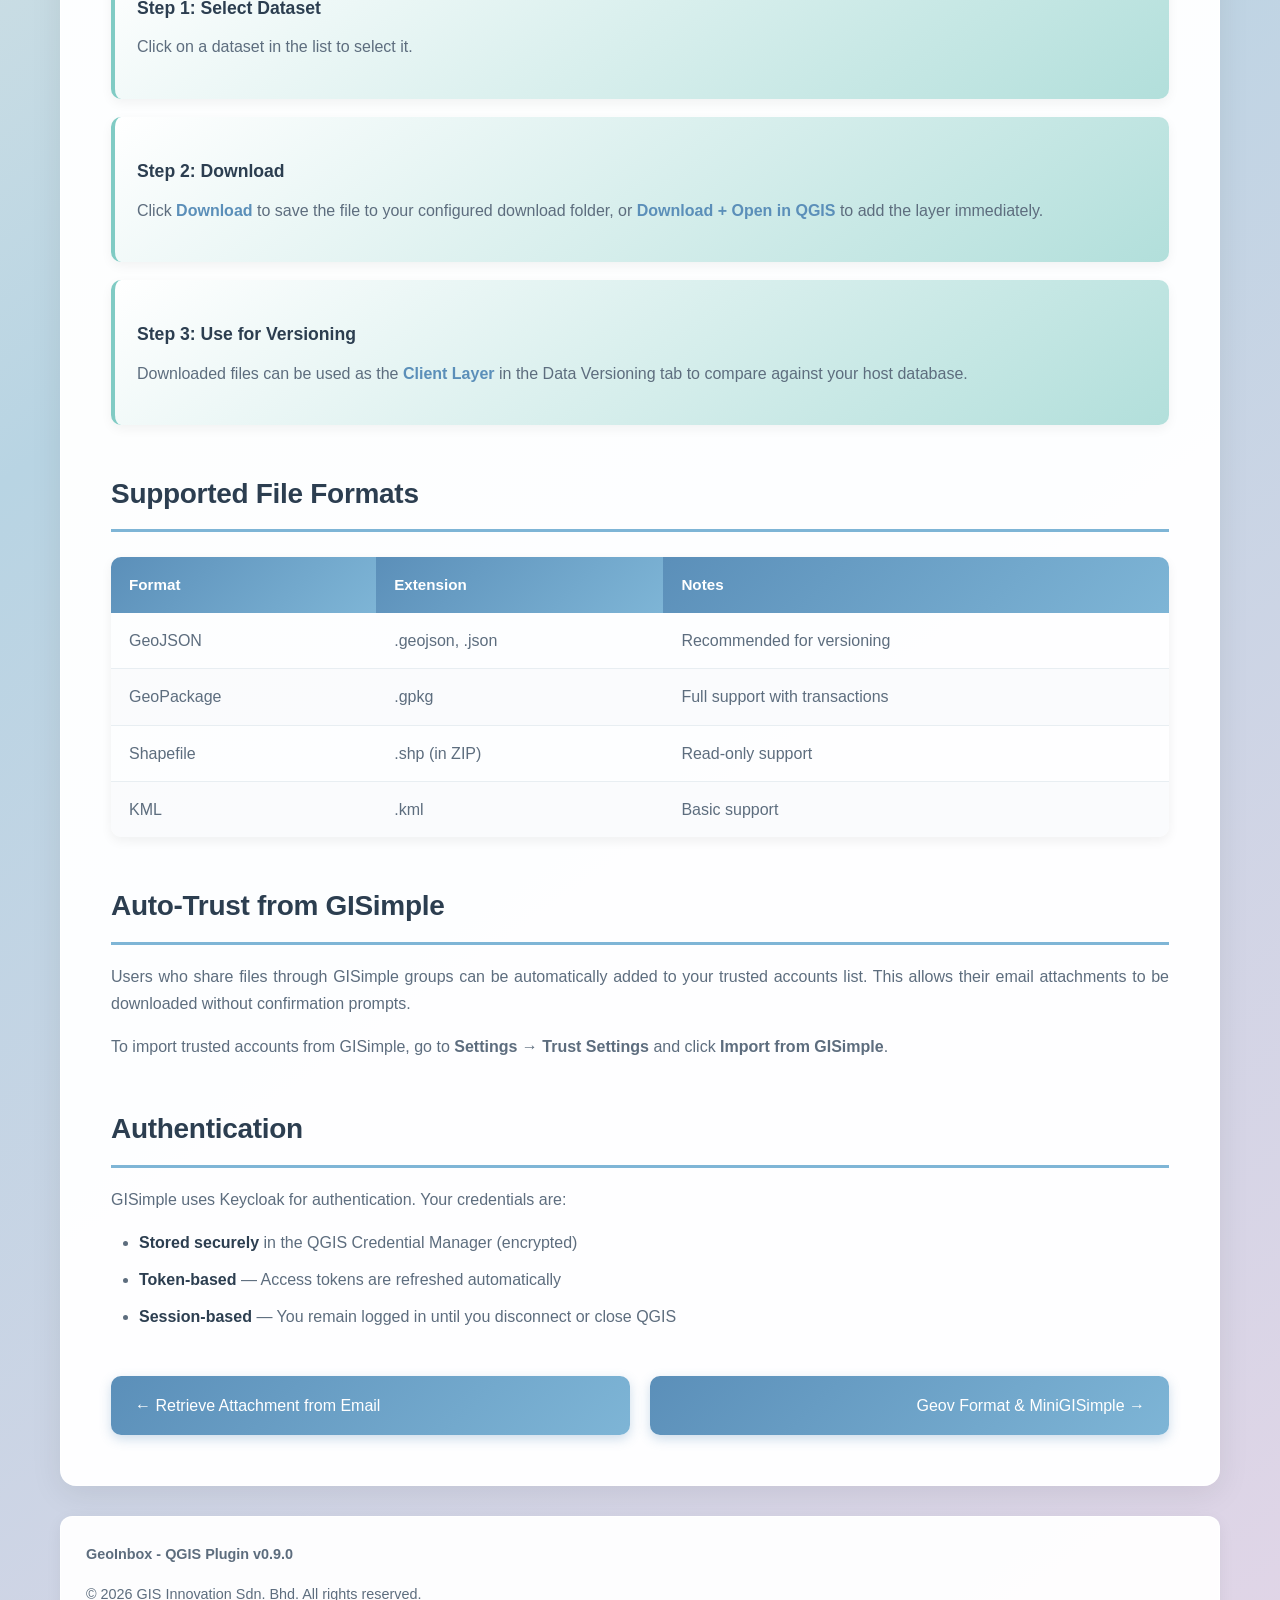
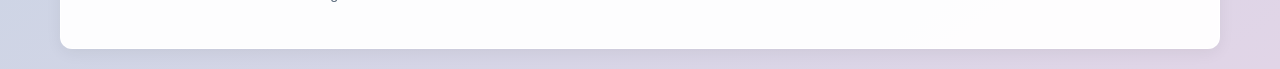
<file: Version/documentation/05-gisimple.html>
<!DOCTYPE html>
<html lang="en">
<head>
    <meta charset="UTF-8">
    <meta name="viewport" content="width=device-width, initial-scale=1.0">
    <title>Load Files from GISimple - GeoInbox Documentation</title>
    <meta name="description" content="Connect to GISimple server, browse group datasets, and download GIS files for versioning.">
    <link rel="stylesheet" href="style.css">
</head>
<body id="top">
    <div class="container">
        <div class="breadcrumb">
            <a href="index.html">Documentation</a> > Load Files from GISimple
        </div>
        
        <div class="page-header">
            <h1>Load Files from GISimple</h1>
            <p>Connect to GISimple server, browse group datasets, and download GIS files for versioning.</p>
        </div>
        
        <div class="content">
            <div class="note">
                <h3>🌐 GISimple Integration</h3>
                <p>GISimple is a geospatial data management platform. GeoInbox integrates with GISimple to allow downloading datasets shared within your organization's groups.</p>
            </div>

            <section>
                <h2>Connecting to GISimple</h2>
                <div class="step-box">
                    <h4>Step 1: Add GISimple Server</h4>
                    <p>Go to <strong>Settings → GISimple Servers</strong> and click <strong>Add Server</strong>. Enter the server URL, Keycloak realm, client ID, and your credentials.</p>
                </div>
                
                <div class="step-box">
                    <h4>Step 2: Login</h4>
                    <p>Select your GISimple server from the dropdown and click <strong>Login</strong>. GeoInbox authenticates via Keycloak OpenID Connect.</p>
                </div>
                
                <div class="step-box">
                    <h4>Step 3: Browse Groups</h4>
                    <p>After successful login, your Keycloak groups will appear. Select a group to view its shared datasets.</p>
                </div>
            </section>

            <section>
                <h2>Browsing Datasets</h2>
                <p>Once connected, the GISimple panel shows:</p>
                <ul>
                    <li><strong>Groups List</strong> — Your Keycloak groups with access to GISimple datasets</li>
                    <li><strong>Datasets List</strong> — Files shared within the selected group</li>
                    <li><strong>File Details</strong> — Name, size, upload date, and uploader information</li>
                </ul>
            </section>

            <section>
                <h2>Downloading Files</h2>
                <div class="step-box">
                    <h4>Step 1: Select Dataset</h4>
                    <p>Click on a dataset in the list to select it.</p>
                </div>
                
                <div class="step-box">
                    <h4>Step 2: Download</h4>
                    <p>Click <strong>Download</strong> to save the file to your configured download folder, or <strong>Download + Open in QGIS</strong> to add the layer immediately.</p>
                </div>
                
                <div class="step-box">
                    <h4>Step 3: Use for Versioning</h4>
                    <p>Downloaded files can be used as the <strong>Client Layer</strong> in the Data Versioning tab to compare against your host database.</p>
                </div>
            </section>

            <section>
                <h2>Supported File Formats</h2>
                <table class="format-table">
                    <thead>
                        <tr>
                            <th>Format</th>
                            <th>Extension</th>
                            <th>Notes</th>
                        </tr>
                    </thead>
                    <tbody>
                        <tr>
                            <td>GeoJSON</td>
                            <td>.geojson, .json</td>
                            <td>Recommended for versioning</td>
                        </tr>
                        <tr>
                            <td>GeoPackage</td>
                            <td>.gpkg</td>
                            <td>Full support with transactions</td>
                        </tr>
                        <tr>
                            <td>Shapefile</td>
                            <td>.shp (in ZIP)</td>
                            <td>Read-only support</td>
                        </tr>
                        <tr>
                            <td>KML</td>
                            <td>.kml</td>
                            <td>Basic support</td>
                        </tr>
                    </tbody>
                </table>
            </section>

            <section>
                <h2>Auto-Trust from GISimple</h2>
                <p>Users who share files through GISimple groups can be automatically added to your trusted accounts list. This allows their email attachments to be downloaded without confirmation prompts.</p>
                <p>To import trusted accounts from GISimple, go to <strong>Settings → Trust Settings</strong> and click <strong>Import from GISimple</strong>.</p>
            </section>

            <section>
                <h2>Authentication</h2>
                <p>GISimple uses Keycloak for authentication. Your credentials are:</p>
                <ul>
                    <li><strong>Stored securely</strong> in the QGIS Credential Manager (encrypted)</li>
                    <li><strong>Token-based</strong> — Access tokens are refreshed automatically</li>
                    <li><strong>Session-based</strong> — You remain logged in until you disconnect or close QGIS</li>
                </ul>
            </section>

            <div class="nav-buttons">
                <a href="03-email-browser.html" class="nav-button prev">← Retrieve Attachment from Email</a>
                <a href="13-geov-minigisimple.html" class="nav-button next">Geov Format &amp; MiniGISimple →</a>
            </div>
        </div>
        
        <footer>
            <p><strong>GeoInbox - QGIS Plugin v0.9.0</strong></p>
            <p>&copy; 2026 GIS Innovation Sdn. Bhd. All rights reserved.</p>
        </footer>
    </div>
    
    <!-- Back to Top Button -->
    <a href="#top" class="back-to-top" id="backToTop" title="Back to Top">↑</a>
    
    <script>
        window.addEventListener('scroll', function() {
            var backToTop = document.getElementById('backToTop');
            if (window.scrollY > 300) {
                backToTop.classList.add('visible');
            } else {
                backToTop.classList.remove('visible');
            }
        });
    </script>
</body>
</html>
</file>
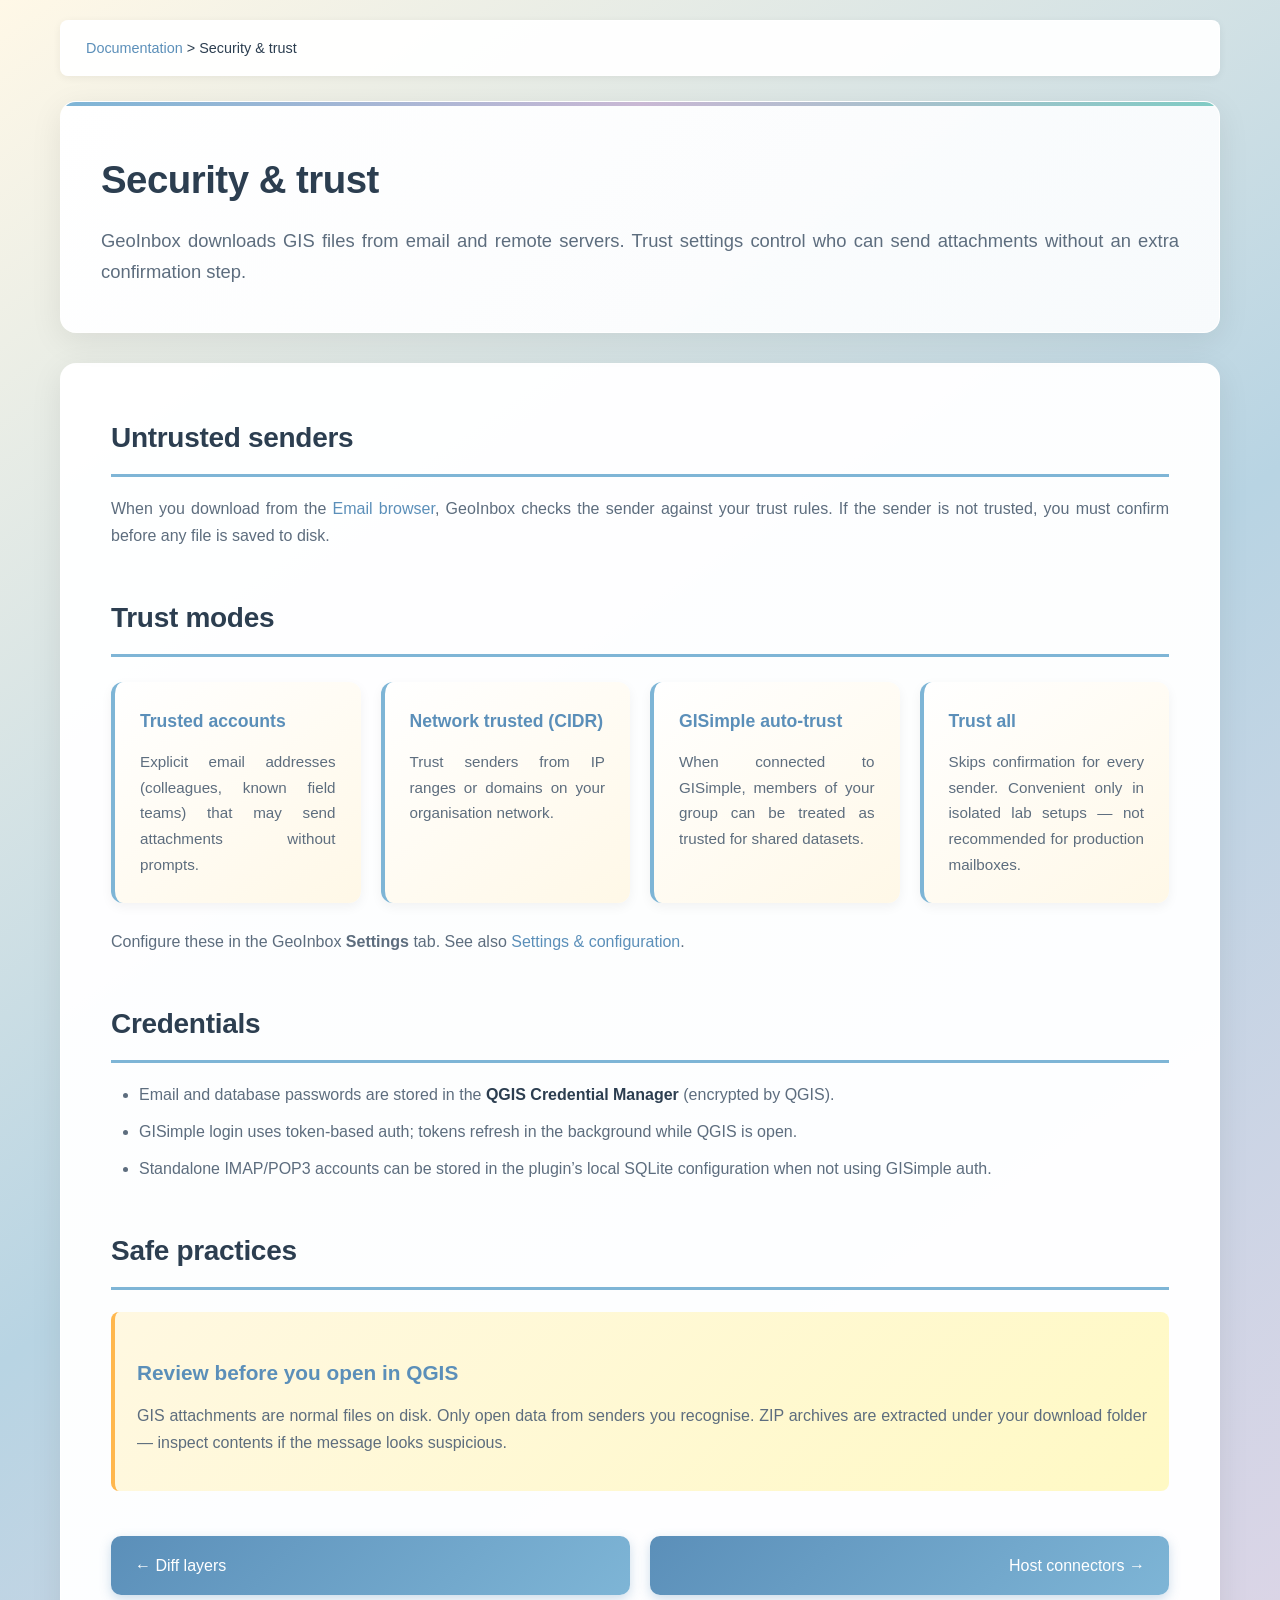
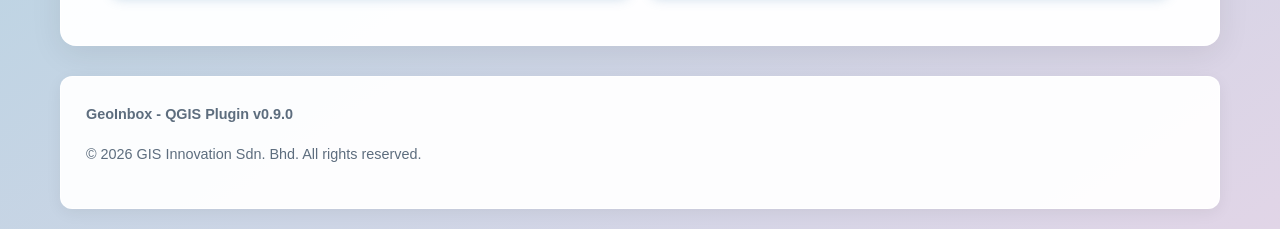
<file: Version/documentation/07-security.html>
<!DOCTYPE html>
<html lang="en">
<head>
    <meta charset="UTF-8">
    <meta name="viewport" content="width=device-width, initial-scale=1.0">
    <title>Security &amp; trust — GeoInbox Documentation</title>
    <meta name="description" content="Trust rules for email attachments, credentials, and safe GIS data exchange.">
    <link rel="stylesheet" href="style.css">
</head>
<body id="top">
    <div class="container">
        <div class="breadcrumb">
            <a href="index.html">Documentation</a> &gt; Security &amp; trust
        </div>
        <div class="page-header">
            <h1>Security &amp; trust</h1>
            <p>GeoInbox downloads GIS files from email and remote servers. Trust settings control who can send attachments without an extra confirmation step.</p>
        </div>
        <div class="content">
            <section>
                <h2>Untrusted senders</h2>
                <p>When you download from the <a href="03-email-browser.html">Email browser</a>, GeoInbox checks the sender against your trust rules. If the sender is not trusted, you must confirm before any file is saved to disk.</p>
            </section>
            <section>
                <h2>Trust modes</h2>
                <div class="feature-grid">
                    <div class="feature-card">
                        <h3>Trusted accounts</h3>
                        <p>Explicit email addresses (colleagues, known field teams) that may send attachments without prompts.</p>
                    </div>
                    <div class="feature-card">
                        <h3>Network trusted (CIDR)</h3>
                        <p>Trust senders from IP ranges or domains on your organisation network.</p>
                    </div>
                    <div class="feature-card">
                        <h3>GISimple auto-trust</h3>
                        <p>When connected to GISimple, members of your group can be treated as trusted for shared datasets.</p>
                    </div>
                    <div class="feature-card">
                        <h3>Trust all</h3>
                        <p>Skips confirmation for every sender. Convenient only in isolated lab setups — not recommended for production mailboxes.</p>
                    </div>
                </div>
                <p>Configure these in the GeoInbox <strong>Settings</strong> tab. See also <a href="10-settings.html">Settings &amp; configuration</a>.</p>
            </section>
            <section>
                <h2>Credentials</h2>
                <ul>
                    <li>Email and database passwords are stored in the <strong>QGIS Credential Manager</strong> (encrypted by QGIS).</li>
                    <li>GISimple login uses token-based auth; tokens refresh in the background while QGIS is open.</li>
                    <li>Standalone IMAP/POP3 accounts can be stored in the plugin’s local SQLite configuration when not using GISimple auth.</li>
                </ul>
            </section>
            <section>
                <h2>Safe practices</h2>
                <div class="warning">
                    <h3>Review before you open in QGIS</h3>
                    <p>GIS attachments are normal files on disk. Only open data from senders you recognise. ZIP archives are extracted under your download folder — inspect contents if the message looks suspicious.</p>
                </div>
            </section>
            <div class="nav-buttons">
                <a href="05-diff-layers.html" class="nav-button prev">← Diff layers</a>
                <a href="08-connectors.html" class="nav-button next">Host connectors →</a>
            </div>
        </div>
        <footer>
            <p><strong>GeoInbox - QGIS Plugin v0.9.0</strong></p>
            <p>&copy; 2026 GIS Innovation Sdn. Bhd. All rights reserved.</p>
        </footer>
    </div>
    <a href="#top" class="back-to-top" id="backToTop" title="Back to top">↑</a>
    <script>
        window.addEventListener('scroll', function() {
            var el = document.getElementById('backToTop');
            if (window.scrollY > 300) el.classList.add('visible'); else el.classList.remove('visible');
        });
    </script>
</body>
</html>
</file>
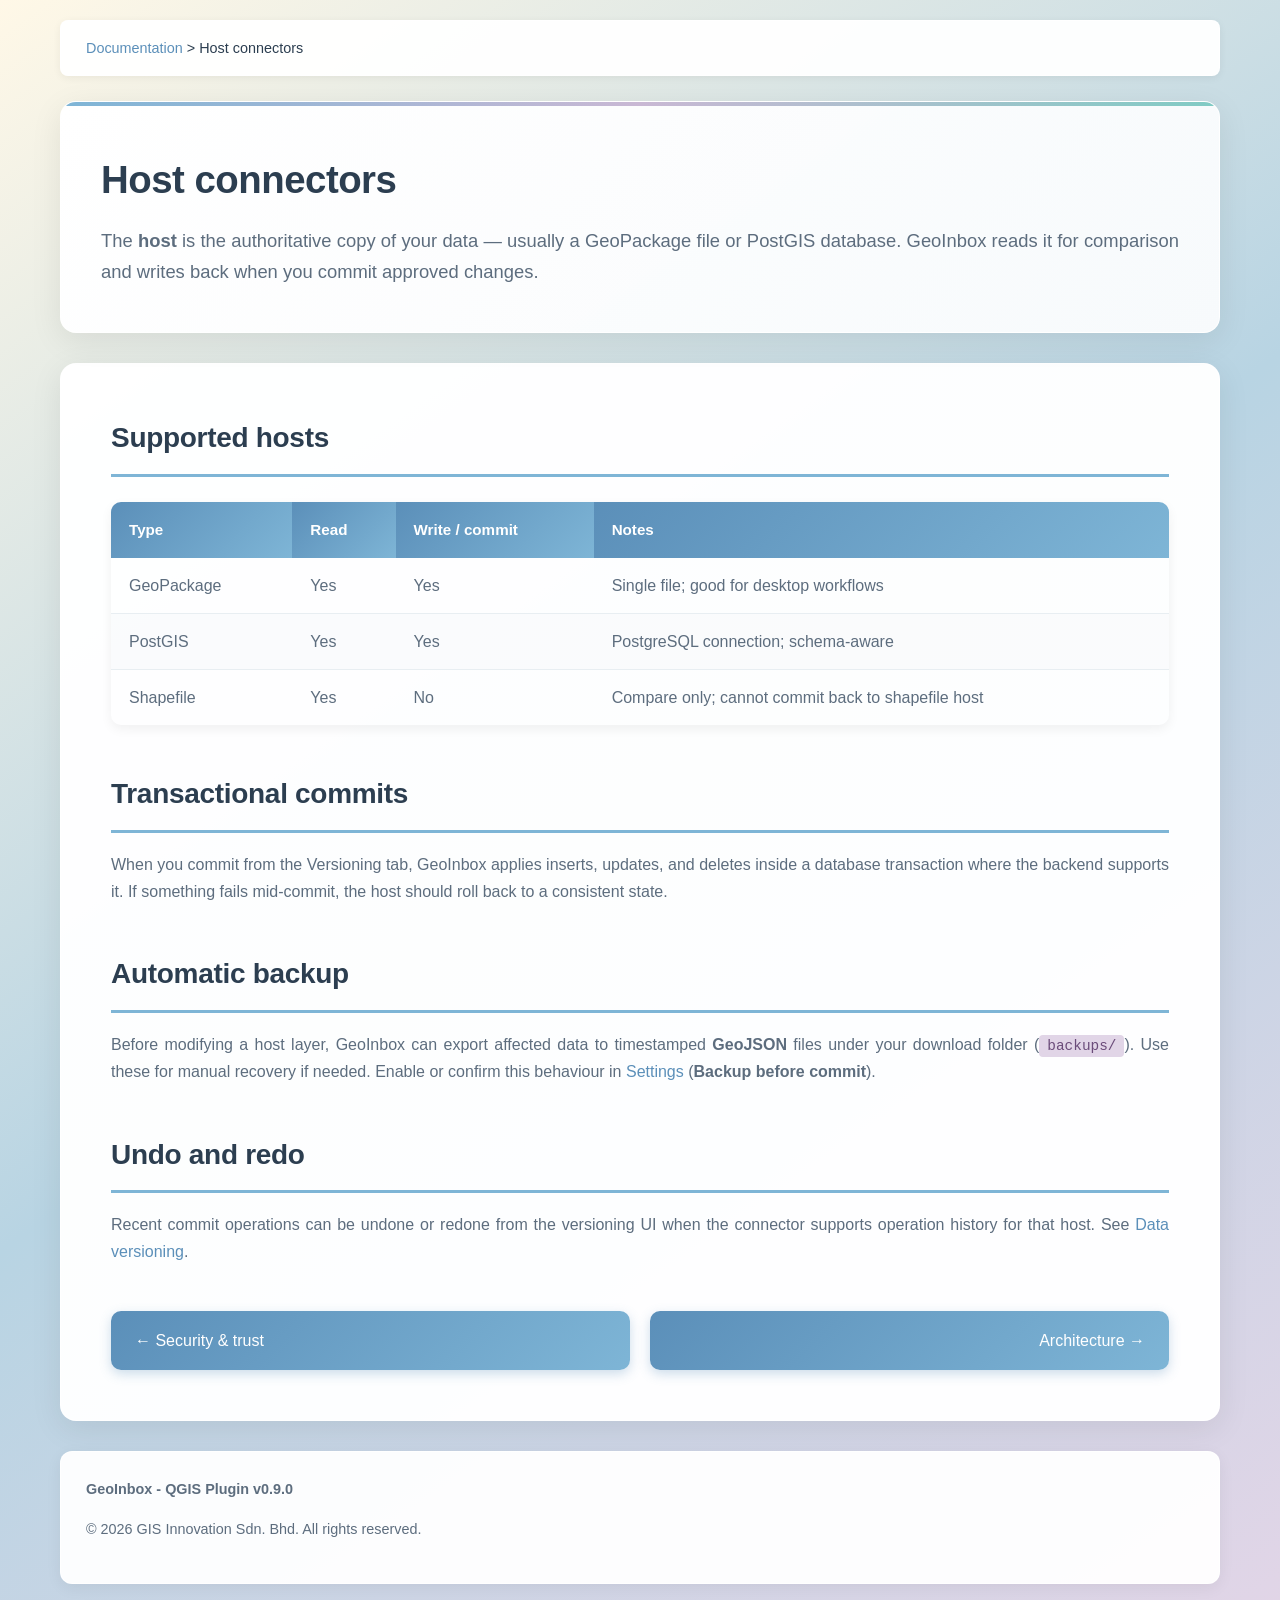
<file: Version/documentation/08-connectors.html>
<!DOCTYPE html>
<html lang="en">
<head>
    <meta charset="UTF-8">
    <meta name="viewport" content="width=device-width, initial-scale=1.0">
    <title>Host connectors — GeoInbox Documentation</title>
    <meta name="description" content="GeoPackage and PostGIS host databases for versioning read/write and commits.">
    <link rel="stylesheet" href="style.css">
</head>
<body id="top">
    <div class="container">
        <div class="breadcrumb">
            <a href="index.html">Documentation</a> &gt; Host connectors
        </div>
        <div class="page-header">
            <h1>Host connectors</h1>
            <p>The <strong>host</strong> is the authoritative copy of your data — usually a GeoPackage file or PostGIS database. GeoInbox reads it for comparison and writes back when you commit approved changes.</p>
        </div>
        <div class="content">
            <section>
                <h2>Supported hosts</h2>
                <table class="format-table">
                    <thead><tr><th>Type</th><th>Read</th><th>Write / commit</th><th>Notes</th></tr></thead>
                    <tbody>
                        <tr><td>GeoPackage</td><td>Yes</td><td>Yes</td><td>Single file; good for desktop workflows</td></tr>
                        <tr><td>PostGIS</td><td>Yes</td><td>Yes</td><td>PostgreSQL connection; schema-aware</td></tr>
                        <tr><td>Shapefile</td><td>Yes</td><td>No</td><td>Compare only; cannot commit back to shapefile host</td></tr>
                    </tbody>
                </table>
            </section>
            <section>
                <h2>Transactional commits</h2>
                <p>When you commit from the Versioning tab, GeoInbox applies inserts, updates, and deletes inside a database transaction where the backend supports it. If something fails mid-commit, the host should roll back to a consistent state.</p>
            </section>
            <section>
                <h2>Automatic backup</h2>
                <p>Before modifying a host layer, GeoInbox can export affected data to timestamped <strong>GeoJSON</strong> files under your download folder (<code>backups/</code>). Use these for manual recovery if needed. Enable or confirm this behaviour in <a href="10-settings.html">Settings</a> (<strong>Backup before commit</strong>).</p>
            </section>
            <section>
                <h2>Undo and redo</h2>
                <p>Recent commit operations can be undone or redone from the versioning UI when the connector supports operation history for that host. See <a href="04-versioning.html">Data versioning</a>.</p>
            </section>
            <div class="nav-buttons">
                <a href="07-security.html" class="nav-button prev">← Security &amp; trust</a>
                <a href="09-architecture.html" class="nav-button next">Architecture →</a>
            </div>
        </div>
        <footer>
            <p><strong>GeoInbox - QGIS Plugin v0.9.0</strong></p>
            <p>&copy; 2026 GIS Innovation Sdn. Bhd. All rights reserved.</p>
        </footer>
    </div>
    <a href="#top" class="back-to-top" id="backToTop" title="Back to top">↑</a>
    <script>
        window.addEventListener('scroll', function() {
            var el = document.getElementById('backToTop');
            if (window.scrollY > 300) el.classList.add('visible'); else el.classList.remove('visible');
        });
    </script>
</body>
</html>
</file>
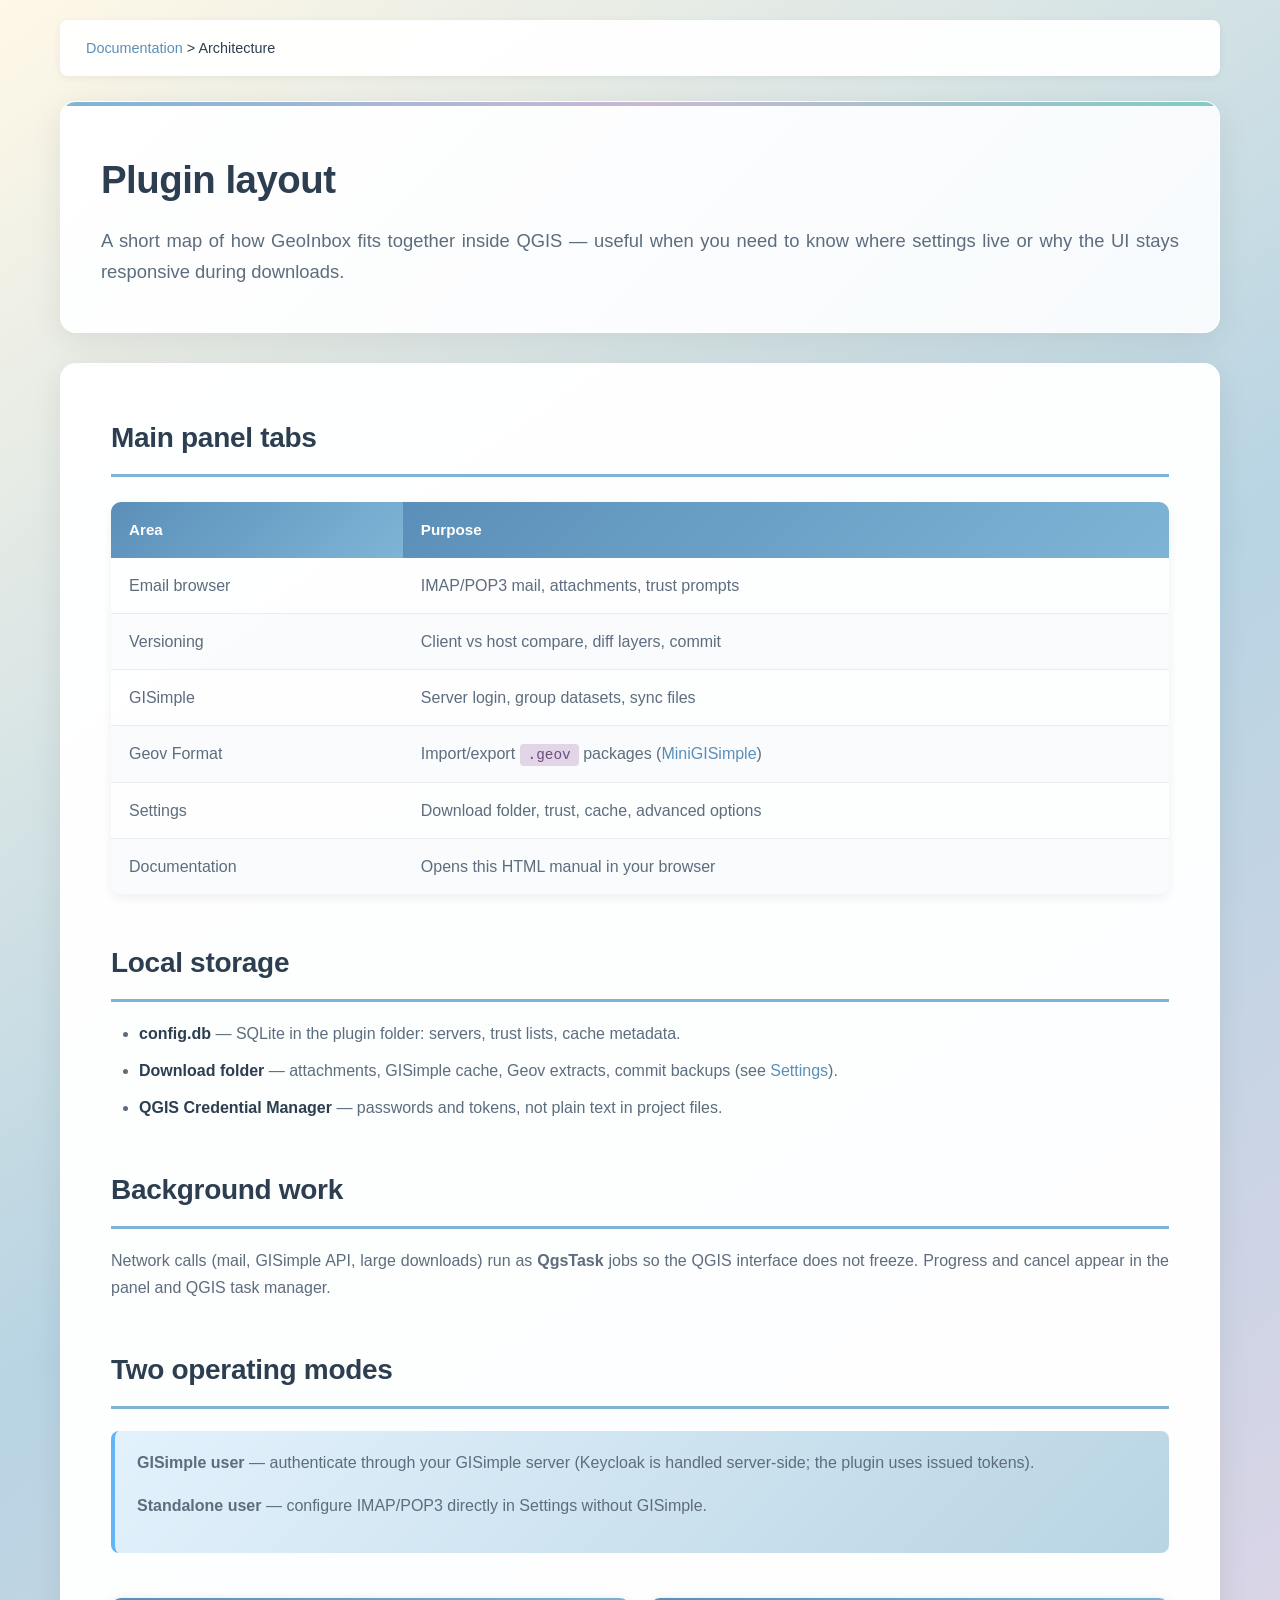
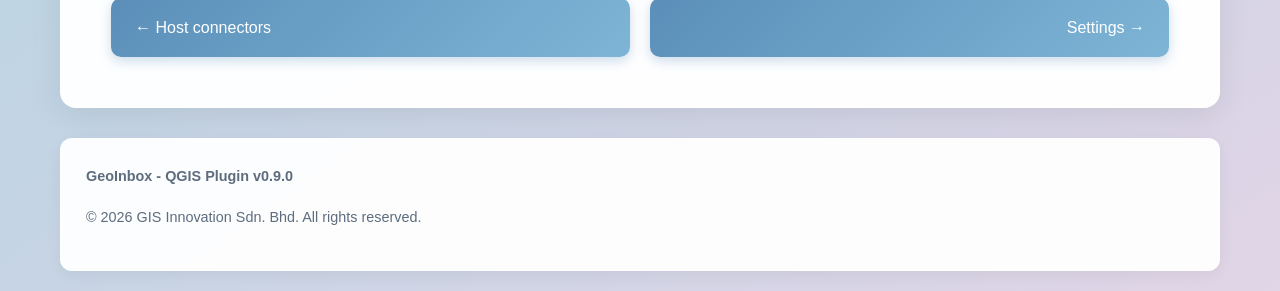
<file: Version/documentation/09-architecture.html>
<!DOCTYPE html>
<html lang="en">
<head>
    <meta charset="UTF-8">
    <meta name="viewport" content="width=device-width, initial-scale=1.0">
    <title>Architecture — GeoInbox Documentation</title>
    <meta name="description" content="How the GeoInbox QGIS plugin is organised: tabs, storage, and background tasks.">
    <link rel="stylesheet" href="style.css">
</head>
<body id="top">
    <div class="container">
        <div class="breadcrumb">
            <a href="index.html">Documentation</a> &gt; Architecture
        </div>
        <div class="page-header">
            <h1>Plugin layout</h1>
            <p>A short map of how GeoInbox fits together inside QGIS — useful when you need to know where settings live or why the UI stays responsive during downloads.</p>
        </div>
        <div class="content">
            <section>
                <h2>Main panel tabs</h2>
                <table class="format-table">
                    <thead><tr><th>Area</th><th>Purpose</th></tr></thead>
                    <tbody>
                        <tr><td>Email browser</td><td>IMAP/POP3 mail, attachments, trust prompts</td></tr>
                        <tr><td>Versioning</td><td>Client vs host compare, diff layers, commit</td></tr>
                        <tr><td>GISimple</td><td>Server login, group datasets, sync files</td></tr>
                        <tr><td>Geov Format</td><td>Import/export <code>.geov</code> packages (<a href="13-geov-minigisimple.html">MiniGISimple</a>)</td></tr>
                        <tr><td>Settings</td><td>Download folder, trust, cache, advanced options</td></tr>
                        <tr><td>Documentation</td><td>Opens this HTML manual in your browser</td></tr>
                    </tbody>
                </table>
            </section>
            <section>
                <h2>Local storage</h2>
                <ul>
                    <li><strong>config.db</strong> — SQLite in the plugin folder: servers, trust lists, cache metadata.</li>
                    <li><strong>Download folder</strong> — attachments, GISimple cache, Geov extracts, commit backups (see <a href="10-settings.html">Settings</a>).</li>
                    <li><strong>QGIS Credential Manager</strong> — passwords and tokens, not plain text in project files.</li>
                </ul>
            </section>
            <section>
                <h2>Background work</h2>
                <p>Network calls (mail, GISimple API, large downloads) run as <strong>QgsTask</strong> jobs so the QGIS interface does not freeze. Progress and cancel appear in the panel and QGIS task manager.</p>
            </section>
            <section>
                <h2>Two operating modes</h2>
                <div class="note">
                    <p><strong>GISimple user</strong> — authenticate through your GISimple server (Keycloak is handled server-side; the plugin uses issued tokens).</p>
                    <p><strong>Standalone user</strong> — configure IMAP/POP3 directly in Settings without GISimple.</p>
                </div>
            </section>
            <div class="nav-buttons">
                <a href="08-connectors.html" class="nav-button prev">← Host connectors</a>
                <a href="10-settings.html" class="nav-button next">Settings →</a>
            </div>
        </div>
        <footer>
            <p><strong>GeoInbox - QGIS Plugin v0.9.0</strong></p>
            <p>&copy; 2026 GIS Innovation Sdn. Bhd. All rights reserved.</p>
        </footer>
    </div>
    <a href="#top" class="back-to-top" id="backToTop" title="Back to top">↑</a>
    <script>
        window.addEventListener('scroll', function() {
            var el = document.getElementById('backToTop');
            if (window.scrollY > 300) el.classList.add('visible'); else el.classList.remove('visible');
        });
    </script>
</body>
</html>
</file>
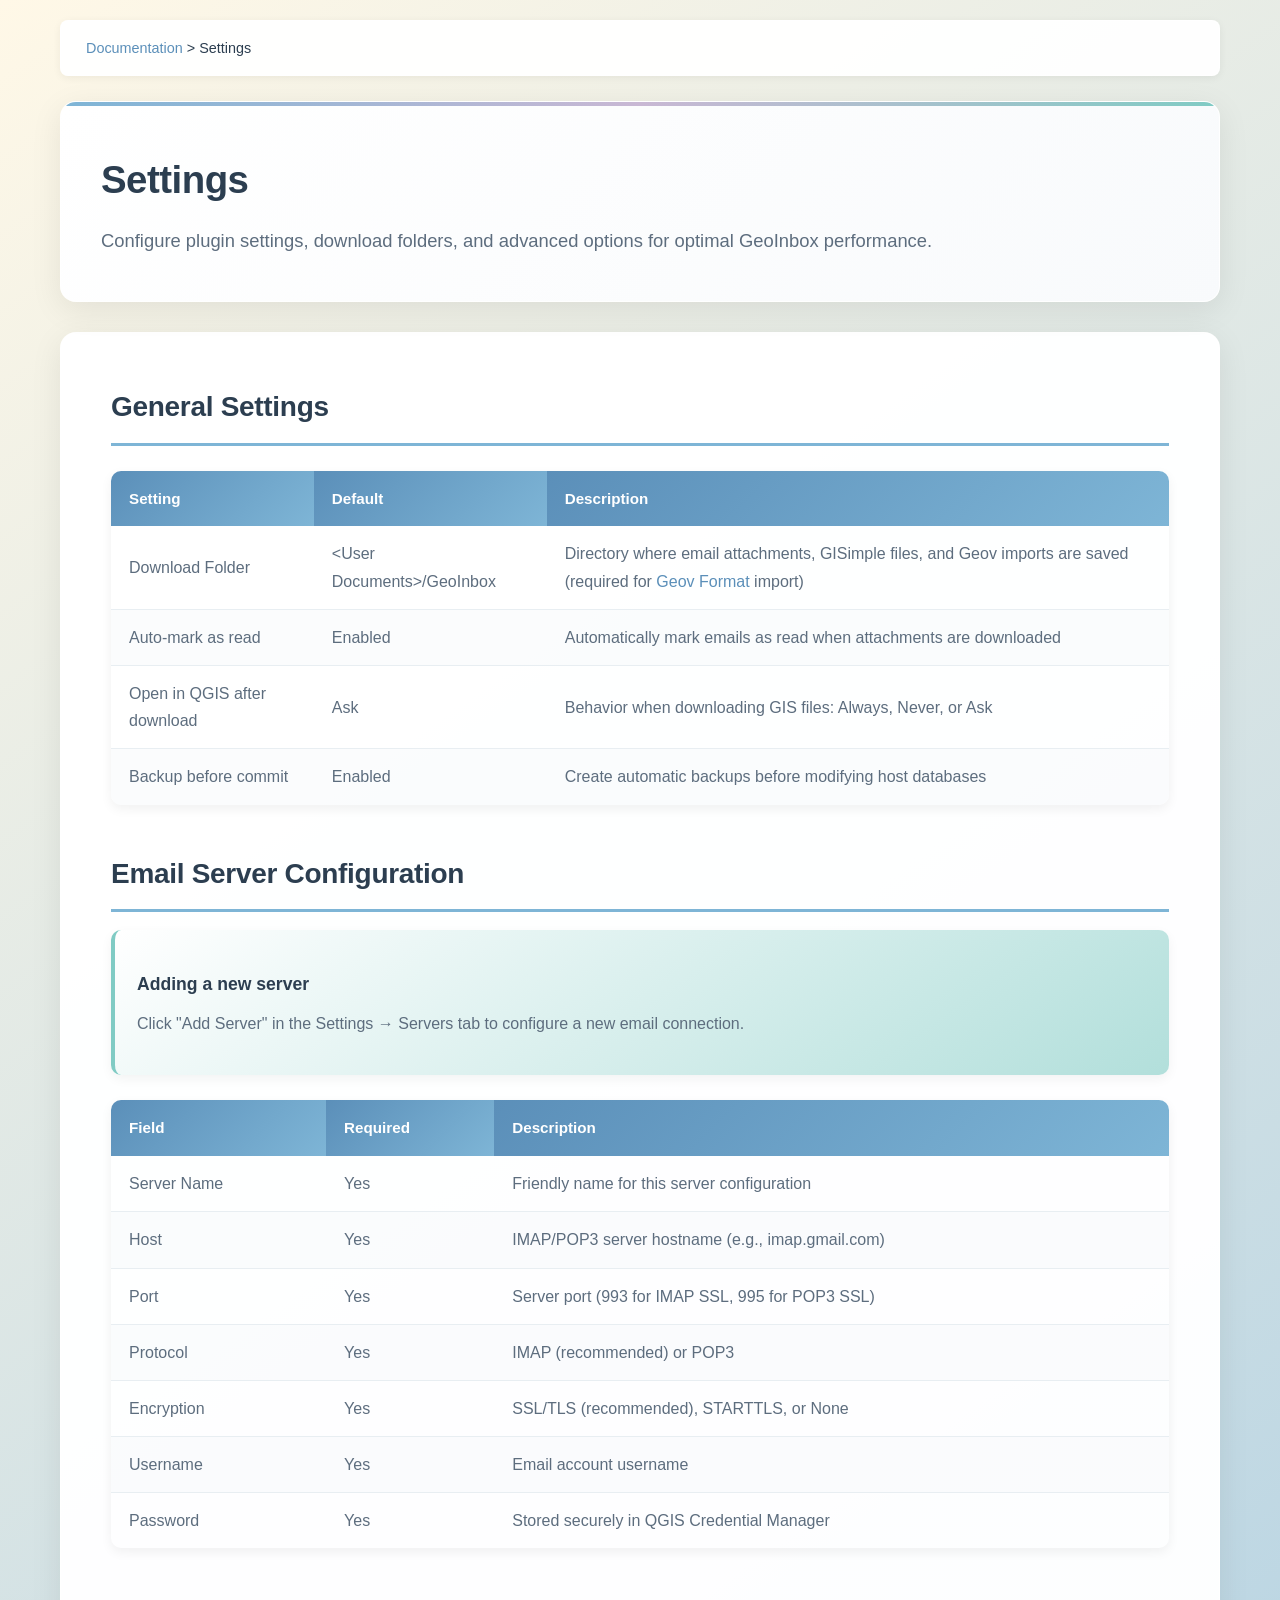
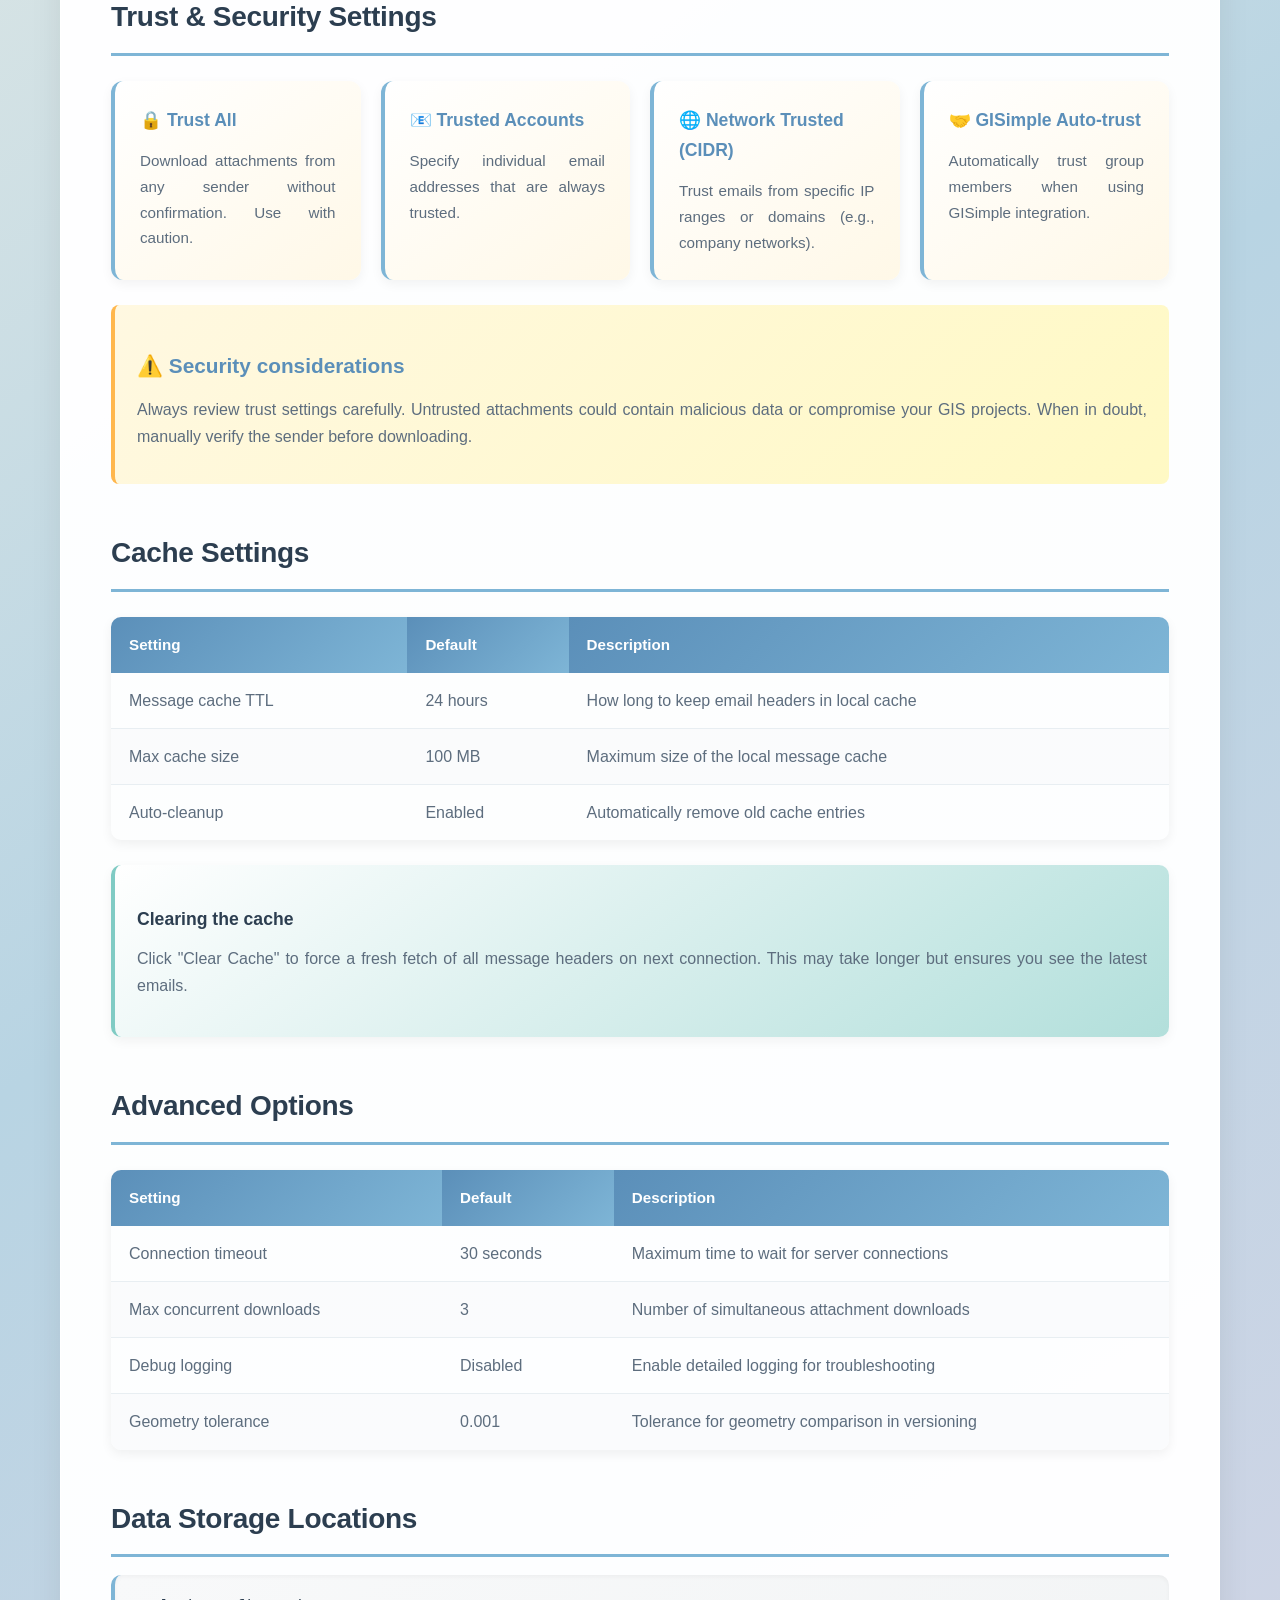
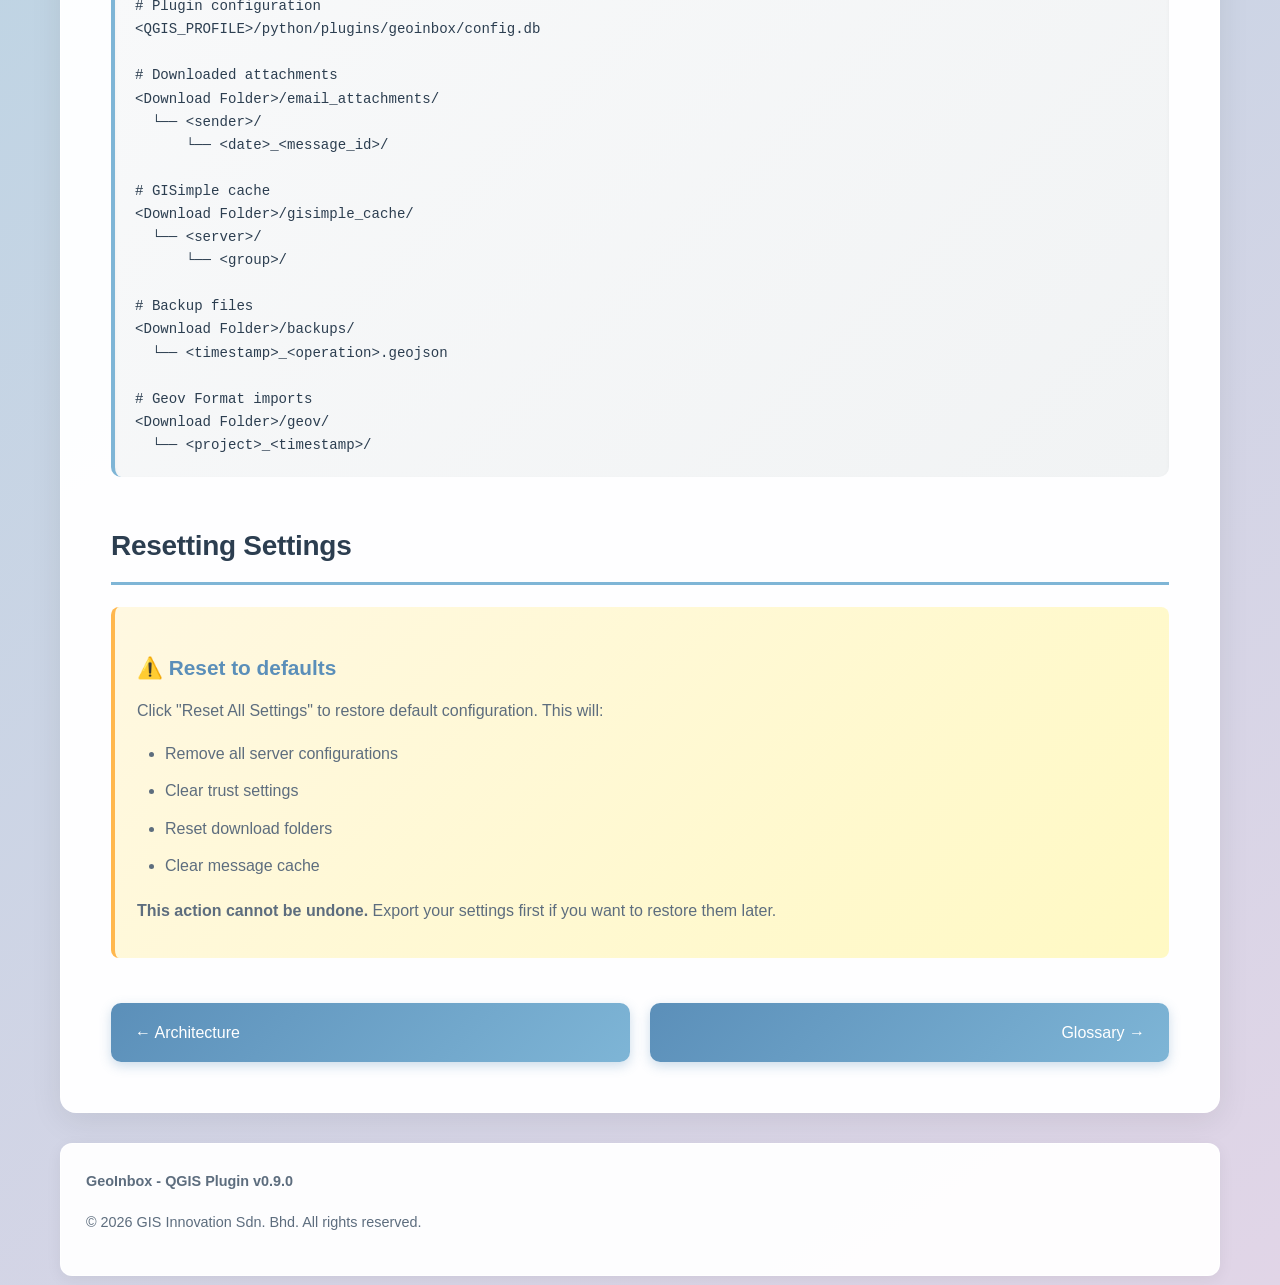
<file: Version/documentation/10-settings.html>
<!DOCTYPE html>
<html lang="en">
<head>
    <meta charset="UTF-8">
    <meta name="viewport" content="width=device-width, initial-scale=1.0">
    <title>Settings - GeoInbox Documentation</title>
    <meta name="description" content="Configure plugin settings, download folders, and advanced options for GeoInbox.">
    <link rel="stylesheet" href="style.css">
</head>
<body id="top">
    <div class="container">
        <div class="breadcrumb">
            <a href="index.html">Documentation</a> > Settings
        </div>
        
        <div class="page-header">
            <h1>Settings</h1>
            <p>Configure plugin settings, download folders, and advanced options for optimal GeoInbox performance.</p>
        </div>
        
        <div class="content">
            <section>
                <h2>General Settings</h2>
                <table class="format-table">
                    <thead>
                        <tr>
                            <th>Setting</th>
                            <th>Default</th>
                            <th>Description</th>
                        </tr>
                    </thead>
                    <tbody>
                        <tr>
                            <td>Download Folder</td>
                            <td>&lt;User Documents&gt;/GeoInbox</td>
                            <td>Directory where email attachments, GISimple files, and Geov imports are saved (required for <a href="13-geov-minigisimple.html">Geov Format</a> import)</td>
                        </tr>
                        <tr>
                            <td>Auto-mark as read</td>
                            <td>Enabled</td>
                            <td>Automatically mark emails as read when attachments are downloaded</td>
                        </tr>
                        <tr>
                            <td>Open in QGIS after download</td>
                            <td>Ask</td>
                            <td>Behavior when downloading GIS files: Always, Never, or Ask</td>
                        </tr>
                        <tr>
                            <td>Backup before commit</td>
                            <td>Enabled</td>
                            <td>Create automatic backups before modifying host databases</td>
                        </tr>
                    </tbody>
                </table>
            </section>

            <section>
                <h2>Email Server Configuration</h2>
                <div class="step-box">
                    <h4>Adding a new server</h4>
                    <p>Click "Add Server" in the Settings → Servers tab to configure a new email connection.</p>
                </div>
                
                <table class="format-table">
                    <thead>
                        <tr>
                            <th>Field</th>
                            <th>Required</th>
                            <th>Description</th>
                        </tr>
                    </thead>
                    <tbody>
                        <tr>
                            <td>Server Name</td>
                            <td>Yes</td>
                            <td>Friendly name for this server configuration</td>
                        </tr>
                        <tr>
                            <td>Host</td>
                            <td>Yes</td>
                            <td>IMAP/POP3 server hostname (e.g., imap.gmail.com)</td>
                        </tr>
                        <tr>
                            <td>Port</td>
                            <td>Yes</td>
                            <td>Server port (993 for IMAP SSL, 995 for POP3 SSL)</td>
                        </tr>
                        <tr>
                            <td>Protocol</td>
                            <td>Yes</td>
                            <td>IMAP (recommended) or POP3</td>
                        </tr>
                        <tr>
                            <td>Encryption</td>
                            <td>Yes</td>
                            <td>SSL/TLS (recommended), STARTTLS, or None</td>
                        </tr>
                        <tr>
                            <td>Username</td>
                            <td>Yes</td>
                            <td>Email account username</td>
                        </tr>
                        <tr>
                            <td>Password</td>
                            <td>Yes</td>
                            <td>Stored securely in QGIS Credential Manager</td>
                        </tr>
                    </tbody>
                </table>
            </section>

            <section>
                <h2>Trust & Security Settings</h2>
                <div class="feature-grid">
                    <div class="feature-card">
                        <h3>🔒 Trust All</h3>
                        <p>Download attachments from any sender without confirmation. Use with caution.</p>
                    </div>
                    
                    <div class="feature-card">
                        <h3>📧 Trusted Accounts</h3>
                        <p>Specify individual email addresses that are always trusted.</p>
                    </div>
                    
                    <div class="feature-card">
                        <h3>🌐 Network Trusted (CIDR)</h3>
                        <p>Trust emails from specific IP ranges or domains (e.g., company networks).</p>
                    </div>
                    
                    <div class="feature-card">
                        <h3>🤝 GISimple Auto-trust</h3>
                        <p>Automatically trust group members when using GISimple integration.</p>
                    </div>
                </div>
                
                <div class="warning">
                    <h3>⚠️ Security considerations</h3>
                    <p>Always review trust settings carefully. Untrusted attachments could contain malicious data or compromise your GIS projects. When in doubt, manually verify the sender before downloading.</p>
                </div>
            </section>

            <section>
                <h2>Cache Settings</h2>
                <table class="format-table">
                    <thead>
                        <tr>
                            <th>Setting</th>
                            <th>Default</th>
                            <th>Description</th>
                        </tr>
                    </thead>
                    <tbody>
                        <tr>
                            <td>Message cache TTL</td>
                            <td>24 hours</td>
                            <td>How long to keep email headers in local cache</td>
                        </tr>
                        <tr>
                            <td>Max cache size</td>
                            <td>100 MB</td>
                            <td>Maximum size of the local message cache</td>
                        </tr>
                        <tr>
                            <td>Auto-cleanup</td>
                            <td>Enabled</td>
                            <td>Automatically remove old cache entries</td>
                        </tr>
                    </tbody>
                </table>
                
                <div class="step-box">
                    <h4>Clearing the cache</h4>
                    <p>Click "Clear Cache" to force a fresh fetch of all message headers on next connection. This may take longer but ensures you see the latest emails.</p>
                </div>
            </section>

            <section>
                <h2>Advanced Options</h2>
                <table class="format-table">
                    <thead>
                        <tr>
                            <th>Setting</th>
                            <th>Default</th>
                            <th>Description</th>
                        </tr>
                    </thead>
                    <tbody>
                        <tr>
                            <td>Connection timeout</td>
                            <td>30 seconds</td>
                            <td>Maximum time to wait for server connections</td>
                        </tr>
                        <tr>
                            <td>Max concurrent downloads</td>
                            <td>3</td>
                            <td>Number of simultaneous attachment downloads</td>
                        </tr>
                        <tr>
                            <td>Debug logging</td>
                            <td>Disabled</td>
                            <td>Enable detailed logging for troubleshooting</td>
                        </tr>
                        <tr>
                            <td>Geometry tolerance</td>
                            <td>0.001</td>
                            <td>Tolerance for geometry comparison in versioning</td>
                        </tr>
                    </tbody>
                </table>
            </section>

            <section>
                <h2>Data Storage Locations</h2>
                <pre><code># Plugin configuration
&lt;QGIS_PROFILE&gt;/python/plugins/geoinbox/config.db

# Downloaded attachments
&lt;Download Folder&gt;/email_attachments/
  └── &lt;sender&gt;/
      └── &lt;date&gt;_&lt;message_id&gt;/

# GISimple cache
&lt;Download Folder&gt;/gisimple_cache/
  └── &lt;server&gt;/
      └── &lt;group&gt;/

# Backup files
&lt;Download Folder&gt;/backups/
  └── &lt;timestamp&gt;_&lt;operation&gt;.geojson

# Geov Format imports
&lt;Download Folder&gt;/geov/
  └── &lt;project&gt;_&lt;timestamp&gt;/</code></pre>
            </section>

            <section>
                <h2>Resetting Settings</h2>
                <div class="warning">
                    <h3>⚠️ Reset to defaults</h3>
                    <p>Click "Reset All Settings" to restore default configuration. This will:</p>
                    <ul>
                        <li>Remove all server configurations</li>
                        <li>Clear trust settings</li>
                        <li>Reset download folders</li>
                        <li>Clear message cache</li>
                    </ul>
                    <p><strong>This action cannot be undone.</strong> Export your settings first if you want to restore them later.</p>
                </div>
            </section>

            <div class="nav-buttons">
                <a href="09-architecture.html" class="nav-button prev">← Architecture</a>
                <a href="11-glossary.html" class="nav-button next">Glossary →</a>
            </div>
        </div>
        
        <footer>
            <p><strong>GeoInbox - QGIS Plugin v0.9.0</strong></p>
            <p>&copy; 2026 GIS Innovation Sdn. Bhd. All rights reserved.</p>
        </footer>
    </div>
    
    <!-- Back to Top Button -->
    <a href="#top" class="back-to-top" id="backToTop" title="Back to Top">↑</a>
    
    <script>
        window.addEventListener('scroll', function() {
            var backToTop = document.getElementById('backToTop');
            if (window.scrollY > 300) {
                backToTop.classList.add('visible');
            } else {
                backToTop.classList.remove('visible');
            }
        });
    </script>
</body>
</html>
</file>
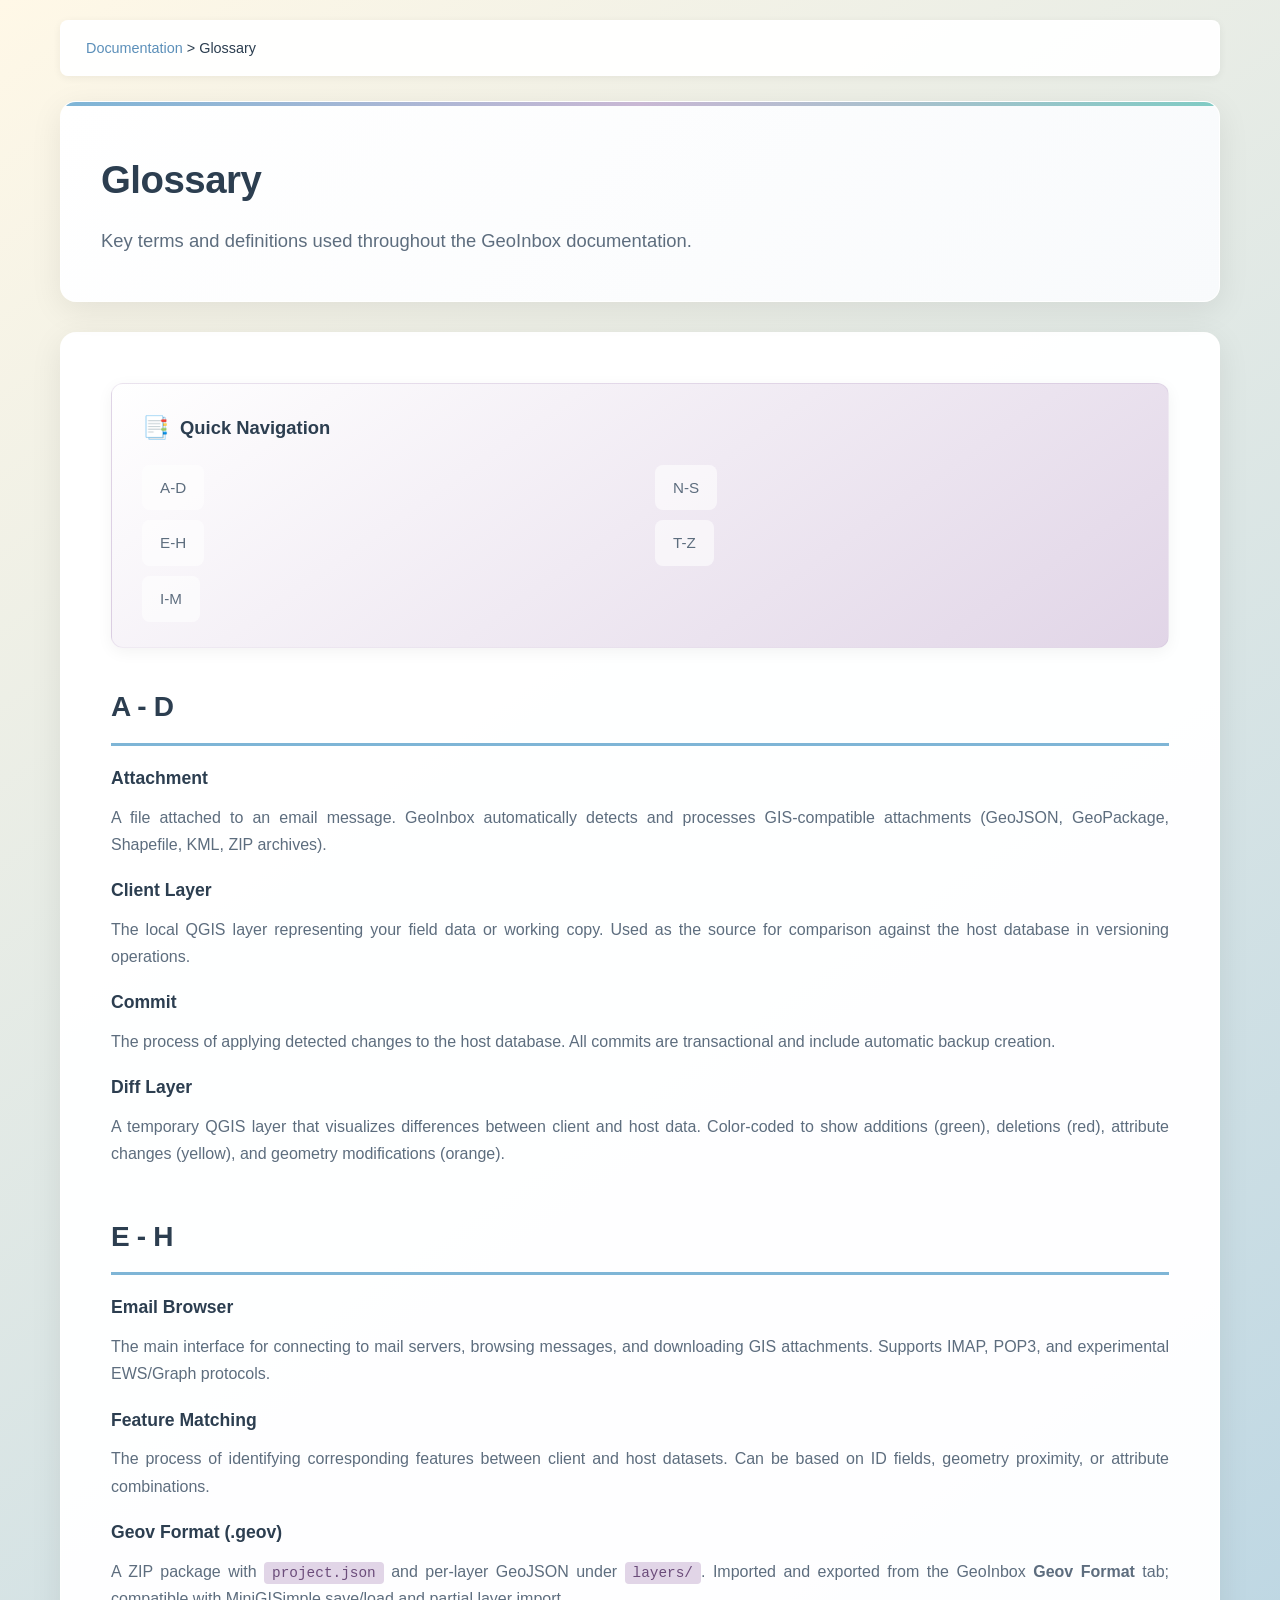
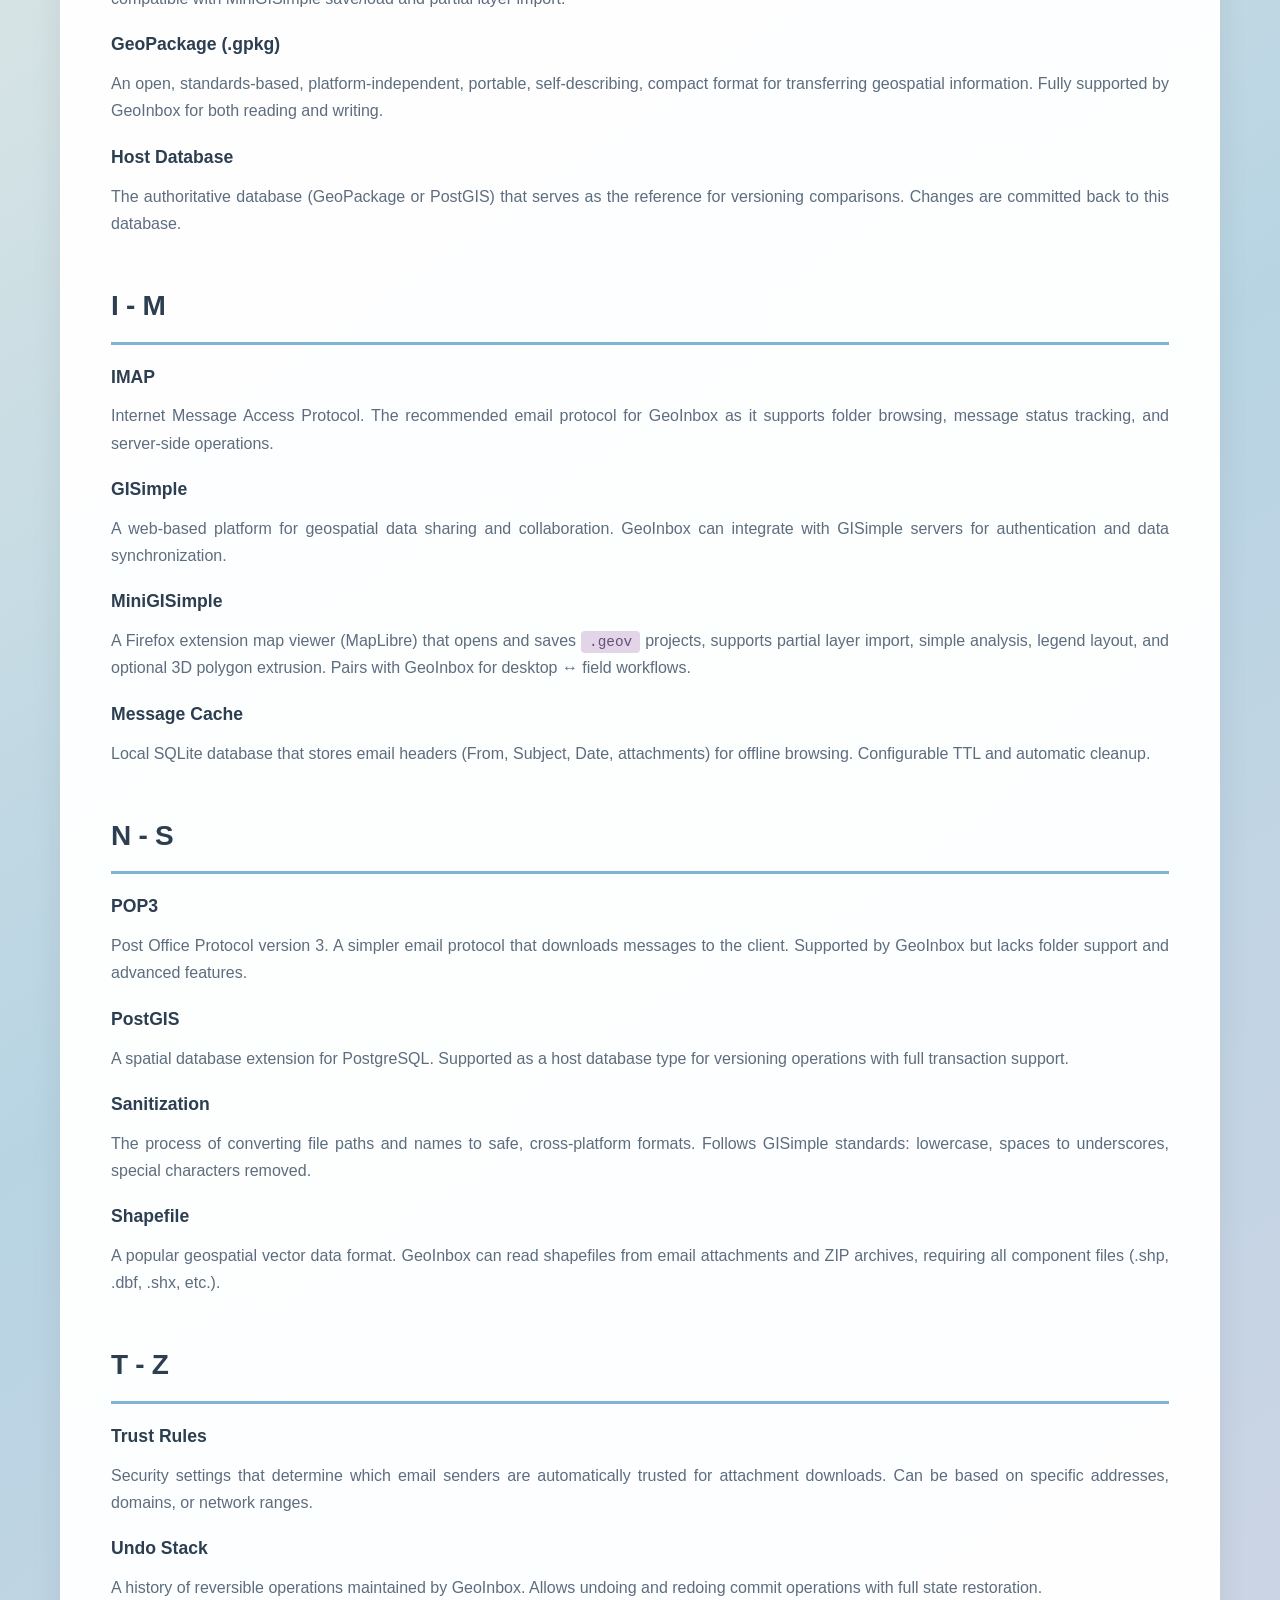
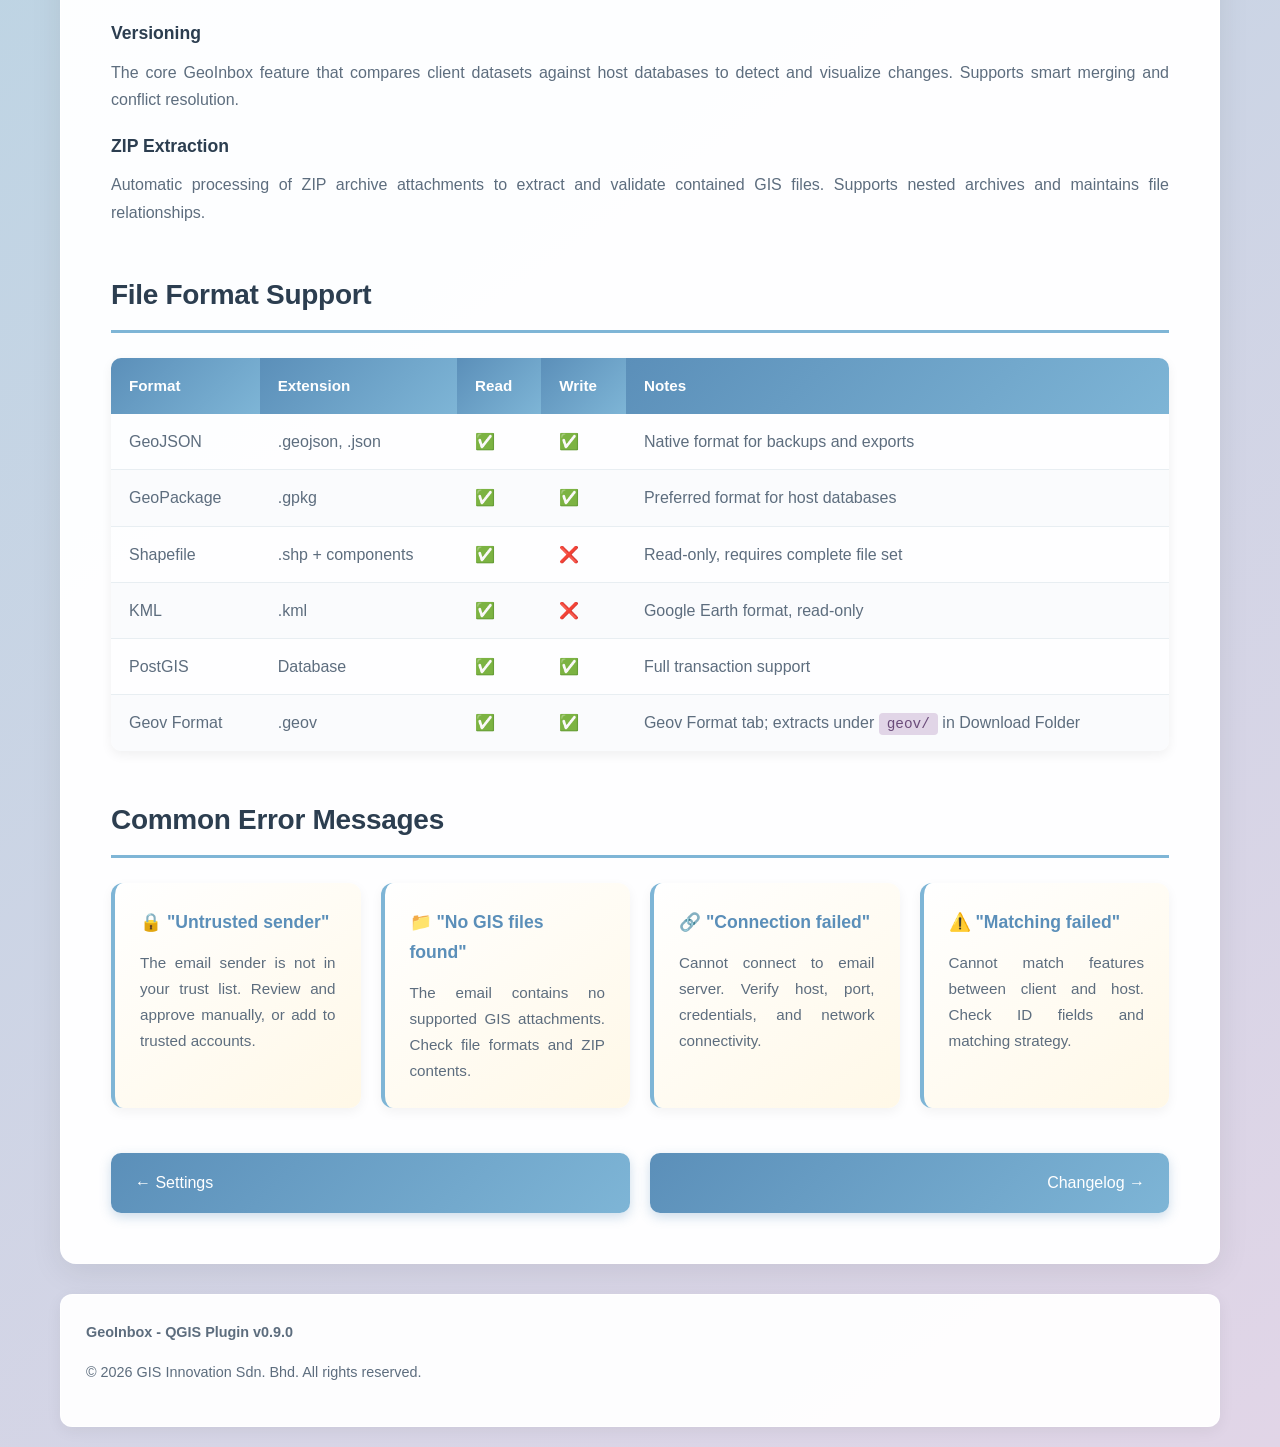
<file: Version/documentation/11-glossary.html>
<!DOCTYPE html>
<html lang="en">
<head>
    <meta charset="UTF-8">
    <meta name="viewport" content="width=device-width, initial-scale=1.0">
    <title>Glossary - GeoInbox Documentation</title>
    <meta name="description" content="Key terms and definitions used throughout the GeoInbox documentation.">
    <link rel="stylesheet" href="style.css">
</head>
<body id="top">
    <div class="container">
        <div class="breadcrumb">
            <a href="index.html">Documentation</a> > Glossary
        </div>
        
        <div class="page-header">
            <h1>Glossary</h1>
            <p>Key terms and definitions used throughout the GeoInbox documentation.</p>
        </div>
        
        <div class="content">
            <div class="toc">
                <h3>Quick Navigation</h3>
                <ul>
                    <li><a href="#a">A-D</a></li>
                    <li><a href="#e">E-H</a></li>
                    <li><a href="#i">I-M</a></li>
                    <li><a href="#n">N-S</a></li>
                    <li><a href="#t">T-Z</a></li>
                </ul>
            </div>

            <section id="a">
                <h2>A - D</h2>
                
                <h4>Attachment</h4>
                <p>A file attached to an email message. GeoInbox automatically detects and processes GIS-compatible attachments (GeoJSON, GeoPackage, Shapefile, KML, ZIP archives).</p>
                
                <h4>Client Layer</h4>
                <p>The local QGIS layer representing your field data or working copy. Used as the source for comparison against the host database in versioning operations.</p>
                
                <h4>Commit</h4>
                <p>The process of applying detected changes to the host database. All commits are transactional and include automatic backup creation.</p>
                
                <h4>Diff Layer</h4>
                <p>A temporary QGIS layer that visualizes differences between client and host data. Color-coded to show additions (green), deletions (red), attribute changes (yellow), and geometry modifications (orange).</p>
            </section>

            <section id="e">
                <h2>E - H</h2>
                
                <h4>Email Browser</h4>
                <p>The main interface for connecting to mail servers, browsing messages, and downloading GIS attachments. Supports IMAP, POP3, and experimental EWS/Graph protocols.</p>
                
                <h4>Feature Matching</h4>
                <p>The process of identifying corresponding features between client and host datasets. Can be based on ID fields, geometry proximity, or attribute combinations.</p>
                
                <h4>Geov Format (.geov)</h4>
                <p>A ZIP package with <code>project.json</code> and per-layer GeoJSON under <code>layers/</code>. Imported and exported from the GeoInbox <strong>Geov Format</strong> tab; compatible with MiniGISimple save/load and partial layer import.</p>

                <h4>GeoPackage (.gpkg)</h4>
                <p>An open, standards-based, platform-independent, portable, self-describing, compact format for transferring geospatial information. Fully supported by GeoInbox for both reading and writing.</p>
                
                <h4>Host Database</h4>
                <p>The authoritative database (GeoPackage or PostGIS) that serves as the reference for versioning comparisons. Changes are committed back to this database.</p>
            </section>

            <section id="i">
                <h2>I - M</h2>
                
                <h4>IMAP</h4>
                <p>Internet Message Access Protocol. The recommended email protocol for GeoInbox as it supports folder browsing, message status tracking, and server-side operations.</p>
                
                <h4>GISimple</h4>
                <p>A web-based platform for geospatial data sharing and collaboration. GeoInbox can integrate with GISimple servers for authentication and data synchronization.</p>

                <h4>MiniGISimple</h4>
                <p>A Firefox extension map viewer (MapLibre) that opens and saves <code>.geov</code> projects, supports partial layer import, simple analysis, legend layout, and optional 3D polygon extrusion. Pairs with GeoInbox for desktop ↔ field workflows.</p>
                
                <h4>Message Cache</h4>
                <p>Local SQLite database that stores email headers (From, Subject, Date, attachments) for offline browsing. Configurable TTL and automatic cleanup.</p>
            </section>

            <section id="n">
                <h2>N - S</h2>
                
                <h4>POP3</h4>
                <p>Post Office Protocol version 3. A simpler email protocol that downloads messages to the client. Supported by GeoInbox but lacks folder support and advanced features.</p>
                
                <h4>PostGIS</h4>
                <p>A spatial database extension for PostgreSQL. Supported as a host database type for versioning operations with full transaction support.</p>
                
                <h4>Sanitization</h4>
                <p>The process of converting file paths and names to safe, cross-platform formats. Follows GISimple standards: lowercase, spaces to underscores, special characters removed.</p>
                
                <h4>Shapefile</h4>
                <p>A popular geospatial vector data format. GeoInbox can read shapefiles from email attachments and ZIP archives, requiring all component files (.shp, .dbf, .shx, etc.).</p>
            </section>

            <section id="t">
                <h2>T - Z</h2>
                
                <h4>Trust Rules</h4>
                <p>Security settings that determine which email senders are automatically trusted for attachment downloads. Can be based on specific addresses, domains, or network ranges.</p>
                
                <h4>Undo Stack</h4>
                <p>A history of reversible operations maintained by GeoInbox. Allows undoing and redoing commit operations with full state restoration.</p>
                
                <h4>Versioning</h4>
                <p>The core GeoInbox feature that compares client datasets against host databases to detect and visualize changes. Supports smart merging and conflict resolution.</p>
                
                <h4>ZIP Extraction</h4>
                <p>Automatic processing of ZIP archive attachments to extract and validate contained GIS files. Supports nested archives and maintains file relationships.</p>
            </section>

            <section>
                <h2>File Format Support</h2>
                <table class="format-table">
                    <thead>
                        <tr>
                            <th>Format</th>
                            <th>Extension</th>
                            <th>Read</th>
                            <th>Write</th>
                            <th>Notes</th>
                        </tr>
                    </thead>
                    <tbody>
                        <tr>
                            <td>GeoJSON</td>
                            <td>.geojson, .json</td>
                            <td>✅</td>
                            <td>✅</td>
                            <td>Native format for backups and exports</td>
                        </tr>
                        <tr>
                            <td>GeoPackage</td>
                            <td>.gpkg</td>
                            <td>✅</td>
                            <td>✅</td>
                            <td>Preferred format for host databases</td>
                        </tr>
                        <tr>
                            <td>Shapefile</td>
                            <td>.shp + components</td>
                            <td>✅</td>
                            <td>❌</td>
                            <td>Read-only, requires complete file set</td>
                        </tr>
                        <tr>
                            <td>KML</td>
                            <td>.kml</td>
                            <td>✅</td>
                            <td>❌</td>
                            <td>Google Earth format, read-only</td>
                        </tr>
                        <tr>
                            <td>PostGIS</td>
                            <td>Database</td>
                            <td>✅</td>
                            <td>✅</td>
                            <td>Full transaction support</td>
                        </tr>
                        <tr>
                            <td>Geov Format</td>
                            <td>.geov</td>
                            <td>✅</td>
                            <td>✅</td>
                            <td>Geov Format tab; extracts under <code>geov/</code> in Download Folder</td>
                        </tr>
                    </tbody>
                </table>
            </section>

            <section>
                <h2>Common Error Messages</h2>
                <div class="feature-grid">
                    <div class="feature-card">
                        <h3>🔒 "Untrusted sender"</h3>
                        <p>The email sender is not in your trust list. Review and approve manually, or add to trusted accounts.</p>
                    </div>
                    
                    <div class="feature-card">
                        <h3>📁 "No GIS files found"</h3>
                        <p>The email contains no supported GIS attachments. Check file formats and ZIP contents.</p>
                    </div>
                    
                    <div class="feature-card">
                        <h3>🔗 "Connection failed"</h3>
                        <p>Cannot connect to email server. Verify host, port, credentials, and network connectivity.</p>
                    </div>
                    
                    <div class="feature-card">
                        <h3>⚠️ "Matching failed"</h3>
                        <p>Cannot match features between client and host. Check ID fields and matching strategy.</p>
                    </div>
                </div>
            </section>

            <div class="nav-buttons">
                <a href="10-settings.html" class="nav-button prev">← Settings</a>
                <a href="12-changelog.html" class="nav-button next">Changelog →</a>
            </div>
        </div>
        
        <footer>
            <p><strong>GeoInbox - QGIS Plugin v0.9.0</strong></p>
            <p>&copy; 2026 GIS Innovation Sdn. Bhd. All rights reserved.</p>
        </footer>
    </div>
    
    <!-- Back to Top Button -->
    <a href="#top" class="back-to-top" id="backToTop" title="Back to Top">↑</a>
    
    <script>
        window.addEventListener('scroll', function() {
            var backToTop = document.getElementById('backToTop');
            if (window.scrollY > 300) {
                backToTop.classList.add('visible');
            } else {
                backToTop.classList.remove('visible');
            }
        });
    </script>
</body>
</html>
</file>
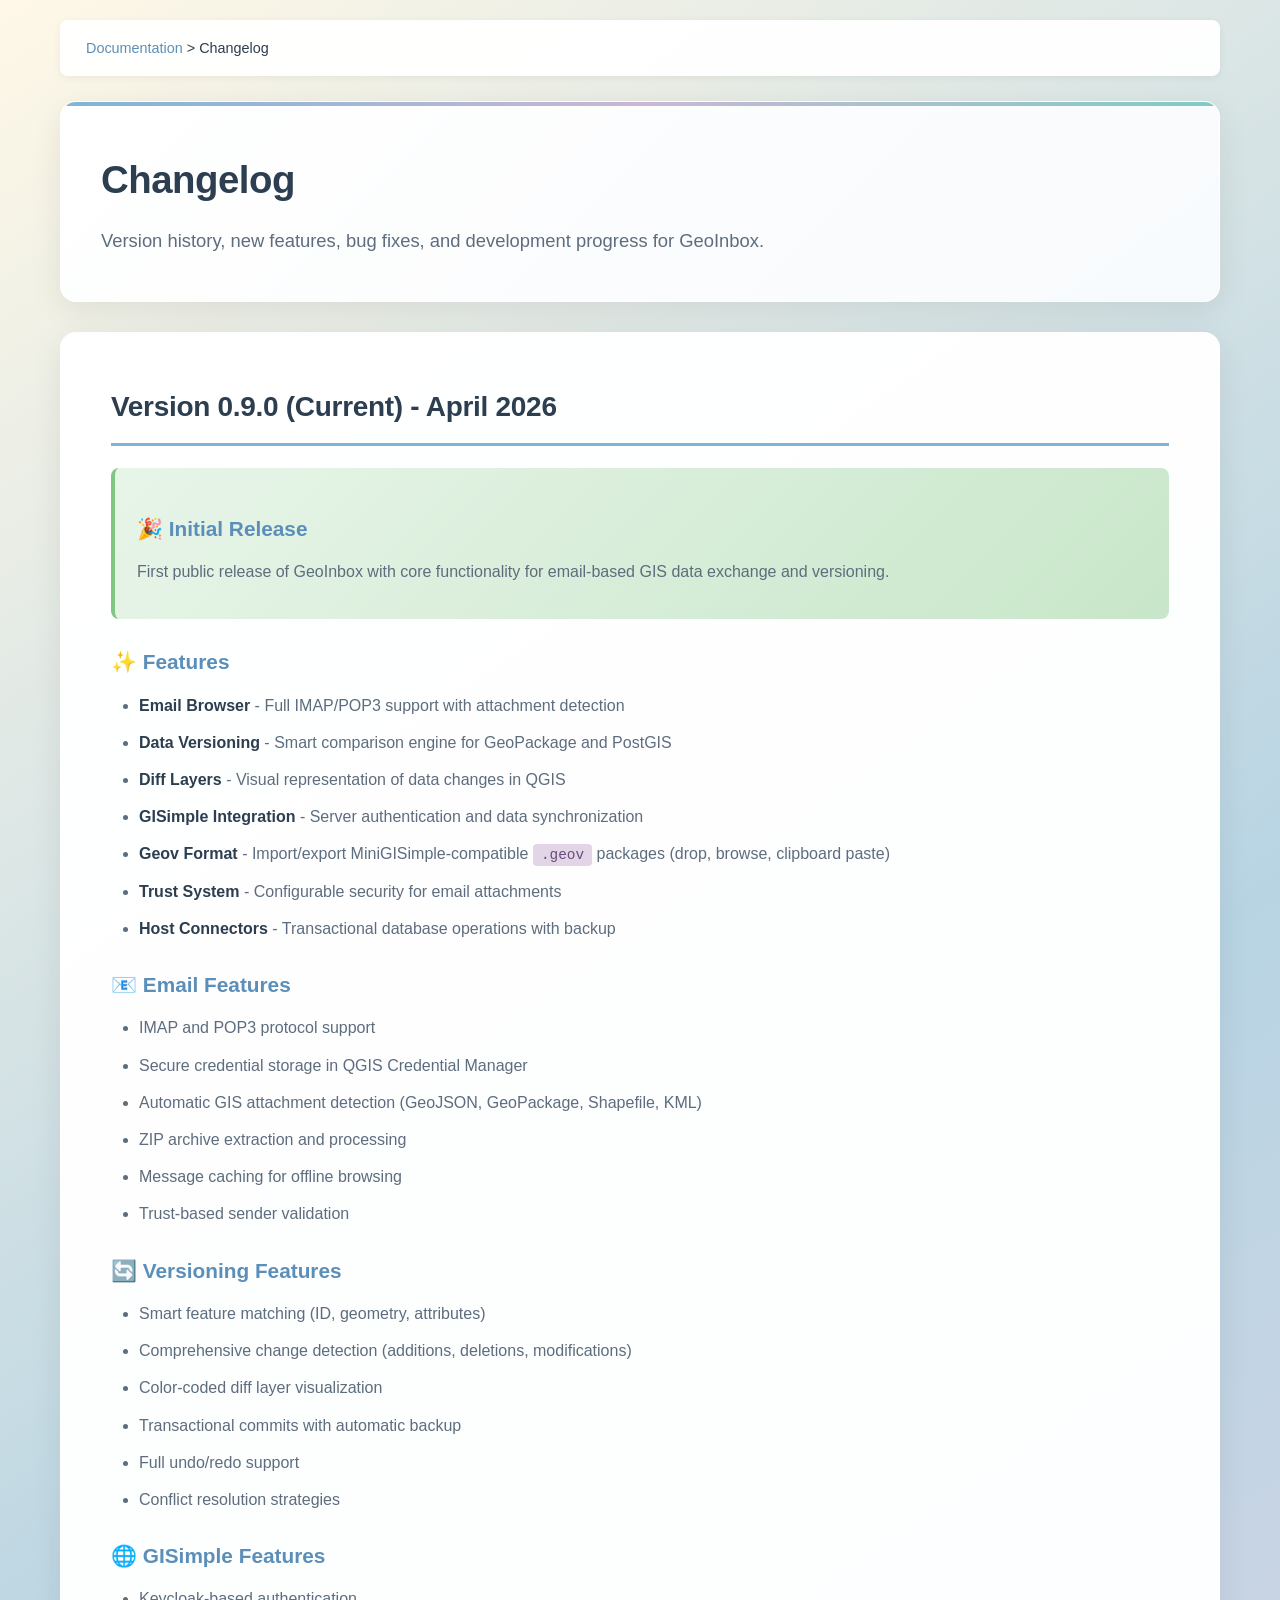
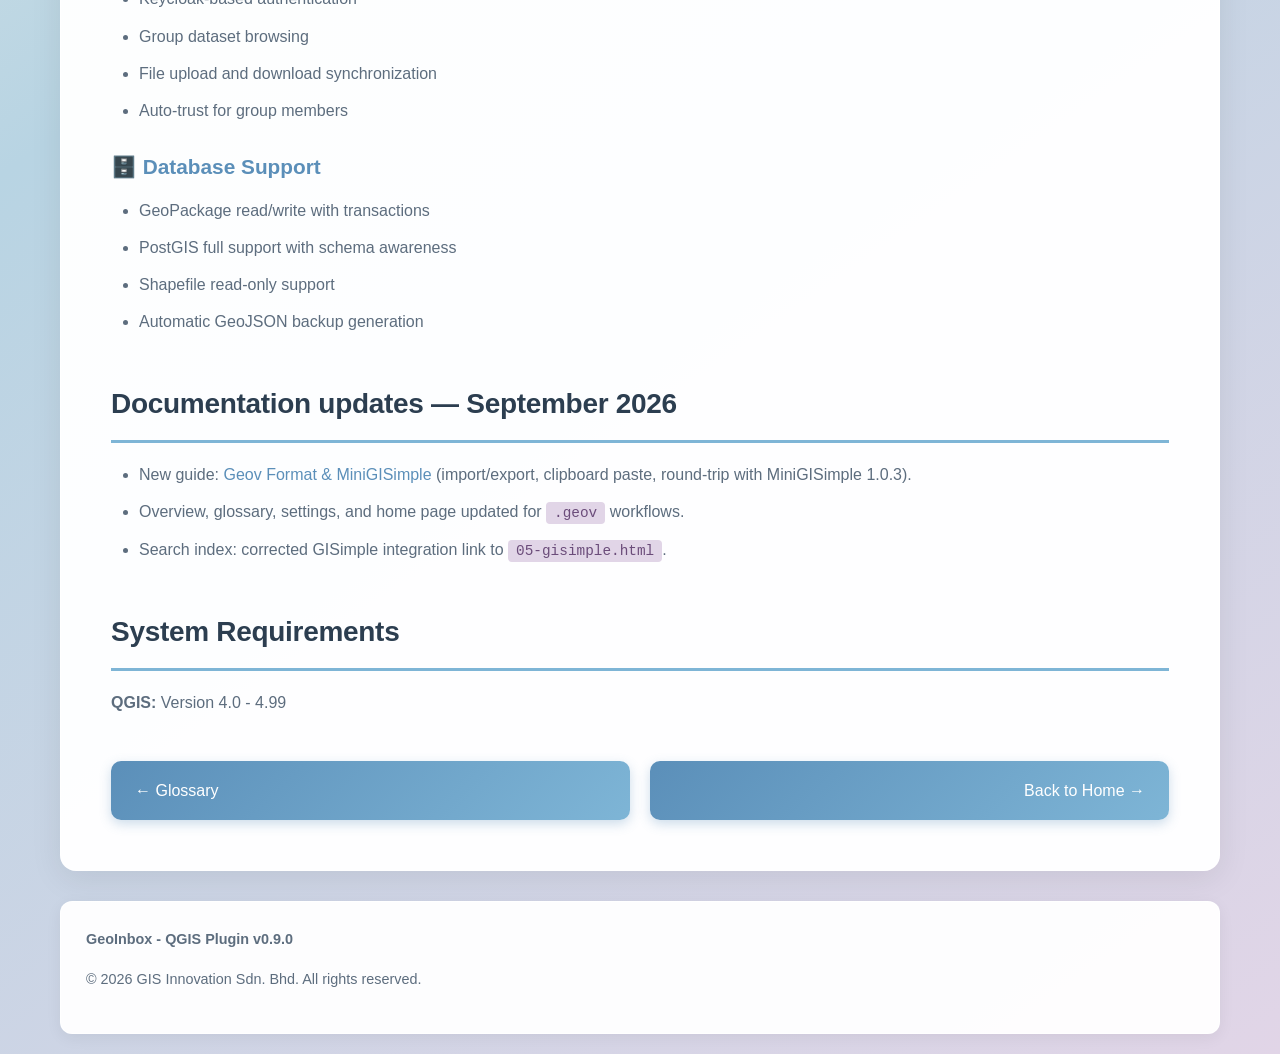
<file: Version/documentation/12-changelog.html>
<!DOCTYPE html>
<html lang="en">
<head>
    <meta charset="UTF-8">
    <meta name="viewport" content="width=device-width, initial-scale=1.0">
    <title>Changelog - GeoInbox Documentation</title>
    <meta name="description" content="Version history, new features, bug fixes, and development progress for GeoInbox.">
    <link rel="stylesheet" href="style.css">
</head>
<body id="top">
    <div class="container">
        <div class="breadcrumb">
            <a href="index.html">Documentation</a> > Changelog
        </div>
        
        <div class="page-header">
            <h1>Changelog</h1>
            <p>Version history, new features, bug fixes, and development progress for GeoInbox.</p>
        </div>
        
        <div class="content">
            <section>
                <h2>Version 0.9.0 (Current) - April 2026</h2>
                <div class="success">
                    <h3>🎉 Initial Release</h3>
                    <p>First public release of GeoInbox with core functionality for email-based GIS data exchange and versioning.</p>
                </div>
                
                <h3>✨ Features</h3>
                <ul>
                    <li><strong>Email Browser</strong> - Full IMAP/POP3 support with attachment detection</li>
                    <li><strong>Data Versioning</strong> - Smart comparison engine for GeoPackage and PostGIS</li>
                    <li><strong>Diff Layers</strong> - Visual representation of data changes in QGIS</li>
                    <li><strong>GISimple Integration</strong> - Server authentication and data synchronization</li>
                    <li><strong>Geov Format</strong> - Import/export MiniGISimple-compatible <code>.geov</code> packages (drop, browse, clipboard paste)</li>
                    <li><strong>Trust System</strong> - Configurable security for email attachments</li>
                    <li><strong>Host Connectors</strong> - Transactional database operations with backup</li>
                </ul>
                
                <h3>📧 Email Features</h3>
                <ul>
                    <li>IMAP and POP3 protocol support</li>
                    <li>Secure credential storage in QGIS Credential Manager</li>
                    <li>Automatic GIS attachment detection (GeoJSON, GeoPackage, Shapefile, KML)</li>
                    <li>ZIP archive extraction and processing</li>
                    <li>Message caching for offline browsing</li>
                    <li>Trust-based sender validation</li>
                </ul>
                
                <h3>🔄 Versioning Features</h3>
                <ul>
                    <li>Smart feature matching (ID, geometry, attributes)</li>
                    <li>Comprehensive change detection (additions, deletions, modifications)</li>
                    <li>Color-coded diff layer visualization</li>
                    <li>Transactional commits with automatic backup</li>
                    <li>Full undo/redo support</li>
                    <li>Conflict resolution strategies</li>
                </ul>
                
                <h3>🌐 GISimple Features</h3>
                <ul>
                    <li>Keycloak-based authentication</li>
                    <li>Group dataset browsing</li>
                    <li>File upload and download synchronization</li>
                    <li>Auto-trust for group members</li>
                </ul>
                
                <h3>🗄️ Database Support</h3>
                <ul>
                    <li>GeoPackage read/write with transactions</li>
                    <li>PostGIS full support with schema awareness</li>
                    <li>Shapefile read-only support</li>
                    <li>Automatic GeoJSON backup generation</li>
                </ul>
            </section>

            <section>
                <h2>Documentation updates — September 2026</h2>
                <ul>
                    <li>New guide: <a href="13-geov-minigisimple.html">Geov Format &amp; MiniGISimple</a> (import/export, clipboard paste, round-trip with MiniGISimple 1.0.3).</li>
                    <li>Overview, glossary, settings, and home page updated for <code>.geov</code> workflows.</li>
                    <li>Search index: corrected GISimple integration link to <code>05-gisimple.html</code>.</li>
                </ul>
            </section>

            <section>
                <h2>System Requirements</h2>
                <p><strong>QGIS:</strong> Version 4.0 - 4.99</p>
            </section>

            <div class="nav-buttons">
                <a href="11-glossary.html" class="nav-button prev">← Glossary</a>
                <a href="index.html" class="nav-button next">Back to Home →</a>
            </div>
        </div>
        
        <footer>
            <p><strong>GeoInbox - QGIS Plugin v0.9.0</strong></p>
            <p>&copy; 2026 GIS Innovation Sdn. Bhd. All rights reserved.</p>
        </footer>
    </div>
    
    <!-- Back to Top Button -->
    <a href="#top" class="back-to-top" id="backToTop" title="Back to Top">↑</a>
    
    <script>
        window.addEventListener('scroll', function() {
            var backToTop = document.getElementById('backToTop');
            if (window.scrollY > 300) {
                backToTop.classList.add('visible');
            } else {
                backToTop.classList.remove('visible');
            }
        });
    </script>
</body>
</html>
</file>
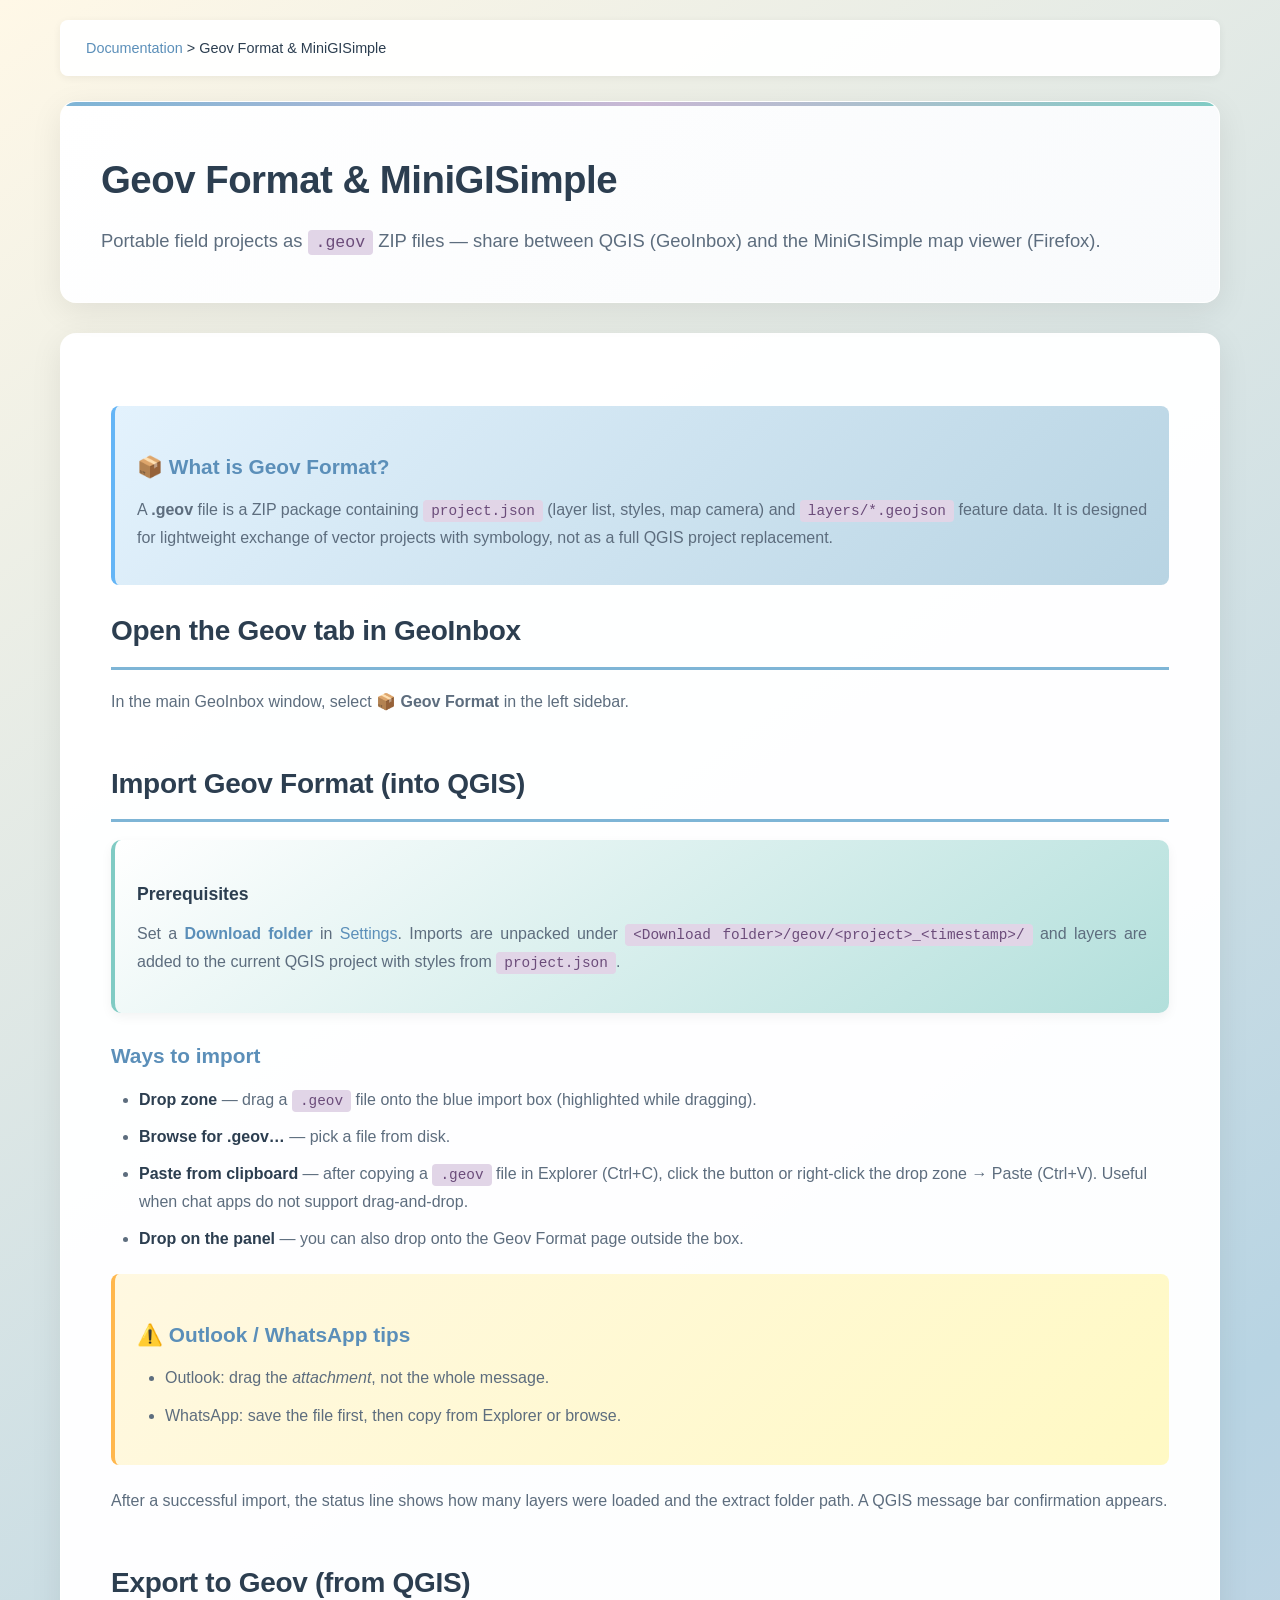
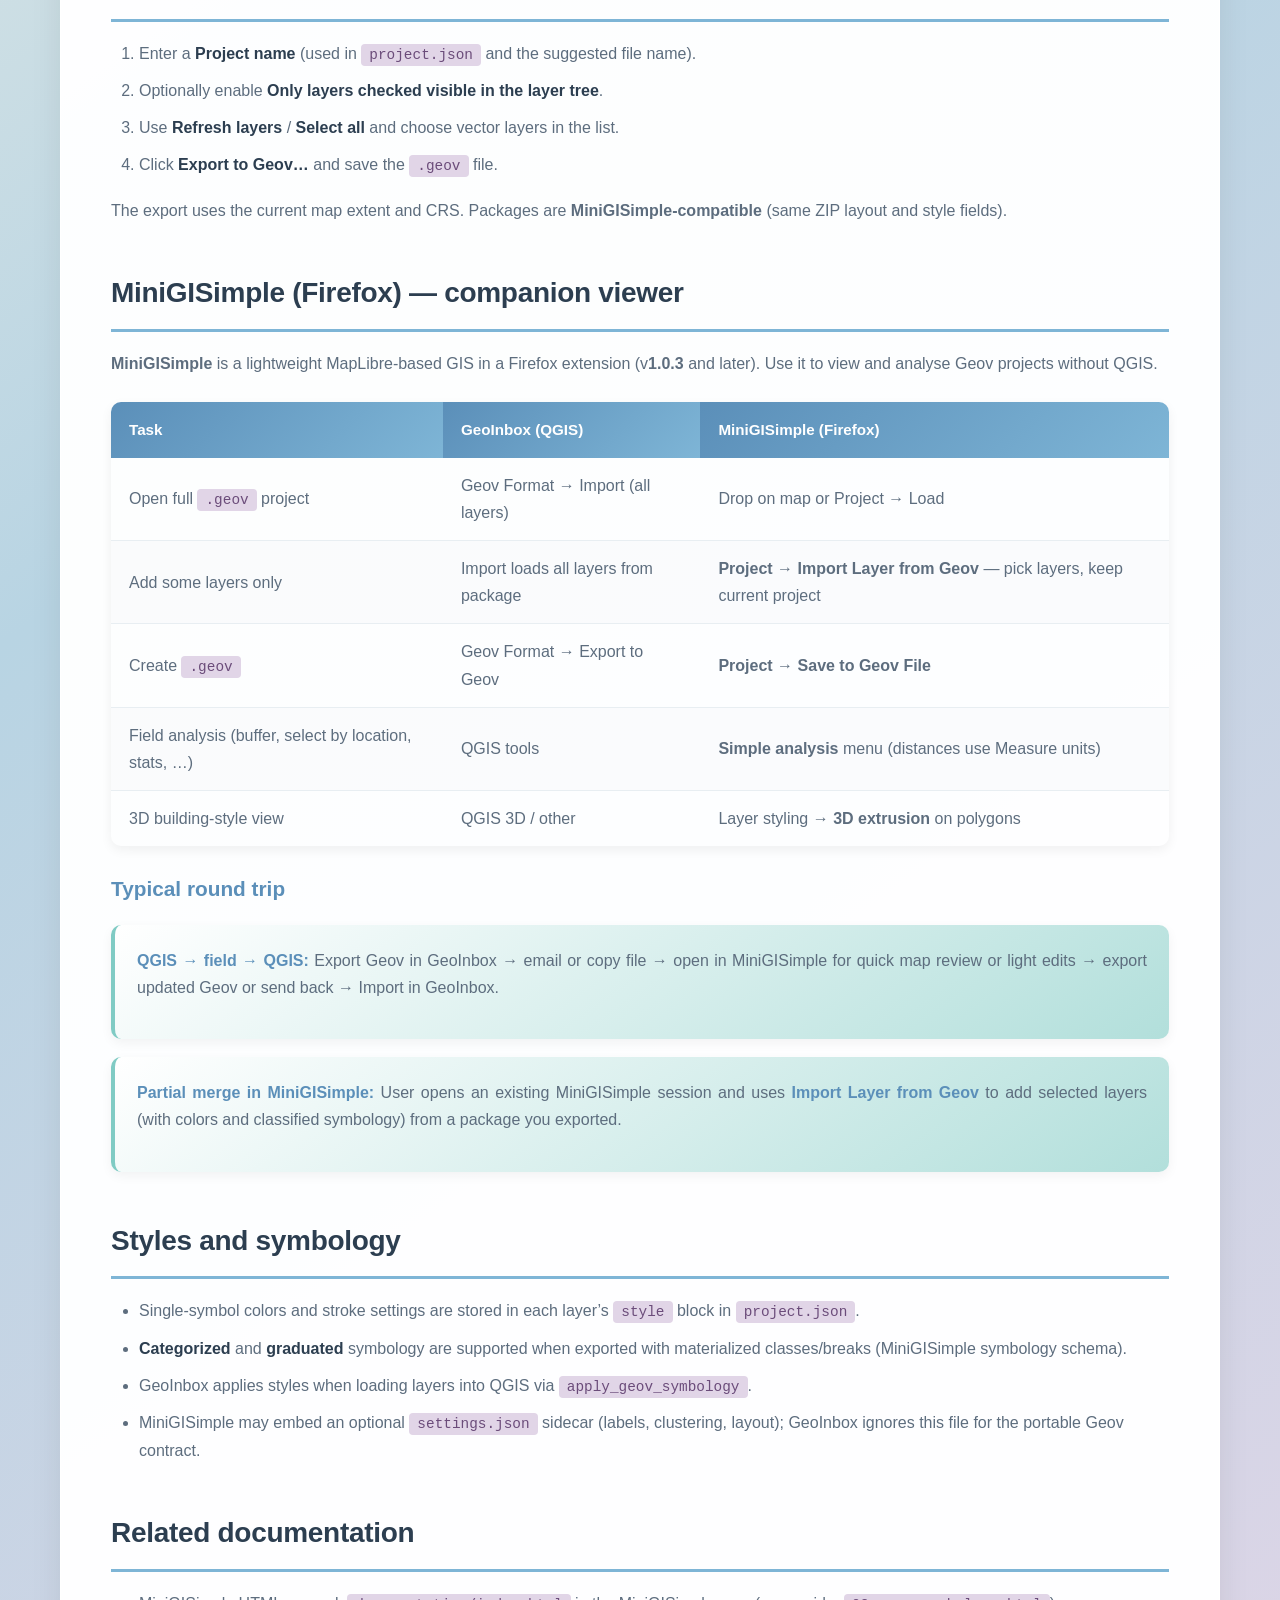
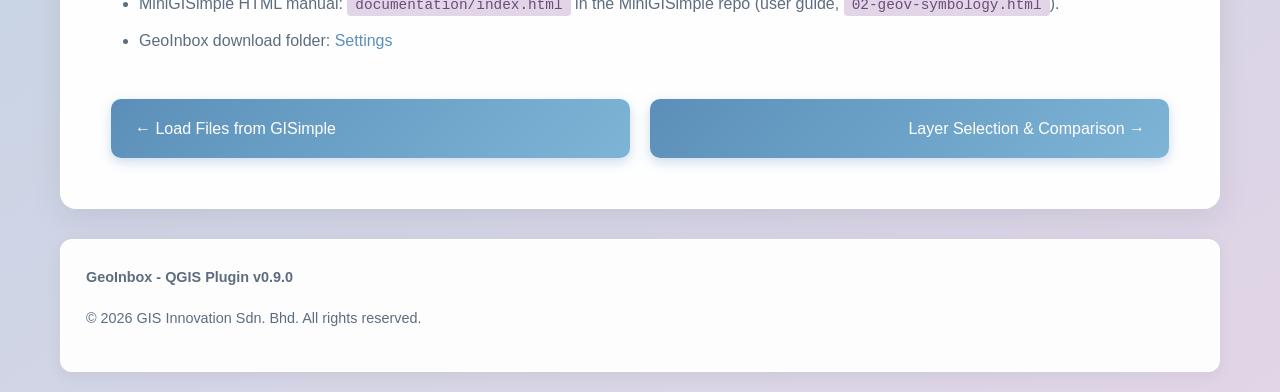
<file: Version/documentation/13-geov-minigisimple.html>
<!DOCTYPE html>
<html lang="en">
<head>
    <meta charset="UTF-8">
    <meta name="viewport" content="width=device-width, initial-scale=1.0">
    <title>Geov Format &amp; MiniGISimple - GeoInbox Documentation</title>
    <meta name="description" content="Import and export GeoVirtuallis .geov packages in QGIS with GeoInbox; exchange projects with MiniGISimple Firefox extension.">
    <link rel="stylesheet" href="style.css">
</head>
<body id="top">
    <div class="container">
        <div class="breadcrumb">
            <a href="index.html">Documentation</a> &gt; Geov Format &amp; MiniGISimple
        </div>

        <div class="page-header">
            <h1>Geov Format &amp; MiniGISimple</h1>
            <p>Portable field projects as <code>.geov</code> ZIP files — share between QGIS (GeoInbox) and the MiniGISimple map viewer (Firefox).</p>
        </div>

        <div class="content">
            <div class="note">
                <h3>📦 What is Geov Format?</h3>
                <p>A <strong>.geov</strong> file is a ZIP package containing <code>project.json</code> (layer list, styles, map camera) and <code>layers/*.geojson</code> feature data. It is designed for lightweight exchange of vector projects with symbology, not as a full QGIS project replacement.</p>
            </div>

            <section>
                <h2>Open the Geov tab in GeoInbox</h2>
                <p>In the main GeoInbox window, select <strong>📦 Geov Format</strong> in the left sidebar.</p>
            </section>

            <section>
                <h2>Import Geov Format (into QGIS)</h2>
                <div class="step-box">
                    <h4>Prerequisites</h4>
                    <p>Set a <strong>Download folder</strong> in <a href="10-settings.html">Settings</a>. Imports are unpacked under <code>&lt;Download folder&gt;/geov/&lt;project&gt;_&lt;timestamp&gt;/</code> and layers are added to the current QGIS project with styles from <code>project.json</code>.</p>
                </div>

                <h3>Ways to import</h3>
                <ul>
                    <li><strong>Drop zone</strong> — drag a <code>.geov</code> file onto the blue import box (highlighted while dragging).</li>
                    <li><strong>Browse for .geov…</strong> — pick a file from disk.</li>
                    <li><strong>Paste from clipboard</strong> — after copying a <code>.geov</code> file in Explorer (Ctrl+C), click the button or right-click the drop zone → Paste (Ctrl+V). Useful when chat apps do not support drag-and-drop.</li>
                    <li><strong>Drop on the panel</strong> — you can also drop onto the Geov Format page outside the box.</li>
                </ul>

                <div class="warning">
                    <h3>⚠️ Outlook / WhatsApp tips</h3>
                    <ul>
                        <li>Outlook: drag the <em>attachment</em>, not the whole message.</li>
                        <li>WhatsApp: save the file first, then copy from Explorer or browse.</li>
                    </ul>
                </div>

                <p>After a successful import, the status line shows how many layers were loaded and the extract folder path. A QGIS message bar confirmation appears.</p>
            </section>

            <section>
                <h2>Export to Geov (from QGIS)</h2>
                <ol>
                    <li>Enter a <strong>Project name</strong> (used in <code>project.json</code> and the suggested file name).</li>
                    <li>Optionally enable <strong>Only layers checked visible in the layer tree</strong>.</li>
                    <li>Use <strong>Refresh layers</strong> / <strong>Select all</strong> and choose vector layers in the list.</li>
                    <li>Click <strong>Export to Geov…</strong> and save the <code>.geov</code> file.</li>
                </ol>
                <p>The export uses the current map extent and CRS. Packages are <strong>MiniGISimple-compatible</strong> (same ZIP layout and style fields).</p>
            </section>

            <section>
                <h2>MiniGISimple (Firefox) — companion viewer</h2>
                <p><strong>MiniGISimple</strong> is a lightweight MapLibre-based GIS in a Firefox extension (v<strong>1.0.3</strong> and later). Use it to view and analyse Geov projects without QGIS.</p>

                <table class="format-table">
                    <thead>
                        <tr>
                            <th>Task</th>
                            <th>GeoInbox (QGIS)</th>
                            <th>MiniGISimple (Firefox)</th>
                        </tr>
                    </thead>
                    <tbody>
                        <tr>
                            <td>Open full <code>.geov</code> project</td>
                            <td>Geov Format → Import (all layers)</td>
                            <td>Drop on map or Project → Load</td>
                        </tr>
                        <tr>
                            <td>Add some layers only</td>
                            <td>Import loads all layers from package</td>
                            <td><strong>Project → Import Layer from Geov</strong> — pick layers, keep current project</td>
                        </tr>
                        <tr>
                            <td>Create <code>.geov</code></td>
                            <td>Geov Format → Export to Geov</td>
                            <td><strong>Project → Save to Geov File</strong></td>
                        </tr>
                        <tr>
                            <td>Field analysis (buffer, select by location, stats, …)</td>
                            <td>QGIS tools</td>
                            <td><strong>Simple analysis</strong> menu (distances use Measure units)</td>
                        </tr>
                        <tr>
                            <td>3D building-style view</td>
                            <td>QGIS 3D / other</td>
                            <td>Layer styling → <strong>3D extrusion</strong> on polygons</td>
                        </tr>
                    </tbody>
                </table>

                <h3>Typical round trip</h3>
                <div class="step-box">
                    <p><strong>QGIS → field → QGIS:</strong> Export Geov in GeoInbox → email or copy file → open in MiniGISimple for quick map review or light edits → export updated Geov or send back → Import in GeoInbox.</p>
                </div>
                <div class="step-box">
                    <p><strong>Partial merge in MiniGISimple:</strong> User opens an existing MiniGISimple session and uses <strong>Import Layer from Geov</strong> to add selected layers (with colors and classified symbology) from a package you exported.</p>
                </div>
            </section>

            <section>
                <h2>Styles and symbology</h2>
                <ul>
                    <li>Single-symbol colors and stroke settings are stored in each layer’s <code>style</code> block in <code>project.json</code>.</li>
                    <li><strong>Categorized</strong> and <strong>graduated</strong> symbology are supported when exported with materialized classes/breaks (MiniGISimple symbology schema).</li>
                    <li>GeoInbox applies styles when loading layers into QGIS via <code>apply_geov_symbology</code>.</li>
                    <li>MiniGISimple may embed an optional <code>settings.json</code> sidecar (labels, clustering, layout); GeoInbox ignores this file for the portable Geov contract.</li>
                </ul>
            </section>

            <section>
                <h2>Related documentation</h2>
                <ul>
                    <li>MiniGISimple HTML manual: <code>documentation/index.html</code> in the MiniGISimple repo (user guide, <code>02-geov-symbology.html</code>).</li>
                    <li>GeoInbox download folder: <a href="10-settings.html">Settings</a></li>
                </ul>
            </section>

            <div class="nav-buttons">
                <a href="05-gisimple.html" class="nav-button prev">← Load Files from GISimple</a>
                <a href="04-versioning.html" class="nav-button next">Layer Selection &amp; Comparison →</a>
            </div>
        </div>

        <footer>
            <p><strong>GeoInbox - QGIS Plugin v0.9.0</strong></p>
            <p>&copy; 2026 GIS Innovation Sdn. Bhd. All rights reserved.</p>
        </footer>
    </div>

    <a href="#top" class="back-to-top" id="backToTop" title="Back to Top">↑</a>
    <script>
        window.addEventListener('scroll', function() {
            var backToTop = document.getElementById('backToTop');
            if (window.scrollY > 300) {
                backToTop.classList.add('visible');
            } else {
                backToTop.classList.remove('visible');
            }
        });
    </script>
</body>
</html>
</file>
<file: Version/documentation/style.css>
/* ============================================
   Q2G Documentation - Professional Pastel Theme
   GeoServer Connector for QGIS
   ============================================ */

* {
    margin: 0;
    padding: 0;
    box-sizing: border-box;
}

:root {
    /* Pastel Color Palette */
    --pastel-blue: #B8D4E3;
    --pastel-blue-dark: #7EB5D6;
    --pastel-green: #C8E6C9;
    --pastel-green-dark: #A5D6A7;
    --pastel-lavender: #E1D5E7;
    --pastel-lavender-dark: #C9B8D4;
    --pastel-peach: #FFDAB9;
    --pastel-peach-dark: #FFCBA4;
    --pastel-mint: #B2DFDB;
    --pastel-mint-dark: #80CBC4;
    --pastel-cream: #FFF8E7;
    --pastel-rose: #F8D7DA;
    --pastel-yellow: #FFF9C4;
    
    /* Text Colors */
    --text-primary: #2C3E50;
    --text-secondary: #5D6D7E;
    --text-muted: #7F8C8D;
    
    /* Accent Colors */
    --accent-primary: #5B8FB9;
    --accent-secondary: #7EB5D6;
    --accent-success: #81C784;
    --accent-warning: #FFB74D;
    --accent-error: #E57373;
    --accent-info: #64B5F6;
}

body {
    font-family: 'Segoe UI', -apple-system, BlinkMacSystemFont, 'Roboto', 'Helvetica Neue', Arial, sans-serif;
    line-height: 1.7;
    color: var(--text-primary);
    background: linear-gradient(145deg, var(--pastel-cream) 0%, var(--pastel-blue) 50%, var(--pastel-lavender) 100%);
    min-height: 100vh;
    padding: 20px 0;
    margin: 0;
}

.container {
    max-width: 1200px;
    width: 100%;
    margin: 0 auto;
    padding: 0 20px;
    box-sizing: border-box;
}

/* Breadcrumb Navigation */
.breadcrumb {
    background: rgba(255, 255, 255, 0.95);
    padding: 15px 25px;
    border-radius: 8px;
    margin-bottom: 25px;
    font-size: 0.9em;
    box-shadow: 0 2px 8px rgba(0,0,0,0.06);
    border: 1px solid rgba(255,255,255,0.8);
}

.breadcrumb a {
    color: var(--accent-primary);
    text-decoration: none;
    font-weight: 500;
    transition: color 0.2s ease;
}

.breadcrumb a:hover {
    color: var(--accent-secondary);
    text-decoration: none;
}

/* Page Header */
.page-header {
    background: linear-gradient(135deg, rgba(255,255,255,0.98) 0%, rgba(248,250,252,0.98) 100%);
    padding: 45px 40px;
    border-radius: 16px;
    box-shadow: 0 8px 32px rgba(0,0,0,0.08);
    margin-bottom: 30px;
    border: 1px solid rgba(255,255,255,0.9);
    position: relative;
    overflow: hidden;
}

.page-header::before {
    content: '';
    position: absolute;
    top: 0;
    left: 0;
    right: 0;
    height: 4px;
    background: linear-gradient(90deg, var(--pastel-blue-dark), var(--pastel-lavender-dark), var(--pastel-mint-dark));
}

.page-header h1 {
    color: var(--text-primary);
    font-size: clamp(1.6em, 4vw, 2.4em);
    margin-bottom: 12px;
    font-weight: 600;
    letter-spacing: -0.5px;
}

.page-header p {
    color: var(--text-secondary);
    font-size: clamp(1em, 2vw, 1.15em);
    margin: 0;
}

/* Main Content Area */
.content {
    background: rgba(255, 255, 255, 0.97);
    padding: clamp(25px, 4vw, 50px);
    border-radius: 16px;
    box-shadow: 0 8px 32px rgba(0,0,0,0.08);
    margin-bottom: 30px;
    border: 1px solid rgba(255,255,255,0.9);
}

section {
    margin-bottom: 45px;
}

section:last-child {
    margin-bottom: 0;
}

/* Headings */
h2 {
    color: var(--text-primary);
    font-size: clamp(1.35em, 3vw, 1.75em);
    margin-bottom: 18px;
    padding-bottom: 12px;
    border-bottom: 3px solid var(--pastel-blue-dark);
    font-weight: 600;
    letter-spacing: -0.3px;
}

h3 {
    color: var(--accent-primary);
    font-size: clamp(1.1em, 2.5vw, 1.3em);
    margin-top: 25px;
    margin-bottom: 12px;
    font-weight: 600;
}

h4 {
    color: var(--text-primary);
    font-size: clamp(1em, 2vw, 1.1em);
    margin-top: 18px;
    margin-bottom: 10px;
    font-weight: 600;
}

/* Text Elements */
p {
    margin-bottom: 16px;
    text-align: justify;
    color: var(--text-secondary);
}

ul, ol {
    margin-left: 28px;
    margin-bottom: 18px;
}

li {
    margin-bottom: 10px;
    color: var(--text-secondary);
}

li strong {
    color: var(--text-primary);
}

/* Links */
a {
    color: var(--accent-primary);
    text-decoration: none;
    transition: color 0.2s ease;
}

a:hover {
    color: var(--accent-secondary);
    text-decoration: underline;
}

/* Code Styling */
code {
    background: var(--pastel-lavender);
    padding: 3px 8px;
    border-radius: 4px;
    font-family: 'Consolas', 'Monaco', 'Courier New', monospace;
    color: #6B4C7A;
    font-size: 0.9em;
}

pre {
    background: linear-gradient(135deg, #F8F9FA 0%, #F1F3F4 100%);
    padding: 20px;
    border-radius: 10px;
    overflow-x: auto;
    margin-bottom: 18px;
    border-left: 4px solid var(--pastel-blue-dark);
    box-shadow: inset 0 2px 4px rgba(0,0,0,0.04);
}

pre code {
    background: none;
    padding: 0;
    color: var(--text-primary);
    font-size: 0.88em;
    line-height: 1.6;
}

/* Feature Grid */
.feature-grid {
    display: grid;
    grid-template-columns: repeat(auto-fit, minmax(220px, 1fr));
    gap: 20px;
    margin: 25px 0;
}

.feature-card {
    background: linear-gradient(145deg, #FFFFFF 0%, var(--pastel-cream) 100%);
    padding: 25px;
    border-radius: 12px;
    border-left: 4px solid var(--pastel-blue-dark);
    transition: all 0.3s ease;
    box-shadow: 0 4px 12px rgba(0,0,0,0.05);
}

.feature-card:hover {
    transform: translateY(-3px);
    box-shadow: 0 8px 24px rgba(0,0,0,0.1);
}

.feature-card h3 {
    margin-top: 0;
    color: var(--accent-primary);
    font-size: 1.1em;
}

.feature-card p {
    margin-bottom: 0;
    font-size: 0.95em;
}

/* Tables */
.format-table {
    width: 100%;
    border-collapse: collapse;
    margin: 25px 0;
    border-radius: 10px;
    overflow: hidden;
    box-shadow: 0 4px 12px rgba(0,0,0,0.06);
}

.format-table th {
    background: linear-gradient(135deg, var(--accent-primary) 0%, var(--accent-secondary) 100%);
    color: white;
    padding: 15px 18px;
    text-align: left;
    font-weight: 600;
    font-size: 0.95em;
}

.format-table td {
    padding: 14px 18px;
    border-bottom: 1px solid #E8EEF2;
    color: var(--text-secondary);
}

.format-table tr:last-child td {
    border-bottom: none;
}

.format-table tr:hover {
    background: var(--pastel-cream);
}

.format-table tr:nth-child(even) {
    background: rgba(248, 250, 252, 0.5);
}

/* Alert Boxes */
.note {
    background: linear-gradient(135deg, #E3F2FD 0%, var(--pastel-blue) 100%);
    border-left: 4px solid var(--accent-info);
    padding: 18px 22px;
    margin: 22px 0;
    border-radius: 8px;
    color: #1565C0;
}

.warning {
    background: linear-gradient(135deg, #FFF8E1 0%, var(--pastel-yellow) 100%);
    border-left: 4px solid var(--accent-warning);
    padding: 18px 22px;
    margin: 22px 0;
    border-radius: 8px;
    color: #E65100;
}

.error {
    background: linear-gradient(135deg, #FFEBEE 0%, var(--pastel-rose) 100%);
    border-left: 4px solid var(--accent-error);
    padding: 18px 22px;
    margin: 22px 0;
    border-radius: 8px;
    color: #C62828;
}

.success {
    background: linear-gradient(135deg, #E8F5E9 0%, var(--pastel-green) 100%);
    border-left: 4px solid var(--accent-success);
    padding: 18px 22px;
    margin: 22px 0;
    border-radius: 8px;
    color: #2E7D32;
}

/* Step Box */
.step-box {
    background: linear-gradient(145deg, #FFFFFF 0%, var(--pastel-mint) 100%);
    padding: 22px;
    margin: 18px 0;
    border-radius: 10px;
    border-left: 4px solid var(--pastel-mint-dark);
    box-shadow: 0 4px 12px rgba(0,0,0,0.05);
}

.step-box strong {
    color: var(--accent-primary);
}

/* Image Container */
.image-container {
    text-align: center;
    margin: 25px 0;
}

.image-container img {
    max-width: 100%;
    height: auto;
    border-radius: 12px;
    box-shadow: 0 8px 24px rgba(0,0,0,0.12);
}

.image-caption {
    font-size: 0.9em;
    color: var(--text-muted);
    margin-top: 12px;
    font-style: italic;
}

/* Footer */
footer {
    background: rgba(255, 255, 255, 0.95);
    padding: 25px;
    border-radius: 12px;
    text-align: center;
    color: var(--text-muted);
    box-shadow: 0 4px 16px rgba(0,0,0,0.06);
    border: 1px solid rgba(255,255,255,0.8);
    font-size: 0.9em;
}

/* Navigation Buttons */
.nav-buttons {
    display: flex;
    justify-content: space-between;
    margin-top: 35px;
    gap: 20px;
}

.nav-button {
    flex: 1;
    padding: 16px 24px;
    background: linear-gradient(135deg, var(--accent-primary) 0%, var(--accent-secondary) 100%);
    color: white;
    text-decoration: none;
    border-radius: 10px;
    text-align: center;
    transition: all 0.3s ease;
    font-weight: 500;
    box-shadow: 0 4px 12px rgba(91, 143, 185, 0.3);
}

.nav-button:hover {
    transform: translateY(-2px);
    box-shadow: 0 6px 20px rgba(91, 143, 185, 0.4);
    text-decoration: none;
    color: white;
}

.nav-button.prev {
    text-align: left;
}

.nav-button.next {
    text-align: right;
}

/* Responsive Design */
@media (max-width: 768px) {
    body {
        padding: 10px 0;
    }
    
    .container {
        padding: 0 15px;
    }
    
    .page-header {
        padding: 30px 25px;
    }
    
    .page-header h1 {
        font-size: 1.6em;
    }
    
    .content {
        padding: 25px;
    }
    
    h2 {
        font-size: 1.35em;
    }
    
    .feature-grid {
        grid-template-columns: 1fr;
    }
    
    .nav-buttons {
        flex-direction: column;
    }
    
    .format-table {
        font-size: 0.9em;
    }
    
    .format-table th,
    .format-table td {
        padding: 10px 12px;
    }
}

/* Table of Contents */
.toc {
    background: linear-gradient(145deg, #FFFFFF 0%, var(--pastel-lavender) 100%);
    padding: 25px 30px;
    border-radius: 12px;
    margin-bottom: 35px;
    border: 1px solid rgba(201, 184, 212, 0.3);
    box-shadow: 0 4px 16px rgba(0,0,0,0.05);
}

.toc h3 {
    color: var(--text-primary);
    margin: 0 0 18px 0;
    font-size: 1.15em;
    font-weight: 600;
    display: flex;
    align-items: center;
    gap: 10px;
}

.toc h3::before {
    content: '📑';
    font-size: 1.2em;
}

.toc ul {
    list-style: none;
    margin: 0;
    padding: 0;
    columns: 2;
    column-gap: 30px;
}

.toc li {
    margin-bottom: 10px;
    padding-left: 0;
    break-inside: avoid;
}

.toc a {
    display: inline-block;
    color: var(--text-secondary);
    text-decoration: none;
    padding: 10px 18px;
    border-radius: 8px;
    font-size: 0.95em;
    font-weight: 500;
    transition: all 0.1s ease;
    background: rgba(255, 255, 255, 0.6);
}

.toc a:hover {
    color: var(--text-primary);
    background: var(--pastel-lavender);
    text-decoration: none;
}


@media (max-width: 768px) {
    .toc ul {
        columns: 1;
    }
}

/* Back to Top Button */
.back-to-top {
    position: fixed;
    bottom: 30px;
    right: 30px;
    width: 50px;
    height: 50px;
    background: linear-gradient(135deg, var(--pastel-mint-dark) 0%, var(--pastel-blue-dark) 100%);
    color: white;
    border: none;
    border-radius: 50%;
    cursor: pointer;
    font-size: 1.4em;
    display: flex;
    align-items: center;
    justify-content: center;
    box-shadow: 0 4px 16px rgba(0,0,0,0.15);
    transition: all 0.3s ease;
    z-index: 1000;
    opacity: 0;
    visibility: hidden;
    text-decoration: none;
}

.back-to-top.visible {
    opacity: 1;
    visibility: visible;
}

.back-to-top:hover {
    transform: translateY(-5px) scale(1.1);
    box-shadow: 0 8px 24px rgba(0,0,0,0.2);
    background: linear-gradient(135deg, var(--accent-primary) 0%, var(--pastel-lavender-dark) 100%);
    text-decoration: none;
    color: white;
}

.back-to-top:active {
    transform: translateY(-2px) scale(1.05);
}

/* Section anchors for smooth scrolling */
section[id] {
    scroll-margin-top: 20px;
}

html {
    scroll-behavior: smooth;
}

/* Print Styles */
@media print {
    body {
        background: white;
    }
    
    .container {
        max-width: 100%;
    }
    
    .page-header,
    .content,
    footer {
        box-shadow: none;
        border: 1px solid #ddd;
    }
    
    .nav-buttons {
        display: none;
    }
}
</file>
